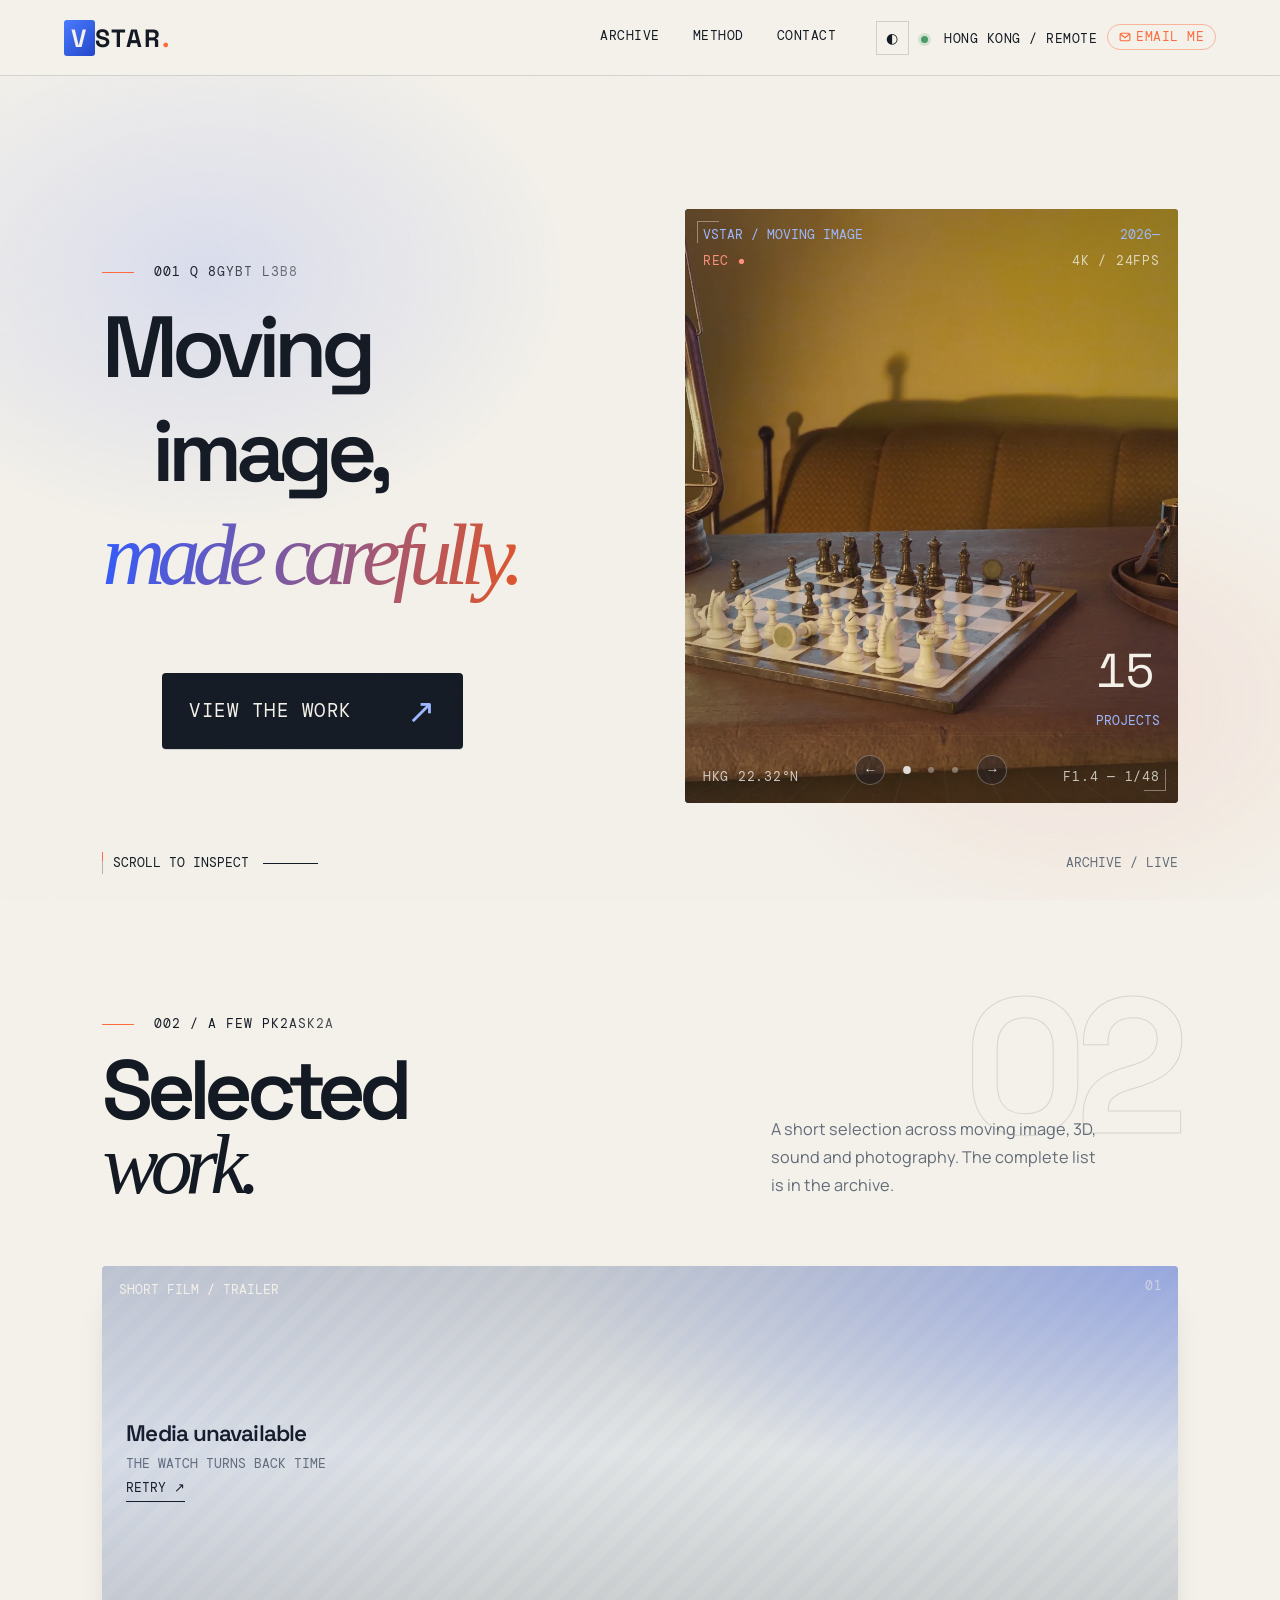
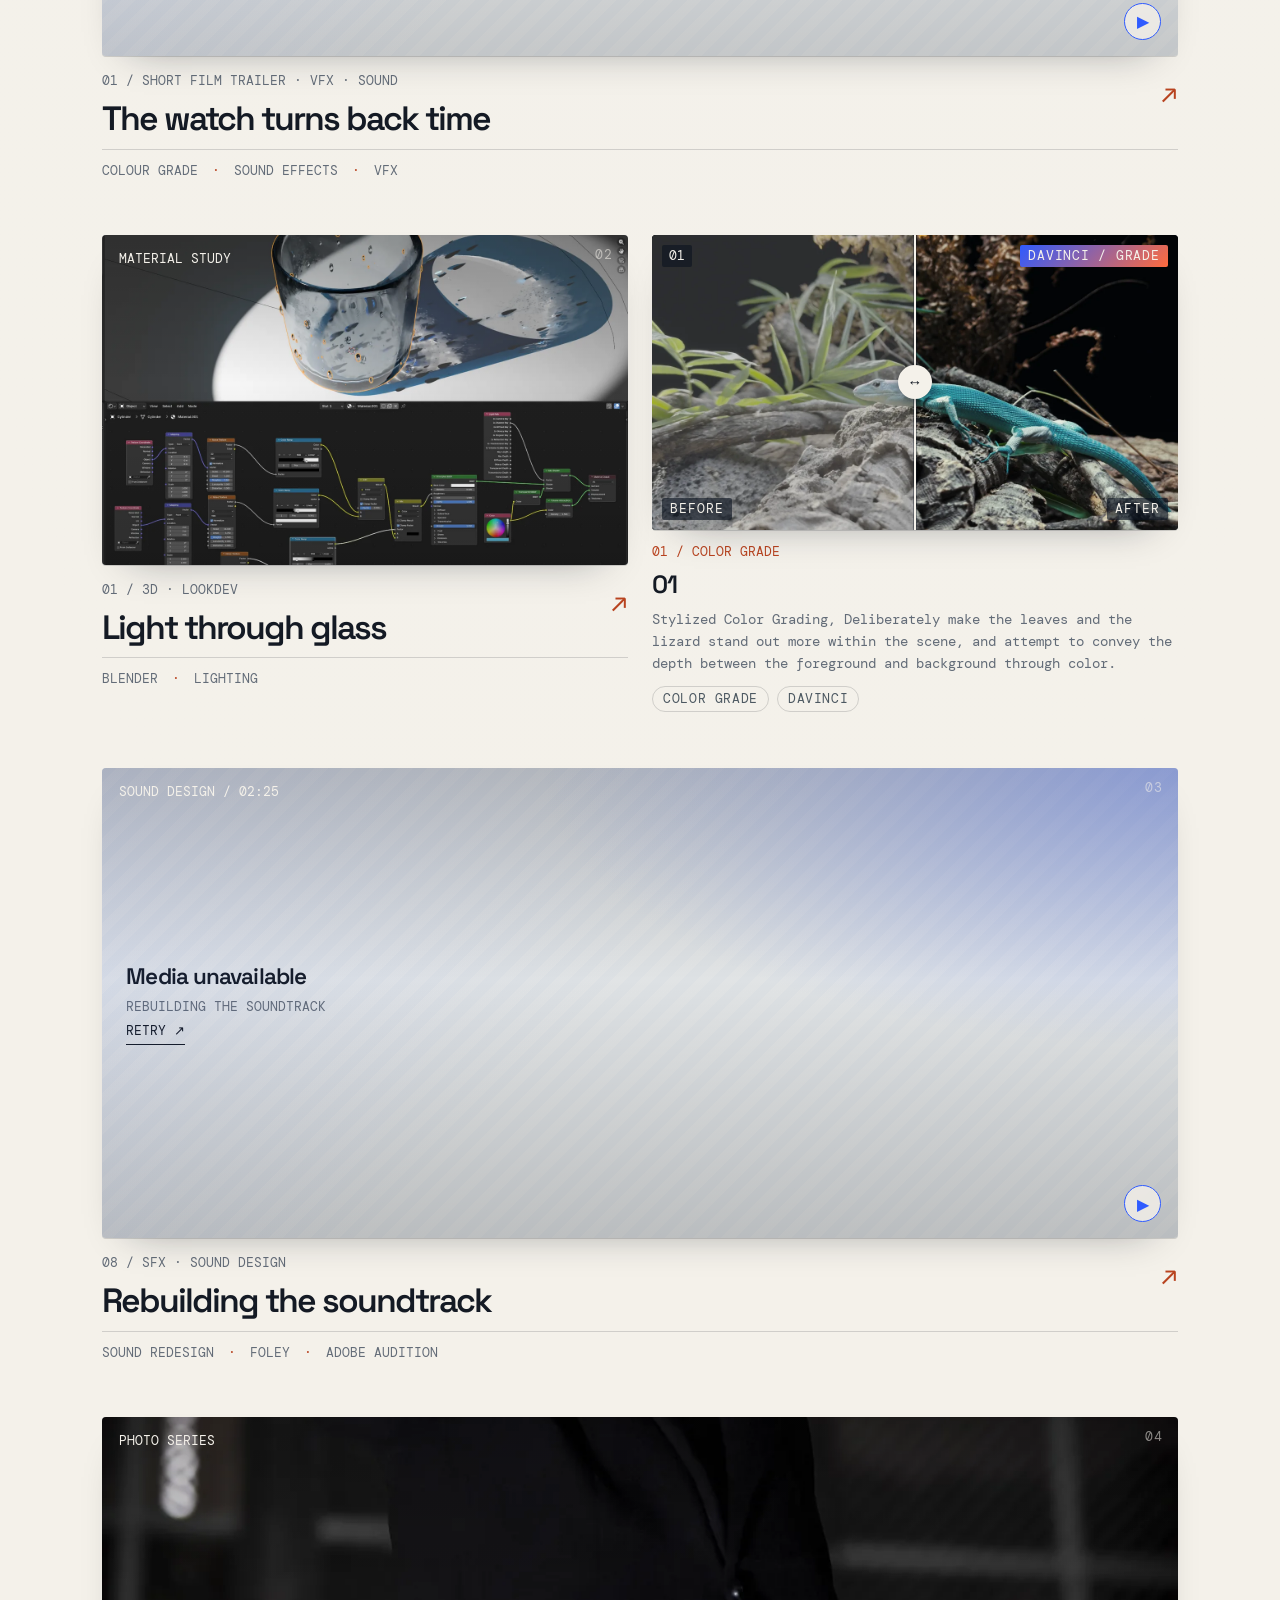
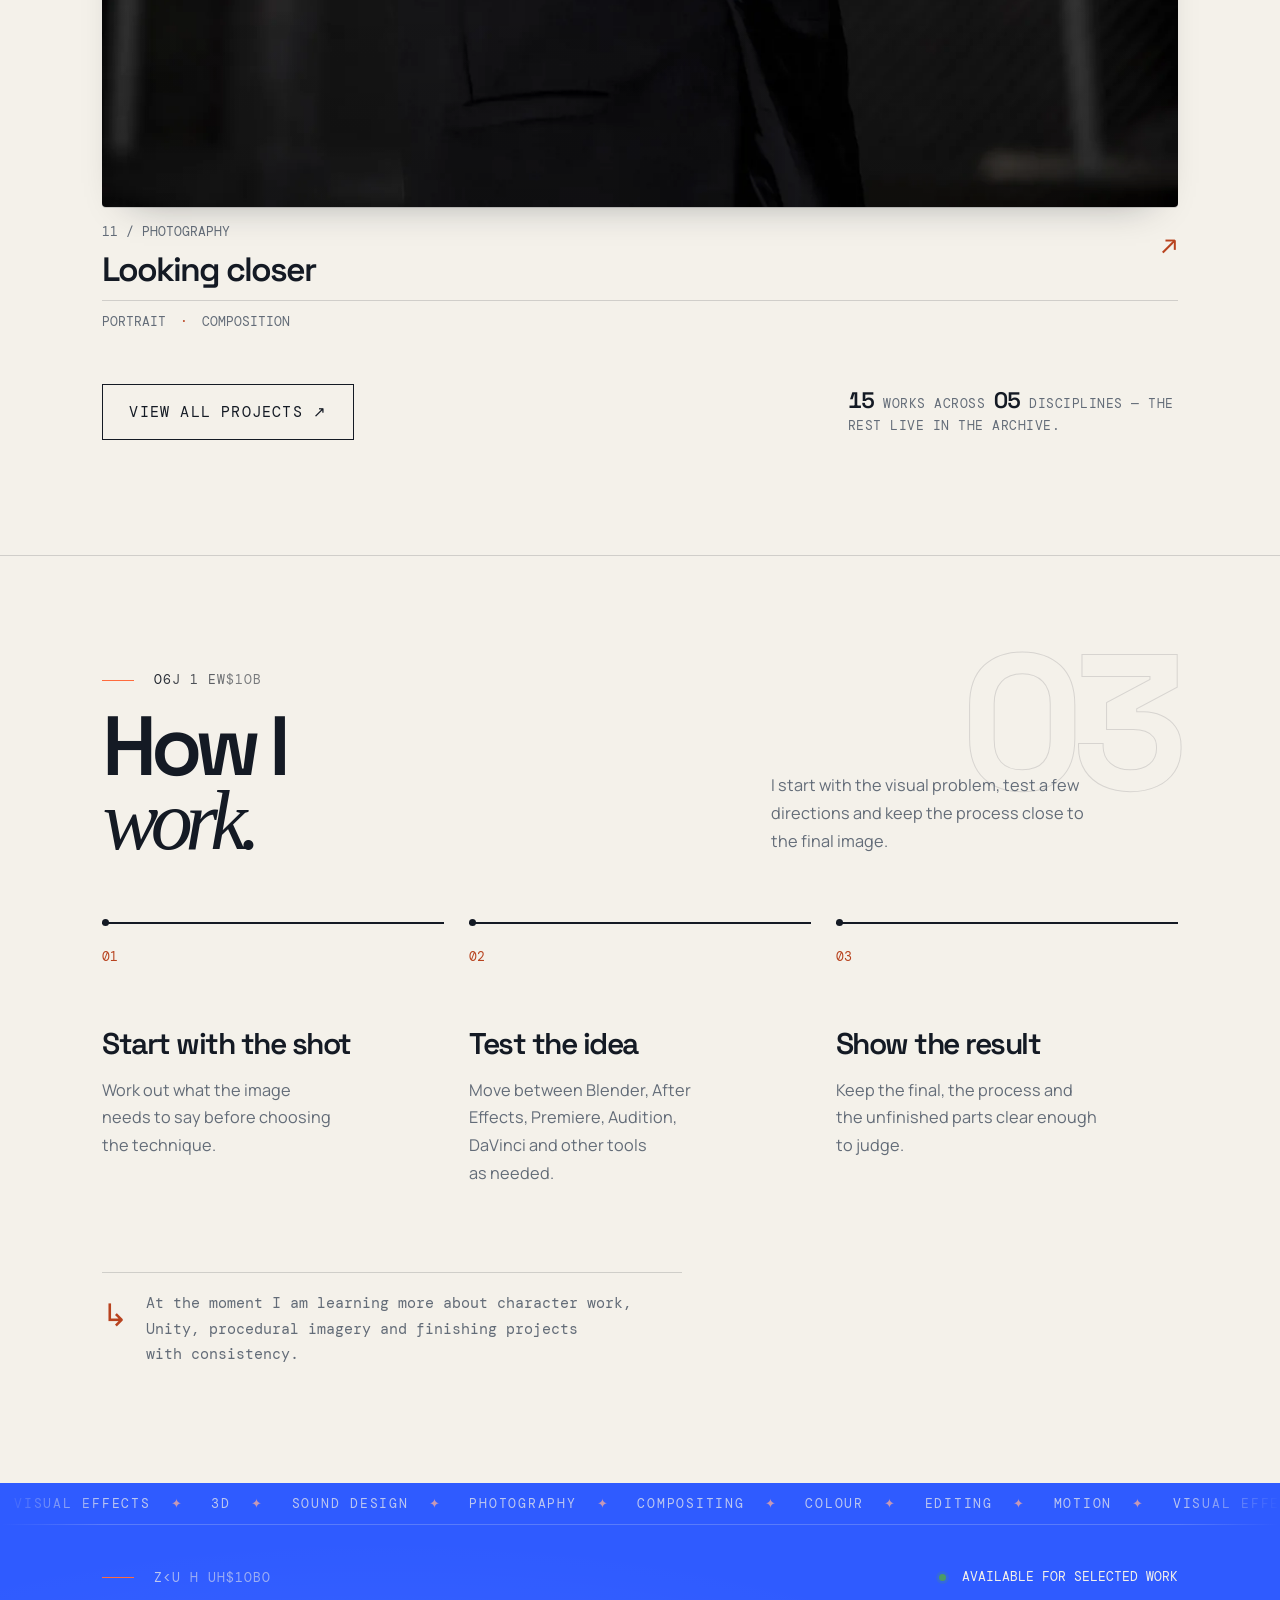
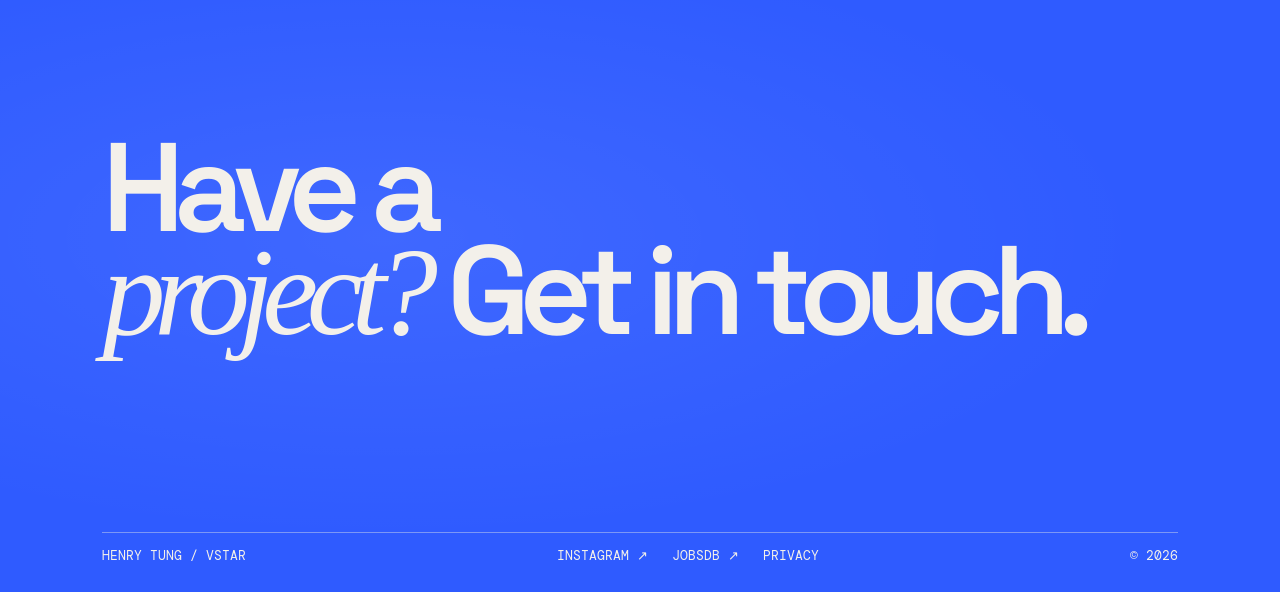
<file: index.html>
<!doctype html>
<html lang="en">
  <head>
    <meta charset="UTF-8" />
    <meta name="viewport" content="width=device-width, initial-scale=1.0" />
    <meta name="description" content="Henry Tung / Vstar — VFX, 3D, sound and photography portfolio." />
    <title>VSTAR / Visual Systems</title>
    <link rel="icon" type="image/svg+xml" href="./favicon.svg" />
    <meta property="og:title" content="VSTAR / Visual Systems" />
    <meta property="og:description" content="VFX, 3D, sound and photography portfolio by Henry Tung." />
    <meta property="og:type" content="website" />
    <meta property="og:image" content="https://rm-vstar.github.io/og-image.png" />
    <meta name="twitter:card" content="summary_large_image" />
    <link rel="preconnect" href="https://fonts.googleapis.com" />
    <link rel="preconnect" href="https://fonts.gstatic.com" crossorigin />
    <link rel="stylesheet" href="https://fonts.googleapis.com/css2?family=DM+Mono:wght@400;500&family=Manrope:wght@400;500;600;700;800&family=Space+Grotesk:wght@500;600;700&display=swap" />
    <script>
      // Apply the theme before first paint to avoid a flash of the wrong theme.
      // Stored modes: 'auto' (follow the system), 'light', 'dark'. Legacy 'dark'/'light' values are honored.
      try {
        var stored = localStorage.getItem('vstar-theme');
        var mode = stored || 'auto';
        var dark = mode === 'dark' || (mode === 'auto' && window.matchMedia('(prefers-color-scheme: dark)').matches);
        // Set explicitly for both themes: the token bridge keys off [data-theme].
        document.documentElement.dataset.theme = dark ? 'dark' : 'light';
      } catch (e) { /* storage unavailable */ }
    </script>
    <script type="module" crossorigin src="./assets/index-CgYi6fW6.js"></script>
    <link rel="stylesheet" crossorigin href="./assets/index-BZSnSCNw.css">
  </head>
  <body>
    <div id="root"></div>
  </body>
</html>
</file>
<file: assets/index-BZSnSCNw.css>
:root[data-theme]{--foreground:#141a24;--foreground-subtle:#636c78;--foreground-muted:#636c78;--foreground-strong:#141a24;--foreground-emphasis:#141a24;--foreground-intense:#000;--foreground-inverse:#f4f1ea;--background:#f4f1ea;--background-subtle:#f1eee6;--background-muted:#dde1e4;--background-strong:#d5d9dc;--background-inverse:#0a0f1a;--border:#141a2429;--border-muted:#141a2417;--border-strong:#141a2447;--border-emphasis:#141a246b;--border-intense:#141a24;--border-inverse:#f4f1ea;--border-overlay:#141a2417;--primary:#2f5bff;--primary-subtle:#2f5bff14;--primary-soft:#2f5bff29;--primary-muted:#2447c9;--primary-strong:#1b3598;--primary-foreground:#f4f1ea;--secondary:#ff6b3d;--secondary-subtle:#ff6b3d1a;--secondary-soft:#ff6b3d33;--secondary-muted:#e0552a;--secondary-strong:#b8431f;--secondary-foreground:#f4f1ea;--radius:4px}:root[data-theme=dark]{--foreground:#f4f1ea;--foreground-subtle:#a8b1b8;--foreground-muted:#a8b1b8;--foreground-strong:#f4f1ea;--foreground-emphasis:#f4f1ea;--foreground-intense:#fff;--foreground-inverse:#0a0f1a;--background:#0a0f1a;--background-subtle:#0e1626;--background-muted:#141d30;--background-strong:#1c2a44;--background-inverse:#f4f1ea;--border:#f4f1ea33;--border-muted:#f4f1ea1f;--border-strong:#f4f1ea52;--border-emphasis:#f4f1ea80;--border-intense:#f4f1ea;--border-inverse:#0a0f1a;--border-overlay:#f4f1ea1f;--primary:#7fa8ff;--primary-subtle:#7fa8ff1a;--primary-soft:#7fa8ff33;--primary-muted:#9db8ff;--primary-strong:#c0d0ff;--primary-foreground:#0a0f1a;--secondary:#ffa07a;--secondary-subtle:#ffa07a1a;--secondary-soft:#ffa07a33;--secondary-muted:#ffb09a;--secondary-strong:#ffc9b0;--secondary-foreground:#0a0f1a}@layer properties{@supports (((-webkit-hyphens:none)) and (not (margin-trim:inline))) or ((-moz-orient:inline) and (not (color:rgb(from red r g b)))){*,:before,:after,::backdrop{--tw-border-spacing-x:0;--tw-border-spacing-y:0;--tw-translate-x:0;--tw-translate-y:0;--tw-translate-z:0;--tw-rotate-x:initial;--tw-rotate-y:initial;--tw-rotate-z:initial;--tw-skew-x:initial;--tw-skew-y:initial;--tw-pan-x:initial;--tw-pan-y:initial;--tw-pinch-zoom:initial;--tw-space-y-reverse:0;--tw-space-x-reverse:0;--tw-border-style:solid;--tw-leading:initial;--tw-font-weight:initial;--tw-ordinal:initial;--tw-slashed-zero:initial;--tw-numeric-figure:initial;--tw-numeric-spacing:initial;--tw-numeric-fraction:initial;--tw-shadow:0 0 #0000;--tw-shadow-color:initial;--tw-shadow-alpha:100%;--tw-inset-shadow:0 0 #0000;--tw-inset-shadow-color:initial;--tw-inset-shadow-alpha:100%;--tw-ring-color:initial;--tw-ring-shadow:0 0 #0000;--tw-inset-ring-color:initial;--tw-inset-ring-shadow:0 0 #0000;--tw-ring-inset:initial;--tw-ring-offset-width:0px;--tw-ring-offset-color:#fff;--tw-ring-offset-shadow:0 0 #0000;--tw-outline-style:solid;--tw-blur:initial;--tw-brightness:initial;--tw-contrast:initial;--tw-grayscale:initial;--tw-hue-rotate:initial;--tw-invert:initial;--tw-opacity:initial;--tw-saturate:initial;--tw-sepia:initial;--tw-drop-shadow:initial;--tw-drop-shadow-color:initial;--tw-drop-shadow-alpha:100%;--tw-drop-shadow-size:initial;--tw-backdrop-blur:initial;--tw-backdrop-brightness:initial;--tw-backdrop-contrast:initial;--tw-backdrop-grayscale:initial;--tw-backdrop-hue-rotate:initial;--tw-backdrop-invert:initial;--tw-backdrop-opacity:initial;--tw-backdrop-saturate:initial;--tw-backdrop-sepia:initial;--tw-duration:initial;--tw-ease:initial;--tw-scale-x:1;--tw-scale-y:1;--tw-scale-z:1;--tw-content:"";--gradient-glow-rotation:0deg;--border-beam-angle:0deg}}}@layer theme{:root,:host{--font-sans:var(--font-sans);--font-mono:var(--font-mono);--color-black:#000;--color-white:#fff;--spacing:.25rem;--text-xs:.75rem;--text-3xl:1.75rem;--font-weight-normal:400;--font-weight-medium:500;--font-weight-semibold:600;--leading-tight:1.25;--leading-snug:1.375;--leading-normal:1.5;--leading-relaxed:1.625;--leading-loose:2;--radius-xs:var(--radius-xs);--radius-sm:var(--radius-sm);--radius-md:var(--radius-md);--radius-lg:var(--radius-lg);--radius-xl:var(--radius-xl);--radius-2xl:var(--radius-2xl);--radius-3xl:var(--radius-3xl);--radius-4xl:var(--radius-4xl);--shadow-md:0 4px 8px -2px var(--shadow-color);--ease-in:cubic-bezier(.4, 0, 1, 1);--ease-out:cubic-bezier(0, 0, .2, 1);--ease-in-out:cubic-bezier(.4, 0, .2, 1);--animate-pulse:pulse 2s cubic-bezier(.4, 0, .6, 1) infinite;--blur-sm:8px;--blur-md:12px;--blur-lg:16px;--blur-xl:24px;--blur-2xl:40px;--blur-3xl:64px;--default-transition-duration:.15s;--default-transition-timing-function:cubic-bezier(.4, 0, .2, 1);--default-font-family:var(--font-sans);--default-mono-font-family:var(--font-mono);--shadow:var(--shadow-md);--radius:var(--radius);--color-border-intense:var(--border-intense);--radius-4xs:var(--radius-4xs);--radius-3xs:var(--radius-3xs);--radius-2xs:var(--radius-2xs);--opacity-disabled:var(--opacity-disabled)}}@layer base{@supports (not ((-webkit-appearance:-apple-pay-button))) or (contain-intrinsic-size:1px){::placeholder{color:currentColor}@supports (color:color-mix(in lab, red, red)){::placeholder{color:color-mix(in oklab, currentcolor 50%, transparent)}}}*,:after,:before,::backdrop{box-sizing:border-box;border:0 solid;margin:0;padding:0}::file-selector-button{box-sizing:border-box;border:0 solid;margin:0;padding:0}html,:host{-webkit-text-size-adjust:100%;tab-size:4;line-height:1.5;font-family:var(--default-font-family,-apple-system, BlinkMacSystemFont, "Segoe UI", Roboto, "Helvetica Neue", "Noto Sans", Arial, sans-serif, "Apple Color Emoji", "Segoe UI Emoji", "Segoe UI Symbol", "Noto Color Emoji");font-feature-settings:var(--default-font-feature-settings,normal);font-variation-settings:var(--default-font-variation-settings,normal);-webkit-tap-highlight-color:transparent}hr{height:0;color:inherit;border-top-width:1px}abbr:where([title]){-webkit-text-decoration:underline dotted;text-decoration:underline dotted}h1,h2,h3,h4,h5,h6{font-size:inherit;font-weight:inherit}a{color:inherit;-webkit-text-decoration:inherit;-webkit-text-decoration:inherit;-webkit-text-decoration:inherit;-webkit-text-decoration:inherit;text-decoration:inherit}b,strong{font-weight:bolder}code,kbd,samp,pre{font-family:var(--default-mono-font-family,ui-monospace, SFMono-Regular, Menlo, Monaco, Consolas, "Liberation Mono", "Courier New", monospace);font-feature-settings:var(--default-mono-font-feature-settings,normal);font-variation-settings:var(--default-mono-font-variation-settings,normal);font-size:1em}small{font-size:80%}sub,sup{vertical-align:baseline;font-size:75%;line-height:0;position:relative}sub{bottom:-.25em}sup{top:-.5em}table{text-indent:0;border-color:inherit;border-collapse:collapse}:-moz-focusring:where(:not(iframe)){outline:auto}progress{vertical-align:baseline}summary{display:list-item}ol,ul,menu{list-style:none}img,svg,video,canvas,audio,iframe,embed,object{vertical-align:middle;display:block}img,video{max-width:100%;height:auto}button,input,select,optgroup,textarea{font:inherit;font-feature-settings:inherit;font-variation-settings:inherit;letter-spacing:inherit;color:inherit;opacity:1;background-color:#0000;border-radius:0}::file-selector-button{font:inherit;font-feature-settings:inherit;font-variation-settings:inherit;letter-spacing:inherit;color:inherit;opacity:1;background-color:#0000;border-radius:0}:where(select:is([multiple],[size])) optgroup{font-weight:bolder}:where(select:is([multiple],[size])) optgroup option{padding-inline-start:20px}::file-selector-button{margin-inline-end:4px}::placeholder{opacity:1}@supports (not ((-webkit-appearance:-apple-pay-button))) or (contain-intrinsic-size:1px){::placeholder{color:currentColor}@supports (color:color-mix(in lab, red, red)){::placeholder{color:color-mix(in oklab, currentcolor 50%, transparent)}}}textarea{resize:vertical}::-webkit-search-decoration{-webkit-appearance:none}::-webkit-date-and-time-value{min-height:1lh;text-align:inherit}::-webkit-datetime-edit{display:inline-flex}::-webkit-datetime-edit-fields-wrapper{padding:0}::-webkit-datetime-edit{padding-block:0}::-webkit-datetime-edit-year-field{padding-block:0}::-webkit-datetime-edit-month-field{padding-block:0}::-webkit-datetime-edit-day-field{padding-block:0}::-webkit-datetime-edit-hour-field{padding-block:0}::-webkit-datetime-edit-minute-field{padding-block:0}::-webkit-datetime-edit-second-field{padding-block:0}::-webkit-datetime-edit-millisecond-field{padding-block:0}::-webkit-datetime-edit-meridiem-field{padding-block:0}::-webkit-calendar-picker-indicator{line-height:1}:-moz-ui-invalid{box-shadow:none}button,input:where([type=button],[type=reset],[type=submit]){appearance:button}::file-selector-button{appearance:button}::-webkit-inner-spin-button{height:auto}::-webkit-outer-spin-button{height:auto}[hidden]:where(:not([hidden=until-found])){display:none!important}*{border-color:var(--border)}:focus-visible{outline-style:var(--tw-outline-style);outline-width:3px}::selection{background-color:var(--selection-color)}body{background-color:var(--background);min-height:100dvh;color:var(--foreground);-webkit-font-smoothing:antialiased;-moz-osx-font-smoothing:grayscale;position:relative}}@layer components;@layer utilities{.\@container{container-type:inline-size}.pointer-events-auto{pointer-events:auto}.pointer-events-none{pointer-events:none}.invisible{visibility:hidden}.visible{visibility:visible}.skeleton-shimmer{position:relative;overflow:hidden}.skeleton-shimmer:after{content:"";background:linear-gradient(90deg, transparent, var(--skeleton-highlight,currentColor), transparent);position:absolute;inset:0;transform:translate(-100%)}@supports (color:color-mix(in lab, red, red)){.skeleton-shimmer:after{background:linear-gradient(90deg, transparent, var(--skeleton-highlight,color-mix(in oklab, currentColor 12%, transparent)), transparent)}}.skeleton-shimmer:after{animation:1.6s ease-in-out infinite skeleton-shimmer}.sr-only{clip-path:inset(50%);white-space:nowrap;border-width:0;width:1px;height:1px;margin:-1px;padding:0;position:absolute;overflow:hidden}.absolute{position:absolute}.fixed{position:fixed}.relative{position:relative}.static{position:static}.sticky{position:sticky}.inset-0{inset:0}.inset-x-0{inset-inline:0}.inset-y-0{inset-block:0}.inset-s-0{inset-inline-start:0}.inset-e-0{inset-inline-end:0}.inset-e-3{inset-inline-end:calc(var(--spacing) * 3)}.top-0{top:0}.top-3{top:calc(var(--spacing) * 3)}.top-4{top:calc(var(--spacing) * 4)}.top-px{top:1px}.right-0{right:0}.right-4{right:calc(var(--spacing) * 4)}.bottom-0{bottom:0}.bottom-4{bottom:calc(var(--spacing) * 4)}.bottom-px{bottom:1px}.left-0{left:0}.left-1\/2{left:50%}.left-4{left:calc(var(--spacing) * 4)}.isolate{isolation:isolate}.-z-10{z-index:calc(10 * -1)}.z-0{z-index:0}.z-1{z-index:1}.z-10{z-index:10}.z-40{z-index:40}.z-50{z-index:50}.z-\[calc\(1000-var\(--toast-index\)\)\]{z-index:calc(1000 - var(--toast-index))}.container{width:100%}@media (width>=40rem){.container{max-width:40rem}}@media (width>=48rem){.container{max-width:48rem}}@media (width>=64rem){.container{max-width:64rem}}@media (width>=80rem){.container{max-width:80rem}}@media (width>=96rem){.container{max-width:96rem}}.-m-0\.5{margin:calc(var(--spacing) * -.5)}.m-0\.5{margin:calc(var(--spacing) * .5)}.-mx-2{margin-inline:calc(var(--spacing) * -2)}.-mx-5{margin-inline:calc(var(--spacing) * -5)}.my-1\.5{margin-block:calc(var(--spacing) * 1.5)}.-ms-0\.5{margin-inline-start:calc(var(--spacing) * -.5)}.-ms-1{margin-inline-start:calc(var(--spacing) * -1)}.-ms-2\.5{margin-inline-start:calc(var(--spacing) * -2.5)}.-ms-3{margin-inline-start:calc(var(--spacing) * -3)}.-ms-3\.5{margin-inline-start:calc(var(--spacing) * -3.5)}.-ms-4{margin-inline-start:calc(var(--spacing) * -4)}.ms-0{margin-inline-start:0}.ms-3{margin-inline-start:calc(var(--spacing) * 3)}.ms-auto{margin-inline-start:auto}.-me-0\.5{margin-inline-end:calc(var(--spacing) * -.5)}.-me-1{margin-inline-end:calc(var(--spacing) * -1)}.-me-1\.25{margin-inline-end:calc(var(--spacing) * -1.25)}.-me-1\.75{margin-inline-end:calc(var(--spacing) * -1.75)}.-me-2\.5{margin-inline-end:calc(var(--spacing) * -2.5)}.-me-2\.25{margin-inline-end:calc(var(--spacing) * -2.25)}.-me-3{margin-inline-end:calc(var(--spacing) * -3)}.-me-3\.5{margin-inline-end:calc(var(--spacing) * -3.5)}.me-0\.5{margin-inline-end:calc(var(--spacing) * .5)}.me-3{margin-inline-end:calc(var(--spacing) * 3)}.-mt-1{margin-top:calc(var(--spacing) * -1)}.-mt-4{margin-top:calc(var(--spacing) * -4)}.mt-0{margin-top:0}.mt-1{margin-top:var(--spacing)}.mt-1\.5{margin-top:calc(var(--spacing) * 1.5)}.mt-2{margin-top:calc(var(--spacing) * 2)}.-mb-3\.5{margin-bottom:calc(var(--spacing) * -3.5)}.-mb-5{margin-bottom:calc(var(--spacing) * -5)}.mb-1\.5{margin-bottom:calc(var(--spacing) * 1.5)}.block{display:block}.contents{display:contents}.flex{display:flex}.grid{display:grid}.hidden{display:none}.inline{display:inline}.inline-block{display:inline-block}.inline-flex{display:inline-flex}.table{display:table}.table-caption{display:table-caption}.table-cell{display:table-cell}.table-row{display:table-row}.aspect-square{aspect-ratio:1}.size-\(--cell-size\){width:var(--cell-size);height:var(--cell-size)}.size-\(--rating-size\){width:var(--rating-size);height:var(--rating-size)}.size-2\.5{width:calc(var(--spacing) * 2.5);height:calc(var(--spacing) * 2.5)}.size-3{width:calc(var(--spacing) * 3);height:calc(var(--spacing) * 3)}.size-3\.5{width:calc(var(--spacing) * 3.5);height:calc(var(--spacing) * 3.5)}.size-4{width:calc(var(--spacing) * 4);height:calc(var(--spacing) * 4)}.size-4\.5{width:calc(var(--spacing) * 4.5);height:calc(var(--spacing) * 4.5)}.size-5{width:calc(var(--spacing) * 5);height:calc(var(--spacing) * 5)}.size-6{width:calc(var(--spacing) * 6);height:calc(var(--spacing) * 6)}.size-7{width:calc(var(--spacing) * 7);height:calc(var(--spacing) * 7)}.size-8{width:calc(var(--spacing) * 8);height:calc(var(--spacing) * 8)}.size-9{width:calc(var(--spacing) * 9);height:calc(var(--spacing) * 9)}.size-10{width:calc(var(--spacing) * 10);height:calc(var(--spacing) * 10)}.size-11{width:calc(var(--spacing) * 11);height:calc(var(--spacing) * 11)}.size-12{width:calc(var(--spacing) * 12);height:calc(var(--spacing) * 12)}.size-56{width:calc(var(--spacing) * 56);height:calc(var(--spacing) * 56)}.size-\[0\.5em\]{width:.5em;height:.5em}.size-\[1\.12em\]{width:1.12em;height:1.12em}.size-\[1\.125em\]{width:1.125em;height:1.125em}.size-\[1\.778em\]{width:1.778em;height:1.778em}.size-\[1em\]{width:1em;height:1em}.size-\[30\%\]{width:30%;height:30%}.size-\[50\%\]{width:50%;height:50%}.size-\[56\%\]{width:56%;height:56%}.size-\[66\%\]{width:66%;height:66%}.size-auto{width:auto;height:auto}.size-full{width:100%;height:100%}.\[height\:var\(--drawer-height\,auto\)\]{height:var(--drawer-height,auto)}.h-\(--accordion-panel-height\){height:var(--accordion-panel-height)}.h-\(--cell-size\){height:var(--cell-size)}.h-\(--collapsible-panel-height\){height:var(--collapsible-panel-height)}.h-\(--popup-height\){height:var(--popup-height)}.h-\(--positioner-height\){height:var(--positioner-height)}.h-\(--textarea-h\){height:var(--textarea-h)}.h-1{height:var(--spacing)}.h-1\.5{height:calc(var(--spacing) * 1.5)}.h-4{height:calc(var(--spacing) * 4)}.h-5{height:calc(var(--spacing) * 5)}.h-6{height:calc(var(--spacing) * 6)}.h-7{height:calc(var(--spacing) * 7)}.h-8{height:calc(var(--spacing) * 8)}.h-10{height:calc(var(--spacing) * 10)}.h-12{height:calc(var(--spacing) * 12)}.h-\[0\.2em\]\!{height:.2em!important}.h-\[0\.35em\]\!{height:.35em!important}.h-\[1em\]{height:1em}.h-\[calc\(100\%\+\(--spacing\(1\)\)\)\]{height:calc(100% + (var(--spacing)))}.h-\[calc\(100dvh-1\.5rem-var\(--snap-offset\,0\)\)\]{height:calc(100dvh - 1.5rem - var(--snap-offset,0))}.h-\[calc\(100dvh-1rem\)\]{height:calc(100dvh - 1rem)}.h-\[var\(--height\)\]{height:var(--height)}.h-auto{height:auto}.h-full{height:100%}.h-lh{height:1lh}.h-px{height:1px}.max-h-\(--available-height\){max-height:var(--available-height)}.max-h-full{max-height:100%}.min-h-0{min-height:0}.min-h-2{min-height:calc(var(--spacing) * 2)}.min-h-4{min-height:calc(var(--spacing) * 4)}.min-h-16{min-height:calc(var(--spacing) * 16)}.min-h-20{min-height:calc(var(--spacing) * 20)}.min-h-24{min-height:calc(var(--spacing) * 24)}.w-\(--active-tab-width\){width:var(--active-tab-width)}.w-\(--anchor-width\){width:var(--anchor-width)}.w-\(--popup-width\){width:var(--popup-width)}.w-\(--positioner-width\){width:var(--positioner-width)}.w-1\.5{width:calc(var(--spacing) * 1.5)}.w-3{width:calc(var(--spacing) * 3)}.w-4{width:calc(var(--spacing) * 4)}.w-5{width:calc(var(--spacing) * 5)}.w-6{width:calc(var(--spacing) * 6)}.w-7{width:calc(var(--spacing) * 7)}.w-7\.5{width:calc(var(--spacing) * 7.5)}.w-8{width:calc(var(--spacing) * 8)}.w-9\.5{width:calc(var(--spacing) * 9.5)}.w-10{width:calc(var(--spacing) * 10)}.w-11\.5{width:calc(var(--spacing) * 11.5)}.w-12{width:calc(var(--spacing) * 12)}.w-18{width:calc(var(--spacing) * 18)}.w-24{width:calc(var(--spacing) * 24)}.w-30{width:calc(var(--spacing) * 30)}.w-35{width:calc(var(--spacing) * 35)}.w-90{width:calc(var(--spacing) * 90)}.w-96{width:calc(var(--spacing) * 96)}.w-100{width:calc(var(--spacing) * 100)}.w-150{width:calc(var(--spacing) * 150)}.w-\[0\.8em\]\!{width:.8em!important}.w-\[1\.4em\]\!{width:1.4em!important}.w-\[calc\(100\%-var\(--border-width\)\*2\)\]{width:calc(100% - var(--border-width) * 2)}.w-\[calc\(var\(--anchor-width\)\+1rem\)\]{width:calc(var(--anchor-width) + 1rem)}.w-auto{width:auto}.w-fit{width:fit-content}.w-full{width:100%}.w-max{width:max-content}.w-px{width:1px}.max-w-\(--available-width\){max-width:var(--available-width)}.max-w-60{max-width:calc(var(--spacing) * 60)}.max-w-80{max-width:calc(var(--spacing) * 80)}.max-w-\[calc\(100vw-2rem\)\]{max-width:calc(100vw - 2rem)}.max-w-full{max-width:100%}.max-w-none{max-width:none}.min-w-0{min-width:0}.min-w-2{min-width:calc(var(--spacing) * 2)}.min-w-3\.5{min-width:calc(var(--spacing) * 3.5)}.min-w-4{min-width:calc(var(--spacing) * 4)}.min-w-5{min-width:calc(var(--spacing) * 5)}.min-w-6{min-width:calc(var(--spacing) * 6)}.min-w-6\.5{min-width:calc(var(--spacing) * 6.5)}.min-w-7{min-width:calc(var(--spacing) * 7)}.min-w-8{min-width:calc(var(--spacing) * 8)}.min-w-8\.5{min-width:calc(var(--spacing) * 8.5)}.min-w-10{min-width:calc(var(--spacing) * 10)}.min-w-10\.5{min-width:calc(var(--spacing) * 10.5)}.min-w-12{min-width:calc(var(--spacing) * 12)}.min-w-15{min-width:calc(var(--spacing) * 15)}.min-w-36{min-width:calc(var(--spacing) * 36)}.min-w-40{min-width:calc(var(--spacing) * 40)}.min-w-48{min-width:calc(var(--spacing) * 48)}.min-w-50{min-width:calc(var(--spacing) * 50)}.min-w-56{min-width:calc(var(--spacing) * 56)}.flex-1{flex:1}.shrink{flex-shrink:1}.shrink-0{flex-shrink:0}.grow{flex-grow:1}.grow-0{flex-grow:0}.basis-full{flex-basis:100%}.caption-bottom{caption-side:bottom}.caption-top{caption-side:top}.border-collapse{border-collapse:collapse}.border-separate{border-collapse:separate}.border-spacing-0{--tw-border-spacing-x:0px;--tw-border-spacing-y:0px;border-spacing:var(--tw-border-spacing-x) var(--tw-border-spacing-y)}.origin-\(--transform-origin\){transform-origin:var(--transform-origin)}.origin-bottom{transform-origin:bottom}.origin-center{transform-origin:50%}.origin-left{transform-origin:0}.origin-right{transform-origin:100%}.origin-top{transform-origin:top}.-translate-x-1\/2{--tw-translate-x:calc(calc(1 / 2 * 100%) * -1);translate:var(--tw-translate-x) var(--tw-translate-y)}.-translate-y-1\/2{--tw-translate-y:calc(calc(1 / 2 * 100%) * -1);translate:var(--tw-translate-x) var(--tw-translate-y)}.-translate-y-full{--tw-translate-y:-100%;translate:var(--tw-translate-x) var(--tw-translate-y)}.translate-y-\[calc\(-50\%-2px\)\]{--tw-translate-y:calc(-50% - 2px);translate:var(--tw-translate-x) var(--tw-translate-y)}.-rotate-90{rotate:-90deg}.rotate-45{rotate:45deg}.rotate-90{rotate:90deg}.rotate-180{rotate:180deg}.\[transform\:translateX\(calc\(var\(--drawer-swipe-movement-x\)\+var\(--stack-offset\)\)\)_scale\(var\(--stack-scale\)\)\]{transform:translateX(calc(var(--drawer-swipe-movement-x) + var(--stack-offset))) scale(var(--stack-scale))}.\[transform\:translateX\(calc\(var\(--drawer-swipe-movement-x\)-var\(--stack-offset\)\)\)_scale\(var\(--stack-scale\)\)\]{transform:translateX(calc(var(--drawer-swipe-movement-x) - var(--stack-offset))) scale(var(--stack-scale))}.\[transform\:translateX\(var\(--toast-swipe-movement-x\)\)_translateY\(calc\(var\(--toast-swipe-movement-y\)\+\(var\(--toast-index\)\*var\(--peek\)\)\+\(var\(--shrink\)\*var\(--height\)\)\)\)_scale\(var\(--scale\)\)\]{transform:translateX(var(--toast-swipe-movement-x)) translateY(calc(var(--toast-swipe-movement-y) + (var(--toast-index) * var(--peek)) + (var(--shrink) * var(--height)))) scale(var(--scale))}.\[transform\:translateX\(var\(--toast-swipe-movement-x\)\)_translateY\(calc\(var\(--toast-swipe-movement-y\)-\(var\(--toast-index\)\*var\(--peek\)\)-\(var\(--shrink\)\*var\(--height\)\)\)\)_scale\(var\(--scale\)\)\]{transform:translateX(var(--toast-swipe-movement-x)) translateY(calc(var(--toast-swipe-movement-y) - (var(--toast-index) * var(--peek)) - (var(--shrink) * var(--height)))) scale(var(--scale))}.\[transform\:translateY\(calc\(var\(--drawer-snap-point-offset\,0px\)\+var\(--drawer-swipe-movement-y\)\)\)\]{transform:translateY(calc(var(--drawer-snap-point-offset,0px) + var(--drawer-swipe-movement-y)))}.\[transform\:translateY\(calc\(var\(--drawer-swipe-movement-y\)\+var\(--stack-offset\)\)\)_scale\(var\(--stack-scale\)\)\]{transform:translateY(calc(var(--drawer-swipe-movement-y) + var(--stack-offset))) scale(var(--stack-scale))}.\[transform\:translateY\(calc\(var\(--drawer-swipe-movement-y\)-var\(--stack-offset\)\)\)_scale\(var\(--stack-scale\)\)\]{transform:translateY(calc(var(--drawer-swipe-movement-y) - var(--stack-offset))) scale(var(--stack-scale))}.transform{transform:var(--tw-rotate-x,) var(--tw-rotate-y,) var(--tw-rotate-z,) var(--tw-skew-x,) var(--tw-skew-y,)}.transform-gpu{transform:translateZ(0) var(--tw-rotate-x,) var(--tw-rotate-y,) var(--tw-rotate-z,) var(--tw-skew-x,) var(--tw-skew-y,)}.animate-\[toast-progress_linear_forwards\]{animation:linear forwards toast-progress}.animate-ping-paced{animation:2.5s cubic-bezier(0,0,.2,1) infinite ping-paced}.cursor-default{cursor:default}.cursor-not-allowed{cursor:not-allowed}.cursor-pointer{cursor:pointer}.touch-pan-x{--tw-pan-x:pan-x;touch-action:var(--tw-pan-x,) var(--tw-pan-y,) var(--tw-pinch-zoom,)}.touch-pan-y{--tw-pan-y:pan-y;touch-action:var(--tw-pan-x,) var(--tw-pan-y,) var(--tw-pinch-zoom,)}.touch-pinch-zoom{--tw-pinch-zoom:pinch-zoom;touch-action:var(--tw-pan-x,) var(--tw-pan-y,) var(--tw-pinch-zoom,)}.touch-none{touch-action:none}.resize{resize:both}.resize-none{resize:none}.resize-y{resize:vertical}.scrollbar-none{scrollbar-width:none}.\[grid-template-columns\:auto_1fr_auto\]{grid-template-columns:auto 1fr auto}.grid-cols-\[1fr_auto\]{grid-template-columns:1fr auto}.grid-cols-\[auto_1fr_auto\]{grid-template-columns:auto 1fr auto}.grid-rows-\[0fr\]{grid-template-rows:0fr}.flex-col{flex-direction:column}.flex-col-reverse{flex-direction:column-reverse}.flex-row{flex-direction:row}.flex-row-reverse{flex-direction:row-reverse}.flex-wrap{flex-wrap:wrap}.place-items-center{place-items:center}.items-center{align-items:center}.items-end{align-items:flex-end}.items-start{align-items:flex-start}.items-stretch{align-items:stretch}.justify-between{justify-content:space-between}.justify-center{justify-content:center}.justify-end{justify-content:flex-end}.justify-start{justify-content:flex-start}.gap-0\.5{gap:calc(var(--spacing) * .5)}.gap-0\.75{gap:calc(var(--spacing) * .75)}.gap-1{gap:var(--spacing)}.gap-1\.5{gap:calc(var(--spacing) * 1.5)}.gap-1\.25{gap:calc(var(--spacing) * 1.25)}.gap-2{gap:calc(var(--spacing) * 2)}.gap-2\.5{gap:calc(var(--spacing) * 2.5)}.gap-3{gap:calc(var(--spacing) * 3)}.gap-3\.5{gap:calc(var(--spacing) * 3.5)}.gap-4{gap:calc(var(--spacing) * 4)}.gap-4\.5{gap:calc(var(--spacing) * 4.5)}.gap-6{gap:calc(var(--spacing) * 6)}.gap-7{gap:calc(var(--spacing) * 7)}.gap-\[3\%\]{gap:3%}:where(.-space-y-\(--border-width\)>:not(:last-child)){--tw-space-y-reverse:0;margin-block-start:calc(calc(var(--border-width) * -1) * var(--tw-space-y-reverse));margin-block-end:calc(calc(var(--border-width) * -1) * calc(1 - var(--tw-space-y-reverse)))}:where(.space-y-\(--border-width\)>:not(:last-child)){--tw-space-y-reverse:0;margin-block-start:calc(var(--border-width) * var(--tw-space-y-reverse));margin-block-end:calc(var(--border-width) * calc(1 - var(--tw-space-y-reverse)))}:where(.space-y-\[-0\.2em\]>:not(:last-child)){--tw-space-y-reverse:0;margin-block-start:calc(-.2em * var(--tw-space-y-reverse));margin-block-end:calc(-.2em * calc(1 - var(--tw-space-y-reverse)))}.gap-x-0{column-gap:0}.gap-x-2{column-gap:calc(var(--spacing) * 2)}:where(.-space-x-\(--border-width\)>:not(:last-child)){--tw-space-x-reverse:0;margin-inline-start:calc(calc(var(--border-width) * -1) * var(--tw-space-x-reverse));margin-inline-end:calc(calc(var(--border-width) * -1) * calc(1 - var(--tw-space-x-reverse)))}:where(.space-x-\(--border-width\)>:not(:last-child)){--tw-space-x-reverse:0;margin-inline-start:calc(var(--border-width) * var(--tw-space-x-reverse));margin-inline-end:calc(var(--border-width) * calc(1 - var(--tw-space-x-reverse)))}:where(.space-x-\[-0\.2em\]>:not(:last-child)){--tw-space-x-reverse:0;margin-inline-start:calc(-.2em * var(--tw-space-x-reverse));margin-inline-end:calc(-.2em * calc(1 - var(--tw-space-x-reverse)))}.gap-y-1\.5{row-gap:calc(var(--spacing) * 1.5)}.gap-y-2{row-gap:calc(var(--spacing) * 2)}.self-center{align-self:center}.self-start{align-self:flex-start}.self-stretch{align-self:stretch}.truncate{text-overflow:ellipsis;white-space:nowrap;overflow:hidden}.overflow-auto{overflow:auto}.overflow-hidden{overflow:hidden}.overflow-visible{overflow:visible}.overflow-x-hidden{overflow-x:hidden}.overflow-y-auto{overflow-y:auto}.overscroll-contain{overscroll-behavior:contain}.rounded{border-radius:var(--radius)}.rounded-\(--card-radius\){border-radius:var(--card-radius)}.rounded-2xl{border-radius:var(--radius-2xl)}.rounded-2xs{border-radius:var(--radius-2xs)}.rounded-3xs{border-radius:var(--radius-3xs)}.rounded-4xs{border-radius:var(--radius-4xs)}.rounded-\[2px\]{border-radius:2px}.rounded-\[3px\]{border-radius:3px}.rounded-\[calc\(tan\(atan2\(var\(--radius-3xs\)\,1rem\)\)\*100\%\)\]{border-radius:calc(tan(atan2(var(--radius-3xs), 1rem)) * 100%)}.rounded-\[calc\(tan\(atan2\(var\(--radius-md\)\,2\.5rem\)\)\*100\%\)\]{border-radius:calc(tan(atan2(var(--radius-md), 2.5rem)) * 100%)}.rounded-\[calc\(tan\(atan2\(var\(--radius-sm\)\,2rem\)\)\*100\%\)\]{border-radius:calc(tan(atan2(var(--radius-sm), 2rem)) * 100%)}.rounded-\[calc\(var\(--card-radius\)\*4\/3\)\]{border-radius:calc(var(--card-radius) * 4 / 3)}.rounded-\[calc\(var\(--radius-2xl\)\*5\/6\)\]{border-radius:calc(var(--radius-2xl) * 5 / 6)}.rounded-\[calc\(var\(--radius-xs\)-0\.0625rem\)\]{border-radius:calc(var(--radius-xs) - .0625rem)}.rounded-\[inherit\]{border-radius:inherit}.rounded-full{border-radius:2147483647px}.rounded-lg{border-radius:var(--radius-lg)}.rounded-md{border-radius:var(--radius-md)}.rounded-none{border-radius:0}.rounded-sm{border-radius:var(--radius-sm)}.rounded-xl{border-radius:var(--radius-xl)}.rounded-xs{border-radius:var(--radius-xs)}.rounded-s-md{border-start-start-radius:var(--radius-md);border-end-start-radius:var(--radius-md)}.rounded-s-sm{border-start-start-radius:var(--radius-sm);border-end-start-radius:var(--radius-sm)}.rounded-s-xs{border-start-start-radius:var(--radius-xs);border-end-start-radius:var(--radius-xs)}.rounded-e-md{border-start-end-radius:var(--radius-md);border-end-end-radius:var(--radius-md)}.rounded-e-sm{border-start-end-radius:var(--radius-sm);border-end-end-radius:var(--radius-sm)}.rounded-e-xs{border-start-end-radius:var(--radius-xs);border-end-end-radius:var(--radius-xs)}.rounded-t-\[min\(var\(--radius-3xs\)\,35\%\)\]{border-top-left-radius:min(var(--radius-3xs), 35%);border-top-right-radius:min(var(--radius-3xs), 35%)}.rounded-t-none{border-top-left-radius:0;border-top-right-radius:0}.rounded-b-\[inherit\]{border-bottom-right-radius:inherit;border-bottom-left-radius:inherit}.rounded-b-\[min\(var\(--radius-3xs\)\,35\%\)\]{border-bottom-right-radius:min(var(--radius-3xs), 35%);border-bottom-left-radius:min(var(--radius-3xs), 35%)}.rounded-b-none{border-bottom-right-radius:0;border-bottom-left-radius:0}.border{border-style:var(--tw-border-style);border-width:var(--border-width)}.border-2{border-style:var(--tw-border-style);border-width:2px}.border-3{border-style:var(--tw-border-style);border-width:3px}.border-s{border-inline-start-style:var(--tw-border-style);border-inline-start-width:var(--border-width)}.border-dashed{--tw-border-style:dashed;border-style:dashed}.border-double{--tw-border-style:double;border-style:double}.border-solid{--tw-border-style:solid;border-style:solid}.border-border{border-color:var(--border)}.border-border-inverse{border-color:var(--border-inverse)}.border-border-muted{border-color:var(--border-muted)}.border-border-overlay{border-color:var(--border-overlay)}.border-border-strong{border-color:var(--border-strong)}.border-current{border-color:currentColor}.border-error-soft{border-color:var(--error-soft)}.border-info-soft{border-color:var(--info-soft)}.border-primary{border-color:var(--primary)}.border-primary-soft{border-color:var(--primary-soft)}.border-secondary-soft{border-color:var(--secondary-soft)}.border-success-soft{border-color:var(--success-soft)}.border-transparent{border-color:#0000}.border-warning-soft{border-color:var(--warning-soft)}.border-white{border-color:var(--color-white)}.border-white\/15{border-color:#ffffff26}@supports (color:color-mix(in lab, red, red)){.border-white\/15{border-color:color-mix(in oklab, var(--color-white) 15%, transparent)}}.border-white\/25{border-color:#ffffff40}@supports (color:color-mix(in lab, red, red)){.border-white\/25{border-color:color-mix(in oklab, var(--color-white) 25%, transparent)}}.bg-\(--progress-color\){background-color:var(--progress-color)}.bg-\(--sparkline-color\){background-color:var(--sparkline-color)}.bg-background{background-color:var(--background)}.bg-background-inverse{background-color:var(--background-inverse)}.bg-background-muted{background-color:var(--background-muted)}.bg-background-strong{background-color:var(--background-strong)}.bg-background-subtle{background-color:var(--background-subtle)}.bg-black\/30{background-color:#0000004d}@supports (color:color-mix(in lab, red, red)){.bg-black\/30{background-color:color-mix(in oklab, var(--color-black) 30%, transparent)}}.bg-border{background-color:var(--border)}.bg-border-strong{background-color:var(--border-strong)}.bg-current,.bg-current\/7{background-color:currentColor}@supports (color:color-mix(in lab, red, red)){.bg-current\/7{background-color:color-mix(in oklab, currentcolor 7%, transparent)}}.bg-current\/10{background-color:currentColor}@supports (color:color-mix(in lab, red, red)){.bg-current\/10{background-color:color-mix(in oklab, currentcolor 10%, transparent)}}.bg-current\/11{background-color:currentColor}@supports (color:color-mix(in lab, red, red)){.bg-current\/11{background-color:color-mix(in oklab, currentcolor 11%, transparent)}}.bg-current\/12{background-color:currentColor}@supports (color:color-mix(in lab, red, red)){.bg-current\/12{background-color:color-mix(in oklab, currentcolor 12%, transparent)}}.bg-current\/28{background-color:currentColor}@supports (color:color-mix(in lab, red, red)){.bg-current\/28{background-color:color-mix(in oklab, currentcolor 28%, transparent)}}.bg-current\/40{background-color:currentColor}@supports (color:color-mix(in lab, red, red)){.bg-current\/40{background-color:color-mix(in oklab, currentcolor 40%, transparent)}}.bg-current\/58{background-color:currentColor}@supports (color:color-mix(in lab, red, red)){.bg-current\/58{background-color:color-mix(in oklab, currentcolor 58%, transparent)}}.bg-error{background-color:var(--error)}.bg-error-emphasis{background-color:var(--error-emphasis)}.bg-error-muted{background-color:var(--error-muted)}.bg-error-subtle{background-color:var(--error-subtle)}.bg-foreground-intense{background-color:var(--foreground-intense)}.bg-info-muted{background-color:var(--info-muted)}.bg-info-subtle{background-color:var(--info-subtle)}.bg-primary{background-color:var(--primary)}.bg-primary-foreground{background-color:var(--primary-foreground)}.bg-primary-subtle{background-color:var(--primary-subtle)}.bg-secondary{background-color:var(--secondary)}.bg-secondary-muted{background-color:var(--secondary-muted)}.bg-secondary-subtle{background-color:var(--secondary-subtle)}.bg-success-emphasis{background-color:var(--success-emphasis)}.bg-success-muted{background-color:var(--success-muted)}.bg-success-subtle{background-color:var(--success-subtle)}.bg-transparent{background-color:#0000}.bg-warning-emphasis{background-color:var(--warning-emphasis)}.bg-warning-muted{background-color:var(--warning-muted)}.bg-warning-subtle{background-color:var(--warning-subtle)}.bg-white{background-color:var(--color-white)}.bg-white\/10{background-color:#ffffff1a}@supports (color:color-mix(in lab, red, red)){.bg-white\/10{background-color:color-mix(in oklab, var(--color-white) 10%, transparent)}}.bg-white\/25{background-color:#ffffff40}@supports (color:color-mix(in lab, red, red)){.bg-white\/25{background-color:color-mix(in oklab, var(--color-white) 25%, transparent)}}.mask-intersect{-webkit-mask-composite:source-in;-webkit-mask-composite:source-in;-webkit-mask-composite:source-in;mask-composite:intersect}.mask-no-repeat{-webkit-mask-repeat:no-repeat;mask-repeat:no-repeat}.fill-background-inverse{fill:var(--background-inverse)}.stroke-background-strong{stroke:var(--background-strong)}.stroke-border{stroke:var(--border)}.stroke-border-strong{stroke:var(--border-strong)}.stroke-primary{stroke:var(--primary)}.stroke-white{stroke:var(--color-white)}.stroke-white\/25{stroke:#ffffff40}@supports (color:color-mix(in lab, red, red)){.stroke-white\/25{stroke:color-mix(in oklab, var(--color-white) 25%, transparent)}}.stroke-2{stroke-width:2px}.stroke-4\!{stroke-width:4px!important}.object-cover{object-fit:cover}.p-0{padding:0}.p-0\.5{padding:calc(var(--spacing) * .5)}.p-1{padding:var(--spacing)}.p-1\.5{padding:calc(var(--spacing) * 1.5)}.p-1\.25{padding:calc(var(--spacing) * 1.25)}.p-2{padding:calc(var(--spacing) * 2)}.p-2\.5{padding:calc(var(--spacing) * 2.5)}.p-3{padding:calc(var(--spacing) * 3)}.p-4{padding:calc(var(--spacing) * 4)}.p-5{padding:calc(var(--spacing) * 5)}.p-6{padding:calc(var(--spacing) * 6)}.p-\[calc\(var\(--rating-size\)\/6\)\]{padding:calc(var(--rating-size) / 6)}.p-px{padding:1px}.px-0{padding-inline:0}.px-0\.5{padding-inline:calc(var(--spacing) * .5)}.px-1{padding-inline:var(--spacing)}.px-1\.5{padding-inline:calc(var(--spacing) * 1.5)}.px-1\.25{padding-inline:calc(var(--spacing) * 1.25)}.px-1\.75{padding-inline:calc(var(--spacing) * 1.75)}.px-2{padding-inline:calc(var(--spacing) * 2)}.px-2\.5{padding-inline:calc(var(--spacing) * 2.5)}.px-3{padding-inline:calc(var(--spacing) * 3)}.px-3\.5{padding-inline:calc(var(--spacing) * 3.5)}.px-4{padding-inline:calc(var(--spacing) * 4)}.px-4\.5{padding-inline:calc(var(--spacing) * 4.5)}.px-5{padding-inline:calc(var(--spacing) * 5)}.px-5\.5{padding-inline:calc(var(--spacing) * 5.5)}.px-6{padding-inline:calc(var(--spacing) * 6)}.px-\[calc\(var\(--cell-size\)\+0\.5rem\)\]{padding-inline:calc(var(--cell-size) + .5rem)}.py-0\.5{padding-block:calc(var(--spacing) * .5)}.py-1{padding-block:var(--spacing)}.py-1\.5{padding-block:calc(var(--spacing) * 1.5)}.py-2{padding-block:calc(var(--spacing) * 2)}.py-2\.5{padding-block:calc(var(--spacing) * 2.5)}.py-3{padding-block:calc(var(--spacing) * 3)}.py-3\.5{padding-block:calc(var(--spacing) * 3.5)}.ps-4{padding-inline-start:calc(var(--spacing) * 4)}.ps-4\!{padding-inline-start:calc(var(--spacing) * 4)!important}.ps-7{padding-inline-start:calc(var(--spacing) * 7)}.ps-10{padding-inline-start:calc(var(--spacing) * 10)}.ps-13{padding-inline-start:calc(var(--spacing) * 13)}.ps-16{padding-inline-start:calc(var(--spacing) * 16)}.pe-4\!{padding-inline-end:calc(var(--spacing) * 4)!important}.pt-1{padding-top:var(--spacing)}.pt-1\.5{padding-top:calc(var(--spacing) * 1.5)}.pt-2{padding-top:calc(var(--spacing) * 2)}.pt-2\.5{padding-top:calc(var(--spacing) * 2.5)}.pt-3{padding-top:calc(var(--spacing) * 3)}.pt-4{padding-top:calc(var(--spacing) * 4)}.pt-4\!{padding-top:calc(var(--spacing) * 4)!important}.pb-1{padding-bottom:var(--spacing)}.pb-1\.5{padding-bottom:calc(var(--spacing) * 1.5)}.pb-1\.25{padding-bottom:calc(var(--spacing) * 1.25)}.pb-2{padding-bottom:calc(var(--spacing) * 2)}.pb-3\.5{padding-bottom:calc(var(--spacing) * 3.5)}.pb-4{padding-bottom:calc(var(--spacing) * 4)}.pb-4\!{padding-bottom:calc(var(--spacing) * 4)!important}.pb-5{padding-bottom:calc(var(--spacing) * 5)}.pb-6{padding-bottom:calc(var(--spacing) * 6)}.text-center{text-align:center}.text-start{text-align:start}.align-middle{vertical-align:middle}.font-mono{font-family:var(--font-mono)}.font-sans{font-family:var(--font-sans)}.text-2xl{font-size:1.5rem;line-height:var(--tw-leading,1.875rem)}.text-base{font-size:1rem;line-height:var(--tw-leading,1.5rem)}.text-lg{font-size:1.125rem;line-height:var(--tw-leading,1.625rem)}.text-sm{font-size:.875rem;line-height:var(--tw-leading,1.25rem)}.text-xl{font-size:1.25rem;line-height:var(--tw-leading,1.75rem)}.text-xs{font-size:.75rem;line-height:var(--tw-leading,1rem)}.text-\[\.625rem\]{font-size:.625rem}.text-\[0\.4em\]{font-size:.4em}.text-\[0\.8em\]{font-size:.8em}.text-\[1\.5rem\]{font-size:1.5rem}.text-\[1\.25rem\]{font-size:1.25rem}.text-\[1rem\]{font-size:1rem}.text-\[2\.5rem\]{font-size:2.5rem}.text-\[2rem\]{font-size:2rem}.text-\[3rem\]{font-size:3rem}.text-\[4rem\]{font-size:4rem}.text-\[5rem\]{font-size:5rem}.leading-none{--tw-leading:1;line-height:1}.font-medium{--tw-font-weight:var(--font-weight-medium);font-weight:var(--font-weight-medium)}.font-normal{--tw-font-weight:var(--font-weight-normal);font-weight:var(--font-weight-normal)}.font-semibold{--tw-font-weight:var(--font-weight-semibold);font-weight:var(--font-weight-semibold)}.text-wrap{text-wrap:wrap}.wrap-break-word{overflow-wrap:break-word}.whitespace-nowrap{white-space:nowrap}.whitespace-pre{white-space:pre}.text-\(--pattern-color\){color:var(--pattern-color)}.text-background{color:var(--background)}.text-background-muted{color:var(--background-muted)}.text-border{color:var(--border)}.text-border-overlay{color:var(--border-overlay)}.text-border-strong{color:var(--border-strong)}.text-current,.text-current\/20{color:currentColor}@supports (color:color-mix(in lab, red, red)){.text-current\/20{color:color-mix(in oklab, currentcolor 20%, transparent)}}.text-error-emphasis{color:var(--error-emphasis)}.text-error-foreground{color:var(--error-foreground)}.text-foreground{color:var(--foreground)}.text-foreground-emphasis{color:var(--foreground-emphasis)}.text-foreground-intense{color:var(--foreground-intense)}.text-foreground-inverse{color:var(--foreground-inverse)}.text-foreground-muted{color:var(--foreground-muted)}.text-foreground-strong{color:var(--foreground-strong)}.text-foreground-subtle{color:var(--foreground-subtle)}.text-info-emphasis{color:var(--info-emphasis)}.text-info-foreground{color:var(--info-foreground)}.text-primary{color:var(--primary)}.text-primary-foreground{color:var(--primary-foreground)}.text-primary-soft{color:var(--primary-soft)}.text-secondary-emphasis{color:var(--secondary-emphasis)}.text-secondary-foreground{color:var(--secondary-foreground)}.text-success-emphasis{color:var(--success-emphasis)}.text-success-foreground{color:var(--success-foreground)}.text-warning-emphasis{color:var(--warning-emphasis)}.text-warning-foreground{color:var(--warning-foreground)}.text-white{color:var(--color-white)}.uppercase{text-transform:uppercase}.italic{font-style:italic}.tabular-nums{--tw-numeric-spacing:tabular-nums;font-variant-numeric:var(--tw-ordinal,) var(--tw-slashed-zero,) var(--tw-numeric-figure,) var(--tw-numeric-spacing,) var(--tw-numeric-fraction,)}.line-through{text-decoration-line:line-through}.caret-transparent{caret-color:#0000}.opacity-\(--gradient-glow-opacity\){opacity:var(--gradient-glow-opacity)}.opacity-0{opacity:0}.opacity-25{opacity:.25}.opacity-50{opacity:.5}.opacity-60{opacity:.6}.opacity-65{opacity:.65}.opacity-100{opacity:1}.opacity-\[calc\(1-var\(--drawer-swipe-progress\)\)\]{opacity:calc(1 - var(--drawer-swipe-progress))}.opacity-disabled{opacity:var(--opacity-disabled)}.shadow-2xl{--tw-shadow:0 24px 32px -12px var(--tw-shadow-color,var(--shadow-color));box-shadow:var(--tw-inset-shadow), var(--tw-inset-ring-shadow), var(--tw-ring-offset-shadow), var(--tw-ring-shadow), var(--tw-shadow)}.shadow-2xs{--tw-shadow:0 1px var(--tw-shadow-color,var(--shadow-color));box-shadow:var(--tw-inset-shadow), var(--tw-inset-ring-shadow), var(--tw-ring-offset-shadow), var(--tw-ring-shadow), var(--tw-shadow)}.shadow-\[-24px_0_32px_-12px_var\(--shadow-color\)\]{--tw-shadow:-24px 0 32px -12px var(--tw-shadow-color,var(--shadow-color));box-shadow:var(--tw-inset-shadow), var(--tw-inset-ring-shadow), var(--tw-ring-offset-shadow), var(--tw-ring-shadow), var(--tw-shadow)}.shadow-\[0_-8px_16px_-4px_var\(--shadow-color\)\]{--tw-shadow:0 -8px 16px -4px var(--tw-shadow-color,var(--shadow-color));box-shadow:var(--tw-inset-shadow), var(--tw-inset-ring-shadow), var(--tw-ring-offset-shadow), var(--tw-ring-shadow), var(--tw-shadow)}.shadow-\[0_-24px_32px_-12px_var\(--shadow-color\)\]{--tw-shadow:0 -24px 32px -12px var(--tw-shadow-color,var(--shadow-color));box-shadow:var(--tw-inset-shadow), var(--tw-inset-ring-shadow), var(--tw-ring-offset-shadow), var(--tw-ring-shadow), var(--tw-shadow)}.shadow-\[24px_0_32px_-12px_var\(--shadow-color\)\]{--tw-shadow:24px 0 32px -12px var(--tw-shadow-color,var(--shadow-color));box-shadow:var(--tw-inset-shadow), var(--tw-inset-ring-shadow), var(--tw-ring-offset-shadow), var(--tw-ring-shadow), var(--tw-shadow)}.shadow-lg{--tw-shadow:0 8px 16px -4px var(--tw-shadow-color,var(--shadow-color));box-shadow:var(--tw-inset-shadow), var(--tw-inset-ring-shadow), var(--tw-ring-offset-shadow), var(--tw-ring-shadow), var(--tw-shadow)}.shadow-md{--tw-shadow:0 4px 8px -2px var(--tw-shadow-color,var(--shadow-color));box-shadow:var(--tw-inset-shadow), var(--tw-inset-ring-shadow), var(--tw-ring-offset-shadow), var(--tw-ring-shadow), var(--tw-shadow)}.shadow-xs{--tw-shadow:0 1px 4px 0 var(--tw-shadow-color,var(--shadow-color));box-shadow:var(--tw-inset-shadow), var(--tw-inset-ring-shadow), var(--tw-ring-offset-shadow), var(--tw-ring-shadow), var(--tw-shadow)}.ring,.ring-1{--tw-ring-shadow:var(--tw-ring-inset,) 0 0 0 calc(1px + var(--tw-ring-offset-width)) var(--tw-ring-color,currentcolor);box-shadow:var(--tw-inset-shadow), var(--tw-inset-ring-shadow), var(--tw-ring-offset-shadow), var(--tw-ring-shadow), var(--tw-shadow)}.ring-2{--tw-ring-shadow:var(--tw-ring-inset,) 0 0 0 calc(2px + var(--tw-ring-offset-width)) var(--tw-ring-color,currentcolor);box-shadow:var(--tw-inset-shadow), var(--tw-inset-ring-shadow), var(--tw-ring-offset-shadow), var(--tw-ring-shadow), var(--tw-shadow)}.inset-ring-1{--tw-inset-ring-shadow:inset 0 0 0 1px var(--tw-inset-ring-color,currentcolor);box-shadow:var(--tw-inset-shadow), var(--tw-inset-ring-shadow), var(--tw-ring-offset-shadow), var(--tw-ring-shadow), var(--tw-shadow)}.ring-background{--tw-ring-color:var(--background)}.ring-black\/20{--tw-ring-color:#0003}@supports (color:color-mix(in lab, red, red)){.ring-black\/20{--tw-ring-color:color-mix(in oklab, var(--color-black) 20%, transparent)}}.ring-border{--tw-ring-color:var(--border)}.inset-ring-black\/20{--tw-inset-ring-color:#0003}@supports (color:color-mix(in lab, red, red)){.inset-ring-black\/20{--tw-inset-ring-color:color-mix(in oklab, var(--color-black) 20%, transparent)}}.outline-hidden{--tw-outline-style:none;outline-style:none}@media (forced-colors:active){.outline-hidden{outline-offset:2px;outline:2px solid #0000}}.outline{outline-style:var(--tw-outline-style);outline-width:1px}.outline-offset-1{outline-offset:1px}.outline-offset-2{outline-offset:2px}.outline-ring{outline-color:var(--focus-ring)}.outline-ring-error{outline-color:var(--focus-ring-error)}.outline-ring-info{outline-color:var(--focus-ring-info)}.outline-ring-input{outline-color:var(--focus-ring-input)}.outline-ring-light{outline-color:var(--focus-ring-light)}.outline-ring-primary{outline-color:var(--focus-ring-primary)}.outline-ring-secondary{outline-color:var(--focus-ring-secondary)}.outline-ring-success{outline-color:var(--focus-ring-success)}.outline-ring-warning{outline-color:var(--focus-ring-warning)}.blur{--tw-blur:blur(8px);filter:var(--tw-blur,) var(--tw-brightness,) var(--tw-contrast,) var(--tw-grayscale,) var(--tw-hue-rotate,) var(--tw-invert,) var(--tw-saturate,) var(--tw-sepia,) var(--tw-drop-shadow,)}.blur-2xl{--tw-blur:blur(var(--blur-2xl));filter:var(--tw-blur,) var(--tw-brightness,) var(--tw-contrast,) var(--tw-grayscale,) var(--tw-hue-rotate,) var(--tw-invert,) var(--tw-saturate,) var(--tw-sepia,) var(--tw-drop-shadow,)}.blur-3xl{--tw-blur:blur(var(--blur-3xl));filter:var(--tw-blur,) var(--tw-brightness,) var(--tw-contrast,) var(--tw-grayscale,) var(--tw-hue-rotate,) var(--tw-invert,) var(--tw-saturate,) var(--tw-sepia,) var(--tw-drop-shadow,)}.blur-lg{--tw-blur:blur(var(--blur-lg));filter:var(--tw-blur,) var(--tw-brightness,) var(--tw-contrast,) var(--tw-grayscale,) var(--tw-hue-rotate,) var(--tw-invert,) var(--tw-saturate,) var(--tw-sepia,) var(--tw-drop-shadow,)}.blur-md{--tw-blur:blur(var(--blur-md));filter:var(--tw-blur,) var(--tw-brightness,) var(--tw-contrast,) var(--tw-grayscale,) var(--tw-hue-rotate,) var(--tw-invert,) var(--tw-saturate,) var(--tw-sepia,) var(--tw-drop-shadow,)}.blur-sm{--tw-blur:blur(var(--blur-sm));filter:var(--tw-blur,) var(--tw-brightness,) var(--tw-contrast,) var(--tw-grayscale,) var(--tw-hue-rotate,) var(--tw-invert,) var(--tw-saturate,) var(--tw-sepia,) var(--tw-drop-shadow,)}.blur-xl{--tw-blur:blur(var(--blur-xl));filter:var(--tw-blur,) var(--tw-brightness,) var(--tw-contrast,) var(--tw-grayscale,) var(--tw-hue-rotate,) var(--tw-invert,) var(--tw-saturate,) var(--tw-sepia,) var(--tw-drop-shadow,)}.filter{filter:var(--tw-blur,) var(--tw-brightness,) var(--tw-contrast,) var(--tw-grayscale,) var(--tw-hue-rotate,) var(--tw-invert,) var(--tw-saturate,) var(--tw-sepia,) var(--tw-drop-shadow,)}.backdrop-blur-lg{--tw-backdrop-blur:blur(var(--blur-lg));-webkit-backdrop-filter:var(--tw-backdrop-blur,) var(--tw-backdrop-brightness,) var(--tw-backdrop-contrast,) var(--tw-backdrop-grayscale,) var(--tw-backdrop-hue-rotate,) var(--tw-backdrop-invert,) var(--tw-backdrop-opacity,) var(--tw-backdrop-saturate,) var(--tw-backdrop-sepia,);backdrop-filter:var(--tw-backdrop-blur,) var(--tw-backdrop-brightness,) var(--tw-backdrop-contrast,) var(--tw-backdrop-grayscale,) var(--tw-backdrop-hue-rotate,) var(--tw-backdrop-invert,) var(--tw-backdrop-opacity,) var(--tw-backdrop-saturate,) var(--tw-backdrop-sepia,)}.backdrop-blur-md{--tw-backdrop-blur:blur(var(--blur-md));-webkit-backdrop-filter:var(--tw-backdrop-blur,) var(--tw-backdrop-brightness,) var(--tw-backdrop-contrast,) var(--tw-backdrop-grayscale,) var(--tw-backdrop-hue-rotate,) var(--tw-backdrop-invert,) var(--tw-backdrop-opacity,) var(--tw-backdrop-saturate,) var(--tw-backdrop-sepia,);backdrop-filter:var(--tw-backdrop-blur,) var(--tw-backdrop-brightness,) var(--tw-backdrop-contrast,) var(--tw-backdrop-grayscale,) var(--tw-backdrop-hue-rotate,) var(--tw-backdrop-invert,) var(--tw-backdrop-opacity,) var(--tw-backdrop-saturate,) var(--tw-backdrop-sepia,)}.backdrop-blur-sm{--tw-backdrop-blur:blur(var(--blur-sm));-webkit-backdrop-filter:var(--tw-backdrop-blur,) var(--tw-backdrop-brightness,) var(--tw-backdrop-contrast,) var(--tw-backdrop-grayscale,) var(--tw-backdrop-hue-rotate,) var(--tw-backdrop-invert,) var(--tw-backdrop-opacity,) var(--tw-backdrop-saturate,) var(--tw-backdrop-sepia,);backdrop-filter:var(--tw-backdrop-blur,) var(--tw-backdrop-brightness,) var(--tw-backdrop-contrast,) var(--tw-backdrop-grayscale,) var(--tw-backdrop-hue-rotate,) var(--tw-backdrop-invert,) var(--tw-backdrop-opacity,) var(--tw-backdrop-saturate,) var(--tw-backdrop-sepia,)}.backdrop-blur-xl{--tw-backdrop-blur:blur(var(--blur-xl));-webkit-backdrop-filter:var(--tw-backdrop-blur,) var(--tw-backdrop-brightness,) var(--tw-backdrop-contrast,) var(--tw-backdrop-grayscale,) var(--tw-backdrop-hue-rotate,) var(--tw-backdrop-invert,) var(--tw-backdrop-opacity,) var(--tw-backdrop-saturate,) var(--tw-backdrop-sepia,);backdrop-filter:var(--tw-backdrop-blur,) var(--tw-backdrop-brightness,) var(--tw-backdrop-contrast,) var(--tw-backdrop-grayscale,) var(--tw-backdrop-hue-rotate,) var(--tw-backdrop-invert,) var(--tw-backdrop-opacity,) var(--tw-backdrop-saturate,) var(--tw-backdrop-sepia,)}.backdrop-filter{-webkit-backdrop-filter:var(--tw-backdrop-blur,) var(--tw-backdrop-brightness,) var(--tw-backdrop-contrast,) var(--tw-backdrop-grayscale,) var(--tw-backdrop-hue-rotate,) var(--tw-backdrop-invert,) var(--tw-backdrop-opacity,) var(--tw-backdrop-saturate,) var(--tw-backdrop-sepia,);backdrop-filter:var(--tw-backdrop-blur,) var(--tw-backdrop-brightness,) var(--tw-backdrop-contrast,) var(--tw-backdrop-grayscale,) var(--tw-backdrop-hue-rotate,) var(--tw-backdrop-invert,) var(--tw-backdrop-opacity,) var(--tw-backdrop-saturate,) var(--tw-backdrop-sepia,)}.transition{transition-property:color,background-color,border-color,outline-color,text-decoration-color,fill,stroke,--tw-gradient-from,--tw-gradient-via,--tw-gradient-to,opacity,box-shadow,transform,translate,scale,rotate,filter,-webkit-backdrop-filter,backdrop-filter,display,content-visibility,overlay,pointer-events;transition-timing-function:var(--tw-ease,var(--default-transition-timing-function));transition-duration:var(--tw-duration,var(--default-transition-duration))}.transition-\[background-color\,border-color\,box-shadow\]{transition-property:background-color,border-color,box-shadow;transition-timing-function:var(--tw-ease,var(--default-transition-timing-function));transition-duration:var(--tw-duration,var(--default-transition-duration))}.transition-\[height\]{transition-property:height;transition-timing-function:var(--tw-ease,var(--default-transition-timing-function));transition-duration:var(--tw-duration,var(--default-transition-duration))}.transition-\[opacity\,color\]{transition-property:opacity,color;transition-timing-function:var(--tw-ease,var(--default-transition-timing-function));transition-duration:var(--tw-duration,var(--default-transition-duration))}.transition-\[opacity\,filter\]{transition-property:opacity,filter;transition-timing-function:var(--tw-ease,var(--default-transition-timing-function));transition-duration:var(--tw-duration,var(--default-transition-duration))}.transition-\[opacity\,scale\]{transition-property:opacity,scale;transition-timing-function:var(--tw-ease,var(--default-transition-timing-function));transition-duration:var(--tw-duration,var(--default-transition-duration))}.transition-\[opacity\,translate\,scale\]{transition-property:opacity,translate,scale;transition-timing-function:var(--tw-ease,var(--default-transition-timing-function));transition-duration:var(--tw-duration,var(--default-transition-duration))}.transition-\[stroke-dashoffset\]{transition-property:stroke-dashoffset;transition-timing-function:var(--tw-ease,var(--default-transition-timing-function));transition-duration:var(--tw-duration,var(--default-transition-duration))}.transition-\[transform\,border-radius\]{transition-property:transform,border-radius;transition-timing-function:var(--tw-ease,var(--default-transition-timing-function));transition-duration:var(--tw-duration,var(--default-transition-duration))}.transition-\[translate\,width\,height\]{transition-property:translate,width,height;transition-timing-function:var(--tw-ease,var(--default-transition-timing-function));transition-duration:var(--tw-duration,var(--default-transition-duration))}.transition-\[width\,background-color\]{transition-property:width,background-color;transition-timing-function:var(--tw-ease,var(--default-transition-timing-function));transition-duration:var(--tw-duration,var(--default-transition-duration))}.transition-\[width\,height\,opacity\]{transition-property:width,height,opacity;transition-timing-function:var(--tw-ease,var(--default-transition-timing-function));transition-duration:var(--tw-duration,var(--default-transition-duration))}.transition-\[width\]{transition-property:width;transition-timing-function:var(--tw-ease,var(--default-transition-timing-function));transition-duration:var(--tw-duration,var(--default-transition-duration))}.transition-colors{transition-property:color,background-color,border-color,outline-color,text-decoration-color,fill,stroke,--tw-gradient-from,--tw-gradient-via,--tw-gradient-to;transition-timing-function:var(--tw-ease,var(--default-transition-timing-function));transition-duration:var(--tw-duration,var(--default-transition-duration))}.transition-opacity{transition-property:opacity;transition-timing-function:var(--tw-ease,var(--default-transition-timing-function));transition-duration:var(--tw-duration,var(--default-transition-duration))}.transition-transform{transition-property:transform,translate,scale,rotate;transition-timing-function:var(--tw-ease,var(--default-transition-timing-function));transition-duration:var(--tw-duration,var(--default-transition-duration))}.delay-150{transition-delay:.15s}.duration-150{--tw-duration:.15s;transition-duration:.15s}.duration-200{--tw-duration:.2s;transition-duration:.2s}.duration-250{--tw-duration:.25s;transition-duration:.25s}.duration-300{--tw-duration:.3s;transition-duration:.3s}.duration-400{--tw-duration:.4s;transition-duration:.4s}.duration-500{--tw-duration:.5s;transition-duration:.5s}.duration-\[300ms\,250ms\,250ms\]{--tw-duration:.3s,.25s,.25s;transition-duration:.3s,.25s,.25s}.ease-\[cubic-bezier\(0\.32\,0\.72\,0\,1\)\]{--tw-ease:cubic-bezier(.32,.72,0,1);transition-timing-function:cubic-bezier(.32,.72,0,1)}.ease-\[cubic-bezier\(0\.65\,0\,0\.35\,1\)\]{--tw-ease:cubic-bezier(.65,0,.35,1);transition-timing-function:cubic-bezier(.65,0,.35,1)}.ease-\[cubic-bezier\(0\.175\,0\.885\,0\.32\,1\.5\)\]{--tw-ease:cubic-bezier(.175,.885,.32,1.5);transition-timing-function:cubic-bezier(.175,.885,.32,1.5)}.ease-\[ease-out\,cubic-bezier\(0\.175\,0\.885\,0\.32\,1\.5\)\,cubic-bezier\(0\.175\,0\.885\,0\.32\,1\.5\)\]{--tw-ease:ease-out,cubic-bezier(.175,.885,.32,1.5),cubic-bezier(.175,.885,.32,1.5);transition-timing-function:ease-out,cubic-bezier(.175,.885,.32,1.5),cubic-bezier(.175,.885,.32,1.5)}.ease-in{--tw-ease:var(--ease-in);transition-timing-function:var(--ease-in)}.ease-out{--tw-ease:var(--ease-out);transition-timing-function:var(--ease-out)}.forced-color-adjust-none{forced-color-adjust:none}.outline-none{--tw-outline-style:none;outline-style:none}.select-none{-webkit-user-select:none;user-select:none}.\[--card-radius\:var\(--radius-xl\)\]{--card-radius:var(--radius-xl)}.\[--cell-size\:--spacing\(6\)\]{--cell-size:calc(var(--spacing) * 6)}.\[--cell-size\:--spacing\(8\)\]{--cell-size:calc(var(--spacing) * 8)}.\[--cell-size\:--spacing\(10\)\]{--cell-size:calc(var(--spacing) * 10)}.\[--gap\:0\.75rem\]{--gap:.75rem}.\[--gradient-glow-opacity\:1\]{--gradient-glow-opacity:1}.\[--height\:var\(--toast-frontmost-height\,var\(--toast-height\)\)\]{--height:var(--toast-frontmost-height,var(--toast-height))}.\[--indent-transition\:calc\(1-clamp\(0\,calc\(var\(--drawer-swipe-progress\)\*100000\)\,1\)\)\]{--indent-transition:calc(1 - clamp(0, calc(var(--drawer-swipe-progress) * 100000), 1))}.\[--offset-y\:calc\(var\(--toast-offset-y\)\*-1\+calc\(var\(--toast-index\)\*var\(--gap\)\*-1\)\+var\(--toast-swipe-movement-y\)\)\]{--offset-y:calc(var(--toast-offset-y) * -1 + calc(var(--toast-index) * var(--gap) * -1) + var(--toast-swipe-movement-y))}.\[--offset-y\:calc\(var\(--toast-offset-y\)\+\(var\(--toast-index\)\*var\(--gap\)\)\+var\(--toast-swipe-movement-y\)\)\]{--offset-y:calc(var(--toast-offset-y) + (var(--toast-index) * var(--gap)) + var(--toast-swipe-movement-y))}.\[--pattern-color\:var\(--color-border-intense\)\]{--pattern-color:var(--color-border-intense)}.\[--pattern-highlight\:var\(--spotlight-size\)\]{--pattern-highlight:var(--spotlight-size)}.\[--peek\:0\.75rem\]{--peek:.75rem}.\[--scale\:calc\(max\(0\,1-\(var\(--toast-index\)\*0\.1\)\)\)\]{--scale:calc(max(0, 1 - (var(--toast-index) * .1)))}.\[--shrink\:calc\(1-var\(--scale\)\)\]{--shrink:calc(1 - var(--scale))}.\[--snap-offset\:var\(--drawer-snap-point-offset\,0px\)\]{--snap-offset:var(--drawer-snap-point-offset,0px)}.\[--spotlight-size\:200px\]{--spotlight-size:200px}.\[--stack-count\:max\(0\,calc\(var\(--nested-drawers\,0\)-var\(--stack-progress\)\)\)\]{--stack-count:max(0, calc(var(--nested-drawers,0) - var(--stack-progress)))}.\[--stack-extent\:25rem\]{--stack-extent:25rem}.\[--stack-extent\:var\(--drawer-frontmost-height\,var\(--drawer-height\,0px\)\)\]{--stack-extent:var(--drawer-frontmost-height,var(--drawer-height,0px))}.\[--stack-offset\:calc\(var\(--stack-peek\)\+var\(--stack-shrink\)\*var\(--stack-extent\)\)\]{--stack-offset:calc(var(--stack-peek) + var(--stack-shrink) * var(--stack-extent))}.\[--stack-peek\:calc\(var\(--stack-count\)\*1\.5rem\)\]{--stack-peek:calc(var(--stack-count) * 1.5rem)}.\[--stack-progress\:clamp\(0\,var\(--drawer-swipe-progress\,0\)\,1\)\]{--stack-progress:clamp(0, var(--drawer-swipe-progress,0), 1)}.\[--stack-scale\:clamp\(0\,calc\(1-var\(--stack-step\)\*var\(--stack-count\)\)\,1\)\]{--stack-scale:clamp(0, calc(1 - var(--stack-step) * var(--stack-count)), 1)}.\[--stack-shrink\:calc\(1-var\(--stack-scale\)\)\]{--stack-shrink:calc(1 - var(--stack-scale))}.\[--stack-step\:0\.05\]{--stack-step:.05}.\[animation-play-state\:paused\]{animation-play-state:paused}.\[animation-play-state\:running\]{animation-play-state:running}.\[grid-area\:actions\]{grid-area:actions}.\[grid-area\:close\]{grid-area:close}.\[grid-area\:description\]{grid-area:description}.\[grid-area\:icon\]{grid-area:icon}.\[grid-area\:title\]{grid-area:title}.\[grid-template-areas\:\'icon_title_close\'\]{grid-template-areas:"icon title close"}.\[grid-template-areas\:\'icon_title_close\'_\'\._description_\.\'_\'\._actions_actions\'\]{grid-template-areas:"icon title close"".description."".actions actions"}.\[stroke-dasharray\:2\.5_2\]{stroke-dasharray:2.5 2}.\[stroke-dashoffset\:1\.02\]{stroke-dashoffset:1.02px}.\[transition\:opacity_500ms_ease-out\,scale_150ms_ease-out\,translate_150ms_ease-out\]{transition:opacity .5s ease-out,scale .15s ease-out,translate .15s ease-out}.\[transition\:scale_150ms_ease-out\,translate_150ms_ease-out\]{transition:scale .15s ease-out,translate .15s ease-out}.\[transition\:transform_0\.5s_cubic-bezier\(0\.22\,1\,0\.36\,1\)\,opacity_0\.5s\,height_0\.15s\]{transition:transform .5s cubic-bezier(.22,1,.36,1),opacity .5s,height .15s}.ring-inset{--tw-ring-inset:inset}:is(.\*\:relative>*){position:relative}:is(.\*\:size-full>*){width:100%;height:100%}:is(.\*\:shrink-0>*){flex-shrink:0}:is(.\*\:\[grid-area\:1\/1\]>*){grid-area:1/1}.not-placeholder-shown\:text-transparent:not(:placeholder-shown){color:#0000}.not-placeholder-shown\:caret-transparent:not(:placeholder-shown){caret-color:#0000}.not-has-\[\>\[data-slot\=alert-dialog-footer\]\]\:pb-6:not(:has(>[data-slot=alert-dialog-footer])){padding-bottom:calc(var(--spacing) * 6)}.not-has-\[\>\[data-slot\=alert-dialog-header\]\]\:pt-6:not(:has(>[data-slot=alert-dialog-header])){padding-top:calc(var(--spacing) * 6)}.not-has-\[\>\[data-slot\=dialog-footer\]\]\:pb-6:not(:has(>[data-slot=dialog-footer])){padding-bottom:calc(var(--spacing) * 6)}.not-has-\[\>\[data-slot\=dialog-header\]\]\:pt-6:not(:has(>[data-slot=dialog-header])){padding-top:calc(var(--spacing) * 6)}.not-has-\[\>\[data-slot\=drawer-footer\]\]\:pb-6:not(:has(>[data-slot=drawer-footer])){padding-bottom:calc(var(--spacing) * 6)}.not-has-\[\>\[data-slot\=drawer-header\]\]\:pt-6:not(:has(>[data-slot=drawer-header])){padding-top:calc(var(--spacing) * 6)}.group-focus-within\:scale-110:is(:where(.group):focus-within *){--tw-scale-x:110%;--tw-scale-y:110%;--tw-scale-z:110%;scale:var(--tw-scale-x) var(--tw-scale-y)}.group-focus-within\:scale-125:is(:where(.group):focus-within *){--tw-scale-x:125%;--tw-scale-y:125%;--tw-scale-z:125%;scale:var(--tw-scale-x) var(--tw-scale-y)}@media (hover:hover){.group-hover\:scale-110:is(:where(.group):hover *){--tw-scale-x:110%;--tw-scale-y:110%;--tw-scale-z:110%;scale:var(--tw-scale-x) var(--tw-scale-y)}.group-hover\:scale-125:is(:where(.group):hover *){--tw-scale-x:125%;--tw-scale-y:125%;--tw-scale-z:125%;scale:var(--tw-scale-x) var(--tw-scale-y)}.group-hover\/beam\:opacity-100:is(:where(.group\/beam):hover *){opacity:1}.group-hover\/beam\:\[animation-play-state\:running\]:is(:where(.group\/beam):hover *){animation-play-state:running}.group-hover\/chip\:opacity-100:is(:where(.group\/chip):hover *){opacity:1}.group-hover\/glow\:opacity-\(--gradient-glow-opacity\):is(:where(.group\/glow):hover *){opacity:var(--gradient-glow-opacity)}.group-hover\/glow\:\[animation-play-state\:running\]:is(:where(.group\/glow):hover *){animation-play-state:running}}.group-active\/beam\:translate-y-px:is(:where(.group\/beam):active *){--tw-translate-y:1px;translate:var(--tw-translate-x) var(--tw-translate-y)}.group-active\/beam\:scale-\[0\.97\]:is(:where(.group\/beam):active *){scale:.97}.group-active\/beam\:opacity-100:is(:where(.group\/beam):active *){opacity:1}.group-active\/beam\:\[animation-play-state\:running\]:is(:where(.group\/beam):active *){animation-play-state:running}.group-active\/color-control\:scale-125:is(:where(.group\/color-control):active *){--tw-scale-x:125%;--tw-scale-y:125%;--tw-scale-z:125%;scale:var(--tw-scale-x) var(--tw-scale-y)}.group-active\/glow\:translate-y-px:is(:where(.group\/glow):active *){--tw-translate-y:1px;translate:var(--tw-translate-x) var(--tw-translate-y)}.group-active\/glow\:scale-\[0\.97\]:is(:where(.group\/glow):active *){scale:.97}.group-active\/glow\:opacity-\(--gradient-glow-opacity\):is(:where(.group\/glow):active *){opacity:var(--gradient-glow-opacity)}.group-active\/glow\:\[animation-play-state\:running\]:is(:where(.group\/glow):active *){animation-play-state:running}.group-active\/trigger\:translate-y-px:is(:where(.group\/trigger):active *){--tw-translate-y:1px;translate:var(--tw-translate-x) var(--tw-translate-y)}.group-active\/trigger\:scale-\[0\.97\]:is(:where(.group\/trigger):active *){scale:.97}.group-active\/trigger\:duration-100:is(:where(.group\/trigger):active *){--tw-duration:.1s;transition-duration:.1s}.group-active\/trigger\:ease-in-out:is(:where(.group\/trigger):active *){--tw-ease:var(--ease-in-out);transition-timing-function:var(--ease-in-out)}.group-has-data-\[slot\=combobox-chip\]\/combobox-chips\:pe-2:is(:where(.group\/combobox-chips):has([data-slot=combobox-chip]) *){padding-inline-end:calc(var(--spacing) * 2)}.group-has-data-\[slot\=combobox-chip\]\/combobox-chips\:pe-2\.5:is(:where(.group\/combobox-chips):has([data-slot=combobox-chip]) *){padding-inline-end:calc(var(--spacing) * 2.5)}.group-has-data-\[slot\=combobox-chip\]\/combobox-chips\:pe-3:is(:where(.group\/combobox-chips):has([data-slot=combobox-chip]) *){padding-inline-end:calc(var(--spacing) * 3)}.group-has-data-\[slot\=combobox-chip\]\/combobox-chips\:pt-1:is(:where(.group\/combobox-chips):has([data-slot=combobox-chip]) *){padding-top:var(--spacing)}.group-has-data-\[slot\=combobox-chip\]\/combobox-chips\:pt-1\.5:is(:where(.group\/combobox-chips):has([data-slot=combobox-chip]) *){padding-top:calc(var(--spacing) * 1.5)}.group-has-data-\[slot\=combobox-chip\]\/combobox-chips\:pt-2\.5:is(:where(.group\/combobox-chips):has([data-slot=combobox-chip]) *){padding-top:calc(var(--spacing) * 2.5)}.group-data-checked\/check\:opacity-100:is(:where(.group\/check)[data-checked] *){opacity:1}.group-data-checked\/check\:\[stroke-dashoffset\:0\]:is(:where(.group\/check)[data-checked] *){stroke-dashoffset:0}.group-data-copied\/copy\:scale-50:is(:where(.group\/copy)[data-copied] *){--tw-scale-x:50%;--tw-scale-y:50%;--tw-scale-z:50%;scale:var(--tw-scale-x) var(--tw-scale-y)}.group-data-copied\/copy\:opacity-0:is(:where(.group\/copy)[data-copied] *){opacity:0}.group-data-copied\/copy\:delay-0:is(:where(.group\/copy)[data-copied] *){transition-delay:0s}.group-data-copied\/copy\:delay-100:is(:where(.group\/copy)[data-copied] *){transition-delay:.1s}.group-data-copied\/copy\:duration-350:is(:where(.group\/copy)[data-copied] *){--tw-duration:.35s;transition-duration:.35s}.group-data-copied\/copy\:ease-out:is(:where(.group\/copy)[data-copied] *){--tw-ease:var(--ease-out);transition-timing-function:var(--ease-out)}.group-data-copied\/copy\:\[stroke-dashoffset\:0\]:is(:where(.group\/copy)[data-copied] *){stroke-dashoffset:0}.group-data-disabled\/color-control\:border:is(:where(.group\/color-control)[data-disabled] *){border-style:var(--tw-border-style);border-width:var(--border-width)}.group-data-disabled\/color-control\:border-dashed:is(:where(.group\/color-control)[data-disabled] *){--tw-border-style:dashed;border-style:dashed}.group-data-disabled\/color-control\:ring-0:is(:where(.group\/color-control)[data-disabled] *){--tw-ring-shadow:var(--tw-ring-inset,) 0 0 0 calc(0px + var(--tw-ring-offset-width)) var(--tw-ring-color,currentcolor);box-shadow:var(--tw-inset-shadow), var(--tw-inset-ring-shadow), var(--tw-ring-offset-shadow), var(--tw-ring-shadow), var(--tw-shadow)}.group-data-disabled\/submenu-trigger\:pointer-events-none:is(:where(.group\/submenu-trigger)[data-disabled] *){pointer-events:none}.group-data-disabled\/submenu-trigger\:opacity-disabled:is(:where(.group\/submenu-trigger)[data-disabled] *){opacity:var(--opacity-disabled)}.group-data-dragging\/color-control\:scale-125:is(:where(.group\/color-control)[data-dragging] *){--tw-scale-x:125%;--tw-scale-y:125%;--tw-scale-z:125%;scale:var(--tw-scale-x) var(--tw-scale-y)}.group-data-empty\/autocomplete-content\:block:is(:where(.group\/autocomplete-content)[data-empty] *),.group-data-empty\/combobox-content\:block:is(:where(.group\/combobox-content)[data-empty] *){display:block}.group-data-expanded\/toast\:\[animation-play-state\:paused\]:is(:where(.group\/toast)[data-expanded] *){animation-play-state:paused}.group-data-highlighted\/submenu-trigger\:not-data-disabled\:text-foreground-intense:is(:where(.group\/submenu-trigger)[data-highlighted] *):not([data-disabled]){color:var(--foreground-intense)}.group-data-inset\/card\:rounded-\[calc\(var\(--card-radius\)\*3\/4\)\]:is(:where(.group\/card)[data-inset] *){border-radius:calc(var(--card-radius) * 3 / 4)}.group-data-inset\/card\:px-4:is(:where(.group\/card)[data-inset] *){padding-inline:calc(var(--spacing) * 4)}.group-data-inset\/card\:pb-4:is(:where(.group\/card)[data-inset] *){padding-bottom:calc(var(--spacing) * 4)}.group-data-nested\/alert-dialog-popup\:rounded-none:is(:where(.group\/alert-dialog-popup)[data-nested] *){border-radius:0}.group-data-nested\/alert-dialog-popup\:bg-transparent:is(:where(.group\/alert-dialog-popup)[data-nested] *){background-color:#0000}.group-data-open\/accordion-item\:rotate-90:is(:where(.group\/accordion-item)[data-open] *){rotate:90deg}.group-data-open\/accordion-item\:rotate-180:is(:where(.group\/accordion-item)[data-open] *),.group-data-popup-open\/autocomplete-icon\:rotate-180:is(:where(.group\/autocomplete-icon)[data-popup-open] *),.group-data-popup-open\/combobox-toggle\:rotate-180:is(:where(.group\/combobox-toggle)[data-popup-open] *),.group-data-popup-open\/combobox-trigger\:rotate-180:is(:where(.group\/combobox-trigger)[data-popup-open] *){rotate:180deg}.group-data-popup-open\/navigation-menu-icon\:rotate-90:is(:where(.group\/navigation-menu-icon)[data-popup-open] *){rotate:90deg}.group-data-popup-open\/navigation-menu-icon\:rotate-180:is(:where(.group\/navigation-menu-icon)[data-popup-open] *){rotate:180deg}.group-data-popup-open\/submenu-trigger\:not-data-disabled\:text-foreground-intense:is(:where(.group\/submenu-trigger)[data-popup-open] *):not([data-disabled]){color:var(--foreground-intense)}.group-data-selected\/check\:opacity-100:is(:where(.group\/check)[data-selected] *){opacity:1}.group-data-selected\/check\:\[stroke-dashoffset\:0\]:is(:where(.group\/check)[data-selected] *){stroke-dashoffset:0}.group-data-\[side\=bottom\]\/popup\:border-t-2:is(:where(.group\/popup)[data-side=bottom] *){border-top-style:var(--tw-border-style);border-top-width:2px}.group-data-\[side\=inline-end\]\/popup\:border-s-2:is(:where(.group\/popup)[data-side=inline-end] *){border-inline-start-style:var(--tw-border-style);border-inline-start-width:2px}.group-data-\[side\=inline-start\]\/popup\:border-e-2:is(:where(.group\/popup)[data-side=inline-start] *){border-inline-end-style:var(--tw-border-style);border-inline-end-width:2px}.group-data-\[side\=left\]\/popup\:border-r-2:is(:where(.group\/popup)[data-side=left] *){border-right-style:var(--tw-border-style);border-right-width:2px}.group-data-\[side\=right\]\/popup\:border-l-2:is(:where(.group\/popup)[data-side=right] *){border-left-style:var(--tw-border-style);border-left-width:2px}.group-data-\[side\=top\]\/popup\:border-b-2:is(:where(.group\/popup)[data-side=top] *){border-bottom-style:var(--tw-border-style);border-bottom-width:2px}.peer-not-placeholder-shown\:pointer-events-auto:is(:where(.peer):not(:placeholder-shown)~*){pointer-events:auto}.peer-not-placeholder-shown\:opacity-100:is(:where(.peer):not(:placeholder-shown)~*){opacity:1}.peer-placeholder-shown\:invisible:is(:where(.peer):placeholder-shown~*){visibility:hidden}.placeholder\:text-foreground-subtle::placeholder{color:var(--foreground-subtle)}.before\:pointer-events-none:before{content:var(--tw-content);pointer-events:none}.before\:absolute:before{content:var(--tw-content);position:absolute}.before\:inset-0:before{content:var(--tw-content);inset:0}.before\:-inset-s-px:before{content:var(--tw-content);inset-inline-start:-1px}.before\:inset-s-1\.5:before{content:var(--tw-content);inset-inline-start:calc(var(--spacing) * 1.5)}.before\:inset-e-1\.5:before{content:var(--tw-content);inset-inline-end:calc(var(--spacing) * 1.5)}.before\:top-\(--toc-indicator-top\):before{content:var(--tw-content);top:var(--toc-indicator-top)}.before\:top-1\.5:before{content:var(--tw-content);top:calc(var(--spacing) * 1.5)}.before\:top-1\/2:before{content:var(--tw-content);top:50%}.before\:bottom-1\.5:before{content:var(--tw-content);bottom:calc(var(--spacing) * 1.5)}.before\:left-1\/2:before{content:var(--tw-content);left:50%}.before\:-z-1:before{content:var(--tw-content);z-index:calc(1 * -1)}.before\:-z-10:before{content:var(--tw-content);z-index:calc(10 * -1)}.before\:h-\(--toc-indicator-height\):before{content:var(--tw-content);height:var(--toc-indicator-height)}.before\:h-1:before{content:var(--tw-content);height:var(--spacing)}.before\:h-11\.5:before{content:var(--tw-content);height:calc(var(--spacing) * 11.5)}.before\:w-0\.5:before{content:var(--tw-content);width:calc(var(--spacing) * .5)}.before\:w-1:before{content:var(--tw-content);width:var(--spacing)}.before\:w-11\.5:before{content:var(--tw-content);width:calc(var(--spacing) * 11.5)}.before\:-translate-x-1\/2:before{content:var(--tw-content);--tw-translate-x:calc(calc(1 / 2 * 100%) * -1);translate:var(--tw-translate-x) var(--tw-translate-y)}.before\:-translate-y-1\/2:before{content:var(--tw-content);--tw-translate-y:calc(calc(1 / 2 * 100%) * -1);translate:var(--tw-translate-x) var(--tw-translate-y)}.before\:rounded-\[inherit\]:before{content:var(--tw-content);border-radius:inherit}.before\:rounded-full:before{content:var(--tw-content);border-radius:2147483647px}.before\:border:before{content:var(--tw-content);border-style:var(--tw-border-style);border-width:var(--border-width)}.before\:border-border:before{content:var(--tw-content);border-color:var(--border)}.before\:border-primary:before{content:var(--tw-content);border-color:var(--primary)}.before\:border-transparent:before{content:var(--tw-content);border-color:#0000}.before\:border-white\/10:before{content:var(--tw-content);border-color:#ffffff1a}@supports (color:color-mix(in lab, red, red)){.before\:border-white\/10:before{border-color:color-mix(in oklab, var(--color-white) 10%, transparent)}}.before\:bg-background:before{content:var(--tw-content);background-color:var(--background)}.before\:bg-background-muted:before{content:var(--tw-content);background-color:var(--background-muted)}.before\:bg-background-strong:before{content:var(--tw-content);background-color:var(--background-strong)}.before\:bg-foreground-intense:before{content:var(--tw-content);background-color:var(--foreground-intense)}.before\:bg-primary:before{content:var(--tw-content);background-color:var(--primary)}.before\:bg-white\/10:before{content:var(--tw-content);background-color:#ffffff1a}@supports (color:color-mix(in lab, red, red)){.before\:bg-white\/10:before{background-color:color-mix(in oklab, var(--color-white) 10%, transparent)}}.before\:bg-\[radial-gradient\(138\.15\%_78\.13\%_at_52\.05\%_50\%\,var\(--error\)_0\%\,var\(--error-muted\)_95\%\)\]:before{content:var(--tw-content);background-image:radial-gradient(138.15% 78.13% at 52.05% 50%,var(--error) 0%,var(--error-muted) 95%)}.before\:bg-\[radial-gradient\(138\.15\%_78\.13\%_at_52\.05\%_50\%\,var\(--primary\)_0\%\,var\(--primary-muted\)_80\%\)\]:before{content:var(--tw-content);background-image:radial-gradient(138.15% 78.13% at 52.05% 50%,var(--primary) 0%,var(--primary-muted) 80%)}.before\:bg-\[radial-gradient\(138\.15\%_78\.13\%_at_52\.05\%_50\%\,var\(--secondary\)_0\%\,var\(--secondary-muted\)_95\%\)\]:before{content:var(--tw-content);background-image:radial-gradient(138.15% 78.13% at 52.05% 50%,var(--secondary) 0%,var(--secondary-muted) 95%)}.before\:opacity-0:before{content:var(--tw-content);opacity:0}.before\:opacity-0\!:before{content:var(--tw-content);opacity:0!important}.before\:opacity-100:before{content:var(--tw-content);opacity:1}.before\:backdrop-blur-md:before{content:var(--tw-content);--tw-backdrop-blur:blur(var(--blur-md));-webkit-backdrop-filter:var(--tw-backdrop-blur,) var(--tw-backdrop-brightness,) var(--tw-backdrop-contrast,) var(--tw-backdrop-grayscale,) var(--tw-backdrop-hue-rotate,) var(--tw-backdrop-invert,) var(--tw-backdrop-opacity,) var(--tw-backdrop-saturate,) var(--tw-backdrop-sepia,);backdrop-filter:var(--tw-backdrop-blur,) var(--tw-backdrop-brightness,) var(--tw-backdrop-contrast,) var(--tw-backdrop-grayscale,) var(--tw-backdrop-hue-rotate,) var(--tw-backdrop-invert,) var(--tw-backdrop-opacity,) var(--tw-backdrop-saturate,) var(--tw-backdrop-sepia,)}.before\:transition-\[opacity\,background-color\,border-color\]:before{content:var(--tw-content);transition-property:opacity,background-color,border-color;transition-timing-function:var(--tw-ease,var(--default-transition-timing-function));transition-duration:var(--tw-duration,var(--default-transition-duration))}.before\:transition-\[top\,height\,opacity\]:before{content:var(--tw-content);transition-property:top,height,opacity;transition-timing-function:var(--tw-ease,var(--default-transition-timing-function));transition-duration:var(--tw-duration,var(--default-transition-duration))}.before\:transition-all:before{content:var(--tw-content);transition-property:all;transition-timing-function:var(--tw-ease,var(--default-transition-timing-function));transition-duration:var(--tw-duration,var(--default-transition-duration))}.before\:transition-colors:before{content:var(--tw-content);transition-property:color,background-color,border-color,outline-color,text-decoration-color,fill,stroke,--tw-gradient-from,--tw-gradient-via,--tw-gradient-to;transition-timing-function:var(--tw-ease,var(--default-transition-timing-function));transition-duration:var(--tw-duration,var(--default-transition-duration))}.before\:transition-opacity:before{content:var(--tw-content);transition-property:opacity;transition-timing-function:var(--tw-ease,var(--default-transition-timing-function));transition-duration:var(--tw-duration,var(--default-transition-duration))}.before\:duration-250:before{content:var(--tw-content);--tw-duration:.25s;transition-duration:.25s}.before\:duration-300:before{content:var(--tw-content);--tw-duration:.3s;transition-duration:.3s}.before\:ease-out:before{content:var(--tw-content);--tw-ease:var(--ease-out);transition-timing-function:var(--ease-out)}@media (hover:hover){.group-hover\/trigger\:before\:bg-background-subtle:is(:where(.group\/trigger):hover *):before{content:var(--tw-content);background-color:var(--background-subtle)}}.group-data-highlighted\/submenu-trigger\:not-data-disabled\:before\:bg-background-muted:is(:where(.group\/submenu-trigger)[data-highlighted] *):not([data-disabled]):before,.group-data-popup-open\/submenu-trigger\:not-data-disabled\:before\:bg-background-muted:is(:where(.group\/submenu-trigger)[data-popup-open] *):not([data-disabled]):before{content:var(--tw-content);background-color:var(--background-muted)}.after\:absolute:after{content:var(--tw-content);position:absolute}.after\:top-full:after{content:var(--tw-content);top:100%}.after\:bottom-full:after{content:var(--tw-content);bottom:100%}.after\:left-0:after{content:var(--tw-content);left:0}.after\:h-\[calc\(var\(--gap\)\+1px\)\]:after{content:var(--tw-content);height:calc(var(--gap) + 1px)}.after\:w-full:after{content:var(--tw-content);width:100%}.after\:rounded-full:after{content:var(--tw-content);border-radius:2147483647px}.after\:\[background-image\:linear-gradient\(0deg\,currentColor\,currentColor\)\]:after{content:var(--tw-content);background-image:linear-gradient(currentColor,currentColor)}.after\:bg-no-repeat:after{content:var(--tw-content);background-repeat:no-repeat}.after\:transition-\[background-size\]:after{content:var(--tw-content);transition-property:background-size;transition-timing-function:var(--tw-ease,var(--default-transition-timing-function));transition-duration:var(--tw-duration,var(--default-transition-duration))}.after\:duration-300:after{content:var(--tw-content);--tw-duration:.3s;transition-duration:.3s}.after\:content-\[\'\'\]:after{--tw-content:"";content:var(--tw-content)}@media (hover:hover){.hover\:border-border:hover{border-color:var(--border)}.hover\:border-transparent:hover{border-color:#0000}.hover\:bg-background-muted:hover{background-color:var(--background-muted)}.hover\:font-medium:hover{--tw-font-weight:var(--font-weight-medium);font-weight:var(--font-weight-medium)}.hover\:text-foreground:hover{color:var(--foreground)}.hover\:text-foreground-intense:hover{color:var(--foreground-intense)}.hover\:text-primary-foreground:hover{color:var(--primary-foreground)}.hover\:opacity-100:hover{opacity:1}:is(.\*\:hover\:z-2>*):hover{z-index:2}.hover\:not-data-checked\:not-data-disabled\:not-data-invalid\:border-border-emphasis:hover:not([data-checked]):not([data-disabled]):not([data-invalid]),.hover\:not-data-checked\:not-data-indeterminate\:not-data-disabled\:not-data-invalid\:border-border-emphasis:hover:not([data-checked]):not([data-indeterminate]):not([data-disabled]):not([data-invalid]){border-color:var(--border-emphasis)}.hover\:not-focus\:not-focus-visible\:not-has-focus\:not-has-focus-visible\:not-data-popup-open\:not-has-data-popup-open\:not-data-pressed\:not-has-data-pressed\:not-data-invalid\:not-has-data-invalid\:border-border-emphasis:hover:not(:focus):not(:focus-visible):not(:has(:focus)):not(:has(:focus-visible)):not([data-popup-open]):not(:has([data-popup-open])):not([data-pressed]):not(:has([data-pressed])):not([data-invalid]):not(:has([data-invalid])){border-color:var(--border-emphasis)}.hover\:not-focus\:not-focus-visible\:not-has-focus\:not-has-focus-visible\:not-data-popup-open\:not-has-data-popup-open\:not-data-pressed\:not-has-data-pressed\:not-data-invalid\:not-has-data-invalid\:border-border-strong:hover:not(:focus):not(:focus-visible):not(:has(:focus)):not(:has(:focus-visible)):not([data-popup-open]):not(:has([data-popup-open])):not([data-pressed]):not(:has([data-pressed])):not([data-invalid]):not(:has([data-invalid])){border-color:var(--border-strong)}.hover\:before\:border-border:hover:before{content:var(--tw-content);border-color:var(--border)}.hover\:before\:border-border-strong:hover:before{content:var(--tw-content);border-color:var(--border-strong)}.hover\:before\:border-white\/15:hover:before{content:var(--tw-content);border-color:#ffffff26}@supports (color:color-mix(in lab, red, red)){.hover\:before\:border-white\/15:hover:before{border-color:color-mix(in oklab, var(--color-white) 15%, transparent)}}.hover\:before\:bg-background-muted:hover:before{content:var(--tw-content);background-color:var(--background-muted)}.hover\:before\:bg-background-subtle:hover:before{content:var(--tw-content);background-color:var(--background-subtle)}.hover\:before\:bg-primary:hover:before{content:var(--tw-content);background-color:var(--primary)}.hover\:before\:bg-transparent:hover:before{content:var(--tw-content);background-color:#0000}.hover\:before\:bg-white\/15:hover:before{content:var(--tw-content);background-color:#ffffff26}@supports (color:color-mix(in lab, red, red)){.hover\:before\:bg-white\/15:hover:before{background-color:color-mix(in oklab, var(--color-white) 15%, transparent)}}.hover\:before\:opacity-100:hover:before{content:var(--tw-content);opacity:1}}.focus\:bg-\(--selection-color\):focus{background-color:var(--selection-color)}.focus\:placeholder\:text-transparent:focus::placeholder{color:#0000}.focus-visible\:border-transparent:focus-visible{border-color:#0000}.focus-visible\:border-transparent\!:focus-visible{border-color:#0000!important}.focus-visible\:bg-background:focus-visible{background-color:var(--background)}.focus-visible\:text-foreground-intense:focus-visible{color:var(--foreground-intense)}.focus-visible\:ring-2:focus-visible{--tw-ring-shadow:var(--tw-ring-inset,) 0 0 0 calc(2px + var(--tw-ring-offset-width)) var(--tw-ring-color,currentcolor);box-shadow:var(--tw-inset-shadow), var(--tw-inset-ring-shadow), var(--tw-ring-offset-shadow), var(--tw-ring-shadow), var(--tw-shadow)}.focus-visible\:ring-3:focus-visible{--tw-ring-shadow:var(--tw-ring-inset,) 0 0 0 calc(3px + var(--tw-ring-offset-width)) var(--tw-ring-color,currentcolor);box-shadow:var(--tw-inset-shadow), var(--tw-inset-ring-shadow), var(--tw-ring-offset-shadow), var(--tw-ring-shadow), var(--tw-shadow)}.focus-visible\:ring-ring:focus-visible{--tw-ring-color:var(--focus-ring)}.focus-visible\:ring-ring-input:focus-visible{--tw-ring-color:var(--focus-ring-input)}.focus-visible\:outline-2:focus-visible{outline-style:var(--tw-outline-style);outline-width:2px}.focus-visible\:outline-3:focus-visible{outline-style:var(--tw-outline-style);outline-width:3px}:is(.\*\:focus-visible\:z-2>*):focus-visible{z-index:2}.focus-visible\:before\:bg-background-muted:focus-visible:before{content:var(--tw-content);background-color:var(--background-muted)}.active\:translate-y-px:active{--tw-translate-y:1px;translate:var(--tw-translate-x) var(--tw-translate-y)}.active\:scale-\[0\.97\]:active{scale:.97}.active\:scale-\[0\.98\]:active{scale:.98}.active\:duration-100:active{--tw-duration:.1s;transition-duration:.1s}.active\:duration-\[300ms\,100ms\,100ms\]:active{--tw-duration:.3s,.1s,.1s;transition-duration:.3s,.1s,.1s}.active\:ease-\[ease-out\,ease-in-out\,ease-in-out\]:active{--tw-ease:ease-out,ease-in-out,ease-in-out;transition-timing-function:ease-out,ease-in-out,ease-in-out}.active\:ease-in-out:active{--tw-ease:var(--ease-in-out);transition-timing-function:var(--ease-in-out)}:is(.\*\:active\:z-2>*):active{z-index:2}.not-data-popup-open\:active\:translate-y-px:not([data-popup-open]):active{--tw-translate-y:1px;translate:var(--tw-translate-x) var(--tw-translate-y)}.not-data-popup-open\:active\:scale-\[0\.97\]:not([data-popup-open]):active{scale:.97}.not-data-popup-open\:active\:duration-100:not([data-popup-open]):active{--tw-duration:.1s;transition-duration:.1s}.not-data-popup-open\:active\:ease-in-out:not([data-popup-open]):active{--tw-ease:var(--ease-in-out);transition-timing-function:var(--ease-in-out)}.disabled\:pointer-events-none:disabled{pointer-events:none}.disabled\:cursor-not-allowed:disabled{cursor:not-allowed}.disabled\:opacity-disabled:disabled{opacity:var(--opacity-disabled)}:where([aria-orientation=vertical]) .in-aria-\[orientation\=vertical\]\:rounded-md{border-radius:var(--radius-md)}:where([aria-orientation=vertical]) .in-aria-\[orientation\=vertical\]\:rounded-sm{border-radius:var(--radius-sm)}:where([aria-orientation=vertical]) .in-aria-\[orientation\=vertical\]\:rounded-xs{border-radius:var(--radius-xs)}:where([aria-orientation=vertical]) .in-aria-\[orientation\=vertical\]\:px-2\.5{padding-inline:calc(var(--spacing) * 2.5)}:where([aria-orientation=vertical]) .in-aria-\[orientation\=vertical\]\:px-3{padding-inline:calc(var(--spacing) * 3)}:where([aria-orientation=vertical]) .in-aria-\[orientation\=vertical\]\:px-3\.5{padding-inline:calc(var(--spacing) * 3.5)}:where([aria-orientation=vertical]) .in-aria-\[orientation\=vertical\]\:py-1\.5{padding-block:calc(var(--spacing) * 1.5)}:where([aria-orientation=vertical]) .in-aria-\[orientation\=vertical\]\:py-2{padding-block:calc(var(--spacing) * 2)}:where([aria-orientation=vertical]) .in-aria-\[orientation\=vertical\]\:py-2\.5{padding-block:calc(var(--spacing) * 2.5)}:where([data-slot=tooltip-content]) .in-data-\[slot\=tooltip-content\]\:border-white\/25{border-color:#ffffff40}@supports (color:color-mix(in lab, red, red)){:where([data-slot=tooltip-content]) .in-data-\[slot\=tooltip-content\]\:border-white\/25{border-color:color-mix(in oklab, var(--color-white) 25%, transparent)}}:where([data-slot=tooltip-content]) .in-data-\[slot\=tooltip-content\]\:bg-background-inverse{background-color:var(--background-inverse)}:where([data-slot=tooltip-content]) .in-data-\[slot\=tooltip-content\]\:text-foreground-inverse\/75{color:var(--foreground-inverse)}@supports (color:color-mix(in lab, red, red)){:where([data-slot=tooltip-content]) .in-data-\[slot\=tooltip-content\]\:text-foreground-inverse\/75{color:color-mix(in oklab, var(--foreground-inverse) 75%, transparent)}}.has-focus\:border-transparent:has(:focus){border-color:#0000}.has-focus\:bg-background:has(:focus){background-color:var(--background)}.has-focus\:ring-\[3px\]:has(:focus){--tw-ring-shadow:var(--tw-ring-inset,) 0 0 0 calc(3px + var(--tw-ring-offset-width)) var(--tw-ring-color,currentcolor);box-shadow:var(--tw-inset-shadow), var(--tw-inset-ring-shadow), var(--tw-ring-offset-shadow), var(--tw-ring-shadow), var(--tw-shadow)}.has-focus\:ring-ring-input:has(:focus){--tw-ring-color:var(--focus-ring-input)}.has-focus-visible\:ring-3:has(:focus-visible){--tw-ring-shadow:var(--tw-ring-inset,) 0 0 0 calc(3px + var(--tw-ring-offset-width)) var(--tw-ring-color,currentcolor);box-shadow:var(--tw-inset-shadow), var(--tw-inset-ring-shadow), var(--tw-ring-offset-shadow), var(--tw-ring-shadow), var(--tw-shadow)}.has-focus-visible\:ring-ring:has(:focus-visible){--tw-ring-color:var(--focus-ring)}.has-focus-visible\:outline-3:has(:focus-visible){outline-style:var(--tw-outline-style);outline-width:3px}.has-data-empty\:py-0:has([data-empty]){padding-block:0}.has-data-invalid\:border-error:has([data-invalid]){border-color:var(--error)}.has-data-invalid\:bg-error-subtle:has([data-invalid]){background-color:var(--error-subtle)}.has-data-invalid\:has-focus\:border-transparent:has([data-invalid]):has(:focus){border-color:#0000}.has-data-invalid\:has-focus\:bg-background:has([data-invalid]):has(:focus){background-color:var(--background)}.has-data-invalid\:has-focus\:ring-ring-error:has([data-invalid]):has(:focus){--tw-ring-color:var(--focus-ring-error)}.has-data-popup-open\:border-transparent:has([data-popup-open]){border-color:#0000}.has-data-popup-open\:bg-background:has([data-popup-open]){background-color:var(--background)}.has-data-popup-open\:ring-3:has([data-popup-open]){--tw-ring-shadow:var(--tw-ring-inset,) 0 0 0 calc(3px + var(--tw-ring-offset-width)) var(--tw-ring-color,currentcolor);box-shadow:var(--tw-inset-shadow), var(--tw-inset-ring-shadow), var(--tw-ring-offset-shadow), var(--tw-ring-shadow), var(--tw-shadow)}.has-data-popup-open\:ring-ring-input:has([data-popup-open]){--tw-ring-color:var(--focus-ring-input)}.has-data-invalid\:has-data-popup-open\:border-transparent:has([data-invalid]):has([data-popup-open]){border-color:#0000}.has-data-invalid\:has-data-popup-open\:bg-background:has([data-invalid]):has([data-popup-open]){background-color:var(--background)}.has-data-invalid\:has-data-popup-open\:ring-ring-error:has([data-invalid]):has([data-popup-open]){--tw-ring-color:var(--focus-ring-error)}.has-data-pressed\:border-transparent:has([data-pressed]){border-color:#0000}.has-data-pressed\:bg-background:has([data-pressed]){background-color:var(--background)}.has-data-pressed\:ring-3:has([data-pressed]){--tw-ring-shadow:var(--tw-ring-inset,) 0 0 0 calc(3px + var(--tw-ring-offset-width)) var(--tw-ring-color,currentcolor);box-shadow:var(--tw-inset-shadow), var(--tw-inset-ring-shadow), var(--tw-ring-offset-shadow), var(--tw-ring-shadow), var(--tw-shadow)}.has-data-pressed\:ring-ring-input:has([data-pressed]){--tw-ring-color:var(--focus-ring-input)}.has-data-invalid\:has-data-pressed\:border-transparent:has([data-invalid]):has([data-pressed]){border-color:#0000}.has-data-invalid\:has-data-pressed\:bg-background:has([data-invalid]):has([data-pressed]){background-color:var(--background)}.has-data-invalid\:has-data-pressed\:ring-ring-error:has([data-invalid]):has([data-pressed]){--tw-ring-color:var(--focus-ring-error)}.has-data-\[icon\=end\]\:pe-1:has([data-icon=end]){padding-inline-end:var(--spacing)}.has-data-\[icon\=end\]\:pe-1\.5:has([data-icon=end]){padding-inline-end:calc(var(--spacing) * 1.5)}.has-data-\[icon\=end\]\:pe-1\.25:has([data-icon=end]){padding-inline-end:calc(var(--spacing) * 1.25)}.has-data-\[icon\=end\]\:pe-1\.75:has([data-icon=end]){padding-inline-end:calc(var(--spacing) * 1.75)}.has-data-\[icon\=end\]\:pe-2:has([data-icon=end]){padding-inline-end:calc(var(--spacing) * 2)}.has-data-\[icon\=end\]\:pe-2\.5:has([data-icon=end]){padding-inline-end:calc(var(--spacing) * 2.5)}.has-data-\[icon\=end\]\:pe-2\.25:has([data-icon=end]){padding-inline-end:calc(var(--spacing) * 2.25)}.has-data-\[icon\=end\]\:pe-3:has([data-icon=end]){padding-inline-end:calc(var(--spacing) * 3)}.has-data-\[icon\=end\]\:pe-3\.5:has([data-icon=end]){padding-inline-end:calc(var(--spacing) * 3.5)}.has-data-\[icon\=end\]\:pe-4:has([data-icon=end]){padding-inline-end:calc(var(--spacing) * 4)}.has-data-\[icon\=end\]\:pe-4\.5:has([data-icon=end]){padding-inline-end:calc(var(--spacing) * 4.5)}:where([aria-orientation=vertical]) .in-aria-\[orientation\=vertical\]\:has-data-\[icon\=end\]\:pe-1\.5:has([data-icon=end]){padding-inline-end:calc(var(--spacing) * 1.5)}:where([aria-orientation=vertical]) .in-aria-\[orientation\=vertical\]\:has-data-\[icon\=end\]\:pe-2:has([data-icon=end]){padding-inline-end:calc(var(--spacing) * 2)}:where([aria-orientation=vertical]) .in-aria-\[orientation\=vertical\]\:has-data-\[icon\=end\]\:pe-2\.5:has([data-icon=end]){padding-inline-end:calc(var(--spacing) * 2.5)}.has-data-\[icon\=start\]\:ps-1:has([data-icon=start]){padding-inline-start:var(--spacing)}.has-data-\[icon\=start\]\:ps-1\.5:has([data-icon=start]){padding-inline-start:calc(var(--spacing) * 1.5)}.has-data-\[icon\=start\]\:ps-1\.25:has([data-icon=start]){padding-inline-start:calc(var(--spacing) * 1.25)}.has-data-\[icon\=start\]\:ps-1\.75:has([data-icon=start]){padding-inline-start:calc(var(--spacing) * 1.75)}.has-data-\[icon\=start\]\:ps-2:has([data-icon=start]){padding-inline-start:calc(var(--spacing) * 2)}.has-data-\[icon\=start\]\:ps-2\.5:has([data-icon=start]){padding-inline-start:calc(var(--spacing) * 2.5)}.has-data-\[icon\=start\]\:ps-2\.25:has([data-icon=start]){padding-inline-start:calc(var(--spacing) * 2.25)}.has-data-\[icon\=start\]\:ps-3:has([data-icon=start]){padding-inline-start:calc(var(--spacing) * 3)}.has-data-\[icon\=start\]\:ps-3\.5:has([data-icon=start]){padding-inline-start:calc(var(--spacing) * 3.5)}.has-data-\[icon\=start\]\:ps-4:has([data-icon=start]){padding-inline-start:calc(var(--spacing) * 4)}.has-data-\[icon\=start\]\:ps-4\.5:has([data-icon=start]){padding-inline-start:calc(var(--spacing) * 4.5)}:where([aria-orientation=vertical]) .in-aria-\[orientation\=vertical\]\:has-data-\[icon\=start\]\:ps-1\.5:has([data-icon=start]){padding-inline-start:calc(var(--spacing) * 1.5)}:where([aria-orientation=vertical]) .in-aria-\[orientation\=vertical\]\:has-data-\[icon\=start\]\:ps-2:has([data-icon=start]){padding-inline-start:calc(var(--spacing) * 2)}:where([aria-orientation=vertical]) .in-aria-\[orientation\=vertical\]\:has-data-\[icon\=start\]\:ps-2\.5:has([data-icon=start]){padding-inline-start:calc(var(--spacing) * 2.5)}.has-data-\[slot\=combobox-chip\]\:h-auto:has([data-slot=combobox-chip]){height:auto}.has-data-\[slot\=combobox-chip\]\:min-h-8:has([data-slot=combobox-chip]){min-height:calc(var(--spacing) * 8)}.has-data-\[slot\=combobox-chip\]\:min-h-10:has([data-slot=combobox-chip]){min-height:calc(var(--spacing) * 10)}.has-data-\[slot\=combobox-chip\]\:min-h-12:has([data-slot=combobox-chip]){min-height:calc(var(--spacing) * 12)}.has-data-\[slot\=combobox-chip\]\:flex-wrap:has([data-slot=combobox-chip]){flex-wrap:wrap}.has-data-\[slot\=combobox-chip\]\:items-start:has([data-slot=combobox-chip]){align-items:flex-start}.has-data-\[slot\=combobox-chip\]\:p-1:has([data-slot=combobox-chip]){padding:var(--spacing)}.has-data-\[slot\=toast-actions\]\:not-has-data-\[slot\=toast-description\]\:\[grid-template-areas\:\'icon_title_close\'_\'icon_actions_actions\'\]:has([data-slot=toast-actions]):not(:has([data-slot=toast-description])){grid-template-areas:"icon title close""icon actions actions"}.has-data-\[slot\=toast-description\]\:\[grid-template-areas\:\'icon_title_close\'_\'icon_description_close\'\]:has([data-slot=toast-description]){grid-template-areas:"icon title close""icon description close"}.has-data-\[slot\=toast-actions\]\:has-data-\[slot\=toast-description\]\:\[grid-template-areas\:\'icon_title_close\'_\'icon_description_close\'_\'icon_actions_actions\'\]:has([data-slot=toast-actions]):has([data-slot=toast-description]){grid-template-areas:"icon title close""icon description close""icon actions actions"}.has-data-\[slot\=toast-icon\]\:gap-x-3:has([data-slot=toast-icon]){column-gap:calc(var(--spacing) * 3)}.has-\[\[data-slot\=field-error\]\:not\(\[data-starting-style\]\)\:not\(\[data-ending-style\]\)\]\:grid-rows-\[1fr\]:has([data-slot=field-error]:not([data-starting-style]):not([data-ending-style])){grid-template-rows:1fr}.has-\[input\:disabled\]\:cursor-not-allowed:has(:is(input:disabled)){cursor:not-allowed}.has-\[input\:disabled\]\:border-dashed:has(:is(input:disabled)){--tw-border-style:dashed;border-style:dashed}.has-\[input\:disabled\]\:border-border-strong\!:has(:is(input:disabled)){border-color:var(--border-strong)!important}.has-\[input\:disabled\]\:bg-background-subtle\!:has(:is(input:disabled)){background-color:var(--background-subtle)!important}.has-\[input\:disabled\]\:opacity-disabled:has(:is(input:disabled)){opacity:var(--opacity-disabled)}.has-\[svg\]\:text-\[1em\]:has(:is(svg)){font-size:1em}.has-\[textarea\:disabled\]\:cursor-not-allowed:has(:is(textarea:disabled)){cursor:not-allowed}.has-\[textarea\:disabled\]\:border-dashed:has(:is(textarea:disabled)){--tw-border-style:dashed;border-style:dashed}.has-\[textarea\:disabled\]\:border-border-strong\!:has(:is(textarea:disabled)){border-color:var(--border-strong)!important}.has-\[textarea\:disabled\]\:bg-background-subtle\!:has(:is(textarea:disabled)){background-color:var(--background-subtle)!important}.has-\[textarea\:disabled\]\:opacity-disabled:has(:is(textarea:disabled)){opacity:var(--opacity-disabled)}.has-\[\>svg\]\:h-lh:has(>svg){height:1lh}.data-active\:pointer-events-none[data-active]{pointer-events:none}.data-active\:transform-\[scale\(calc\(0\.95\+0\.03\*var\(--drawer-swipe-progress\)\)\)\][data-active]{transform:scale(calc(.95 + .03 * var(--drawer-swipe-progress)))}.data-active\:rounded-2xl[data-active]{border-radius:var(--radius-2xl)}.data-active\:border[data-active]{border-style:var(--tw-border-style);border-width:var(--border-width)}.data-active\:bg-background-strong[data-active]{background-color:var(--background-strong)}.data-active\:text-black[data-active]{color:var(--color-black)}.data-active\:text-foreground-intense[data-active]{color:var(--foreground-intense)}.data-active\:before\:border-border[data-active]:before{content:var(--tw-content);border-color:var(--border)}.data-active\:before\:border-border-strong[data-active]:before{content:var(--tw-content);border-color:var(--border-strong)}.data-active\:before\:border-white\/15[data-active]:before{content:var(--tw-content);border-color:#ffffff26}@supports (color:color-mix(in lab, red, red)){.data-active\:before\:border-white\/15[data-active]:before{border-color:color-mix(in oklab, var(--color-white) 15%, transparent)}}.data-active\:before\:bg-background-muted[data-active]:before{content:var(--tw-content);background-color:var(--background-muted)}.data-active\:before\:bg-background-subtle[data-active]:before{content:var(--tw-content);background-color:var(--background-subtle)}.data-active\:before\:bg-white\/15[data-active]:before{content:var(--tw-content);background-color:#ffffff26}@supports (color:color-mix(in lab, red, red)){.data-active\:before\:bg-white\/15[data-active]:before{background-color:color-mix(in oklab, var(--color-white) 15%, transparent)}}.data-checked\:border-transparent[data-checked]{border-color:#0000}.data-checked\:bg-primary[data-checked]{background-color:var(--primary)}.data-checked\:bg-primary-foreground[data-checked]{background-color:var(--primary-foreground)}.data-checked\:outline-ring-primary[data-checked]{outline-color:var(--focus-ring-primary)}.data-disabled\:pointer-events-none[data-disabled]{pointer-events:none}.data-disabled\:cursor-default[data-disabled]{cursor:default}.data-disabled\:cursor-not-allowed[data-disabled]{cursor:not-allowed}.data-disabled\:border-dashed[data-disabled]{--tw-border-style:dashed;border-style:dashed}.data-disabled\:border-border-strong\![data-disabled]{border-color:var(--border-strong)!important}.data-disabled\:bg-background-muted[data-disabled]{background-color:var(--background-muted)}.data-disabled\:bg-background-subtle\![data-disabled]{background-color:var(--background-subtle)!important}.data-disabled\:opacity-disabled[data-disabled]{opacity:var(--opacity-disabled)}.data-disabled\:not-data-checked\:border-dashed[data-disabled]:not([data-checked]){--tw-border-style:dashed;border-style:dashed}.data-disabled\:not-data-checked\:border-border-strong[data-disabled]:not([data-checked]){border-color:var(--border-strong)}.data-disabled\:not-data-checked\:bg-background-subtle[data-disabled]:not([data-checked]){background-color:var(--background-subtle)}.data-disabled\:not-data-checked\:not-data-indeterminate\:border-dashed[data-disabled]:not([data-checked]):not([data-indeterminate]){--tw-border-style:dashed;border-style:dashed}.data-disabled\:not-data-checked\:not-data-indeterminate\:bg-background-subtle[data-disabled]:not([data-checked]):not([data-indeterminate]){background-color:var(--background-subtle)}.data-disabled\:data-checked\:opacity-disabled[data-disabled][data-checked]{opacity:var(--opacity-disabled)}.data-ending-style\:h-0[data-ending-style]{height:0}.data-ending-style\:\[transform\:translateX\(calc\(-100\%-0\.5rem\)\)\][data-ending-style]{transform:translate(calc(-100% - .5rem))}.data-ending-style\:\[transform\:translateX\(calc\(100\%\+0\.5rem\)\)\][data-ending-style]{transform:translate(calc(100% + .5rem))}.data-ending-style\:\[transform\:translateY\(calc\(-100\%-0\.5rem\)\)\][data-ending-style]{transform:translateY(calc(-100% - .5rem))}.data-ending-style\:\[transform\:translateY\(calc\(100\%\+0\.5rem\)\)\][data-ending-style]{transform:translateY(calc(100% + .5rem))}.data-ending-style\:opacity-0[data-ending-style]{opacity:0}.data-expanded\:h-\[var\(--toast-height\)\][data-expanded]{height:var(--toast-height)}.data-expanded\:\[transform\:translateX\(var\(--toast-swipe-movement-x\)\)_translateY\(calc\(var\(--offset-y\)\)\)\][data-expanded]{transform:translateX(var(--toast-swipe-movement-x)) translateY(calc(var(--offset-y)))}.data-expanded\:border-white\/15[data-expanded]{border-color:#ffffff26}@supports (color:color-mix(in lab, red, red)){.data-expanded\:border-white\/15[data-expanded]{border-color:color-mix(in oklab, var(--color-white) 15%, transparent)}}.data-expanded\:bg-white\/10[data-expanded]{background-color:#ffffff1a}@supports (color:color-mix(in lab, red, red)){.data-expanded\:bg-white\/10[data-expanded]{background-color:color-mix(in oklab, var(--color-white) 10%, transparent)}}.data-expanded\:p-1\.5[data-expanded]{padding:calc(var(--spacing) * 1.5)}.data-expanded\:shadow-none[data-expanded]{--tw-shadow:0 0 #0000;box-shadow:var(--tw-inset-shadow), var(--tw-inset-ring-shadow), var(--tw-ring-offset-shadow), var(--tw-ring-shadow), var(--tw-shadow)}.data-expanded\:backdrop-blur-sm[data-expanded]{--tw-backdrop-blur:blur(var(--blur-sm));-webkit-backdrop-filter:var(--tw-backdrop-blur,) var(--tw-backdrop-brightness,) var(--tw-backdrop-contrast,) var(--tw-backdrop-grayscale,) var(--tw-backdrop-hue-rotate,) var(--tw-backdrop-invert,) var(--tw-backdrop-opacity,) var(--tw-backdrop-saturate,) var(--tw-backdrop-sepia,);backdrop-filter:var(--tw-backdrop-blur,) var(--tw-backdrop-brightness,) var(--tw-backdrop-contrast,) var(--tw-backdrop-grayscale,) var(--tw-backdrop-hue-rotate,) var(--tw-backdrop-invert,) var(--tw-backdrop-opacity,) var(--tw-backdrop-saturate,) var(--tw-backdrop-sepia,)}.data-expanded\:before\:bg-background[data-expanded]:before{content:var(--tw-content);background-color:var(--background)}.data-highlighted\:not-data-disabled\:text-foreground-intense[data-highlighted]:not([data-disabled]){color:var(--foreground-intense)}.data-highlighted\:not-data-disabled\:before\:bg-background-muted[data-highlighted]:not([data-disabled]):before{content:var(--tw-content);background-color:var(--background-muted)}.data-highlighted\:not-data-disabled\:before\:opacity-100[data-highlighted]:not([data-disabled]):before{content:var(--tw-content);opacity:1}.data-indeterminate\:border-transparent[data-indeterminate]{border-color:#0000}.data-indeterminate\:bg-primary[data-indeterminate]{background-color:var(--primary)}.data-indeterminate\:outline-ring-primary[data-indeterminate]{outline-color:var(--focus-ring-primary)}.data-disabled\:data-indeterminate\:opacity-disabled[data-disabled][data-indeterminate]{opacity:var(--opacity-disabled)}.data-invalid\:border-error[data-invalid]{border-color:var(--error)}.data-invalid\:bg-error-subtle[data-invalid]{background-color:var(--error-subtle)}.data-invalid\:outline-ring-error[data-invalid]{outline-color:var(--focus-ring-error)}.data-invalid\:not-data-checked\:bg-error-subtle[data-invalid]:not([data-checked]),.data-invalid\:not-data-checked\:not-data-indeterminate\:bg-error-subtle[data-invalid]:not([data-checked]):not([data-indeterminate]){background-color:var(--error-subtle)}.data-invalid\:focus-visible\:border-transparent[data-invalid]:focus-visible{border-color:#0000}.data-invalid\:focus-visible\:bg-background[data-invalid]:focus-visible{background-color:var(--background)}.data-invalid\:focus-visible\:ring-ring-error[data-invalid]:focus-visible{--tw-ring-color:var(--focus-ring-error)}.data-invalid\:has-focus\:border-transparent[data-invalid]:has(:focus){border-color:#0000}.data-invalid\:has-focus\:bg-background[data-invalid]:has(:focus){background-color:var(--background)}.data-invalid\:has-focus\:ring-ring-error[data-invalid]:has(:focus){--tw-ring-color:var(--focus-ring-error)}.data-invalid\:has-data-popup-open\:border-transparent[data-invalid]:has([data-popup-open]){border-color:#0000}.data-invalid\:has-data-popup-open\:bg-background[data-invalid]:has([data-popup-open]){background-color:var(--background)}.data-invalid\:has-data-popup-open\:ring-ring-error[data-invalid]:has([data-popup-open]){--tw-ring-color:var(--focus-ring-error)}.data-invalid\:has-data-pressed\:border-transparent[data-invalid]:has([data-pressed]){border-color:#0000}.data-invalid\:has-data-pressed\:bg-background[data-invalid]:has([data-pressed]){background-color:var(--background)}.data-invalid\:has-data-pressed\:ring-ring-error[data-invalid]:has([data-pressed]){--tw-ring-color:var(--focus-ring-error)}.data-limited\:opacity-0[data-limited]{opacity:0}.data-nested\:border-border-overlay[data-nested]{border-color:var(--border-overlay)}.data-nested\:bg-background[data-nested]{background-color:var(--background)}.data-nested\:p-0[data-nested]{padding:0}.data-nested\:shadow-2xl[data-nested]{--tw-shadow:0 24px 32px -12px var(--tw-shadow-color,var(--shadow-color));box-shadow:var(--tw-inset-shadow), var(--tw-inset-ring-shadow), var(--tw-ring-offset-shadow), var(--tw-ring-shadow), var(--tw-shadow)}.data-nested\:backdrop-blur-none[data-nested]{--tw-backdrop-blur: ;-webkit-backdrop-filter:var(--tw-backdrop-blur,) var(--tw-backdrop-brightness,) var(--tw-backdrop-contrast,) var(--tw-backdrop-grayscale,) var(--tw-backdrop-hue-rotate,) var(--tw-backdrop-invert,) var(--tw-backdrop-opacity,) var(--tw-backdrop-saturate,) var(--tw-backdrop-sepia,);backdrop-filter:var(--tw-backdrop-blur,) var(--tw-backdrop-brightness,) var(--tw-backdrop-contrast,) var(--tw-backdrop-grayscale,) var(--tw-backdrop-hue-rotate,) var(--tw-backdrop-invert,) var(--tw-backdrop-opacity,) var(--tw-backdrop-saturate,) var(--tw-backdrop-sepia,)}.data-nested-dialog-open\:pointer-events-none[data-nested-dialog-open]{pointer-events:none}.data-nested-dialog-open\:scale-95[data-nested-dialog-open]{--tw-scale-x:95%;--tw-scale-y:95%;--tw-scale-z:95%;scale:var(--tw-scale-x) var(--tw-scale-y)}.data-nested-dialog-open\:opacity-0[data-nested-dialog-open]{opacity:0}.data-nested-drawer-open\:\[height\:var\(--drawer-frontmost-height\,auto\)\][data-nested-drawer-open]{height:var(--drawer-frontmost-height,auto)}.data-nested-drawer-open\:overflow-hidden[data-nested-drawer-open]{overflow:hidden}.data-nested-drawer-swiping\:duration-0[data-nested-drawer-swiping]{--tw-duration:0s;transition-duration:0s}.data-open\:border-border[data-open]{border-color:var(--border)}.data-open\:border-transparent[data-open]{border-color:#0000}.data-open\:bg-background-muted[data-open]{background-color:var(--background-muted)}.data-placeholder\:text-foreground-subtle[data-placeholder]{color:var(--foreground-subtle)}.data-popup-open\:rotate-180[data-popup-open]{rotate:180deg}.data-popup-open\:border-transparent[data-popup-open]{border-color:#0000}.data-popup-open\:bg-background[data-popup-open]{background-color:var(--background)}.data-popup-open\:text-foreground-intense[data-popup-open]{color:var(--foreground-intense)}.data-popup-open\:text-primary-foreground[data-popup-open]{color:var(--primary-foreground)}.data-popup-open\:ring-3[data-popup-open]{--tw-ring-shadow:var(--tw-ring-inset,) 0 0 0 calc(3px + var(--tw-ring-offset-width)) var(--tw-ring-color,currentcolor);box-shadow:var(--tw-inset-shadow), var(--tw-inset-ring-shadow), var(--tw-ring-offset-shadow), var(--tw-ring-shadow), var(--tw-shadow)}.data-popup-open\:ring-ring-input[data-popup-open]{--tw-ring-color:var(--focus-ring-input)}.data-popup-open\:before\:border-border[data-popup-open]:before{content:var(--tw-content);border-color:var(--border)}.data-popup-open\:before\:border-border-strong[data-popup-open]:before{content:var(--tw-content);border-color:var(--border-strong)}.data-popup-open\:before\:border-white\/15[data-popup-open]:before{content:var(--tw-content);border-color:#ffffff26}@supports (color:color-mix(in lab, red, red)){.data-popup-open\:before\:border-white\/15[data-popup-open]:before{border-color:color-mix(in oklab, var(--color-white) 15%, transparent)}}.data-popup-open\:before\:bg-background-muted[data-popup-open]:before{content:var(--tw-content);background-color:var(--background-muted)}.data-popup-open\:before\:bg-background-subtle[data-popup-open]:before{content:var(--tw-content);background-color:var(--background-subtle)}.data-popup-open\:before\:bg-primary[data-popup-open]:before{content:var(--tw-content);background-color:var(--primary)}.data-popup-open\:before\:bg-transparent[data-popup-open]:before{content:var(--tw-content);background-color:#0000}.data-popup-open\:before\:bg-white\/15[data-popup-open]:before{content:var(--tw-content);background-color:#ffffff26}@supports (color:color-mix(in lab, red, red)){.data-popup-open\:before\:bg-white\/15[data-popup-open]:before{background-color:color-mix(in oklab, var(--color-white) 15%, transparent)}}.data-popup-open\:before\:opacity-100[data-popup-open]:before{content:var(--tw-content);opacity:1}.data-invalid\:data-popup-open\:border-transparent[data-invalid][data-popup-open]{border-color:#0000}.data-invalid\:data-popup-open\:bg-background[data-invalid][data-popup-open]{background-color:var(--background)}.data-invalid\:data-popup-open\:ring-ring-error[data-invalid][data-popup-open]{--tw-ring-color:var(--focus-ring-error)}.data-pressed\:border-transparent[data-pressed]{border-color:#0000}.data-pressed\:bg-background[data-pressed]{background-color:var(--background)}.data-pressed\:text-foreground-intense[data-pressed]{color:var(--foreground-intense)}.data-pressed\:text-primary-foreground[data-pressed]{color:var(--primary-foreground)}.data-pressed\:ring-3[data-pressed]{--tw-ring-shadow:var(--tw-ring-inset,) 0 0 0 calc(3px + var(--tw-ring-offset-width)) var(--tw-ring-color,currentcolor);box-shadow:var(--tw-inset-shadow), var(--tw-inset-ring-shadow), var(--tw-ring-offset-shadow), var(--tw-ring-shadow), var(--tw-shadow)}.data-pressed\:ring-ring-input[data-pressed]{--tw-ring-color:var(--focus-ring-input)}.data-pressed\:before\:border-border[data-pressed]:before{content:var(--tw-content);border-color:var(--border)}.data-pressed\:before\:border-border-strong[data-pressed]:before{content:var(--tw-content);border-color:var(--border-strong)}.data-pressed\:before\:border-white\/15[data-pressed]:before{content:var(--tw-content);border-color:#ffffff26}@supports (color:color-mix(in lab, red, red)){.data-pressed\:before\:border-white\/15[data-pressed]:before{border-color:color-mix(in oklab, var(--color-white) 15%, transparent)}}.data-pressed\:before\:bg-background-muted[data-pressed]:before{content:var(--tw-content);background-color:var(--background-muted)}.data-pressed\:before\:bg-background-subtle[data-pressed]:before{content:var(--tw-content);background-color:var(--background-subtle)}.data-pressed\:before\:bg-primary[data-pressed]:before{content:var(--tw-content);background-color:var(--primary)}.data-pressed\:before\:bg-transparent[data-pressed]:before{content:var(--tw-content);background-color:#0000}.data-pressed\:before\:bg-white\/15[data-pressed]:before{content:var(--tw-content);background-color:#ffffff26}@supports (color:color-mix(in lab, red, red)){.data-pressed\:before\:bg-white\/15[data-pressed]:before{background-color:color-mix(in oklab, var(--color-white) 15%, transparent)}}.data-pressed\:before\:opacity-100[data-pressed]:before{content:var(--tw-content);opacity:1}.data-invalid\:data-pressed\:border-transparent[data-invalid][data-pressed]{border-color:#0000}.data-invalid\:data-pressed\:bg-background[data-invalid][data-pressed]{background-color:var(--background)}.data-invalid\:data-pressed\:ring-ring-error[data-invalid][data-pressed]{--tw-ring-color:var(--focus-ring-error)}.data-starting-style\:h-0[data-starting-style]{height:0}.data-starting-style\:\[transform\:translateX\(calc\(-100\%-0\.5rem\)\)\][data-starting-style]{transform:translate(calc(-100% - .5rem))}.data-starting-style\:\[transform\:translateX\(calc\(100\%\+0\.5rem\)\)\][data-starting-style]{transform:translate(calc(100% + .5rem))}.data-starting-style\:\[transform\:translateY\(calc\(-100\%-0\.5rem\)\)\][data-starting-style]{transform:translateY(calc(-100% - .5rem))}.data-starting-style\:\[transform\:translateY\(calc\(100\%\+0\.5rem\)\)\][data-starting-style]{transform:translateY(calc(100% + .5rem))}.data-starting-style\:opacity-0[data-starting-style]{opacity:0}.data-swiping\:duration-0[data-swiping]{--tw-duration:0s;transition-duration:0s}.data-swiping\:select-none[data-swiping]{-webkit-user-select:none;user-select:none}.data-\[ending-style\]\:hidden[data-ending-style]{display:none}.data-\[hovering\]\:pointer-events-auto[data-hovering]{pointer-events:auto}.data-\[hovering\]\:opacity-100[data-hovering]{opacity:1}.data-\[orientation\=horizontal\]\:-inset-s-14[data-orientation=horizontal]{inset-inline-start:calc(var(--spacing) * -14)}.data-\[orientation\=horizontal\]\:inset-s-0[data-orientation=horizontal]{inset-inline-start:0}.data-\[orientation\=horizontal\]\:inset-s-4[data-orientation=horizontal]{inset-inline-start:calc(var(--spacing) * 4)}.data-\[orientation\=horizontal\]\:-inset-e-14[data-orientation=horizontal]{inset-inline-end:calc(var(--spacing) * -14)}.data-\[orientation\=horizontal\]\:inset-e-0[data-orientation=horizontal]{inset-inline-end:0}.data-\[orientation\=horizontal\]\:inset-e-4[data-orientation=horizontal]{inset-inline-end:calc(var(--spacing) * 4)}.data-\[orientation\=horizontal\]\:top-0\.5[data-orientation=horizontal]{top:calc(var(--spacing) * .5)}.data-\[orientation\=horizontal\]\:top-1\/2[data-orientation=horizontal]{top:50%}.data-\[orientation\=horizontal\]\:bottom-0[data-orientation=horizontal]{bottom:0}.data-\[orientation\=horizontal\]\:bottom-full[data-orientation=horizontal]{bottom:100%}.data-\[orientation\=horizontal\]\:left-1\/2[data-orientation=horizontal]{left:50%}.data-\[orientation\=horizontal\]\:mx-\[calc\(var\(--rating-size\)\/-6\)\][data-orientation=horizontal]{margin-inline:calc(var(--rating-size) / -6)}.data-\[orientation\=horizontal\]\:my-0\.5[data-orientation=horizontal]{margin-block:calc(var(--spacing) * .5)}.data-\[orientation\=horizontal\]\:mb-1[data-orientation=horizontal]{margin-bottom:var(--spacing)}.data-\[orientation\=horizontal\]\:h-\(--border-width\)[data-orientation=horizontal]{height:var(--border-width)}.data-\[orientation\=horizontal\]\:h-0\.5[data-orientation=horizontal]{height:calc(var(--spacing) * .5)}.data-\[orientation\=horizontal\]\:h-1\.5[data-orientation=horizontal]{height:calc(var(--spacing) * 1.5)}.data-\[orientation\=horizontal\]\:h-1\.25[data-orientation=horizontal]{height:calc(var(--spacing) * 1.25)}.data-\[orientation\=horizontal\]\:h-5[data-orientation=horizontal]{height:calc(var(--spacing) * 5)}.data-\[orientation\=horizontal\]\:h-\[calc\(100\%-0\.25rem\)\][data-orientation=horizontal]{height:calc(100% - .25rem)}.data-\[orientation\=horizontal\]\:h-full[data-orientation=horizontal]{height:100%}.data-\[orientation\=horizontal\]\:w-\(--active-tab-width\)[data-orientation=horizontal]{width:var(--active-tab-width)}.data-\[orientation\=horizontal\]\:w-full[data-orientation=horizontal]{width:100%}.data-\[orientation\=horizontal\]\:origin-bottom[data-orientation=horizontal]{transform-origin:bottom}.data-\[orientation\=horizontal\]\:-translate-x-1\/2[data-orientation=horizontal]{--tw-translate-x:calc(calc(1 / 2 * 100%) * -1);translate:var(--tw-translate-x) var(--tw-translate-y)}.data-\[orientation\=horizontal\]\:-translate-y-1\/2[data-orientation=horizontal]{--tw-translate-y:calc(calc(1 / 2 * 100%) * -1);translate:var(--tw-translate-x) var(--tw-translate-y)}.data-\[orientation\=horizontal\]\:flex-col[data-orientation=horizontal]{flex-direction:column}.data-\[orientation\=horizontal\]\:items-center[data-orientation=horizontal]{align-items:center}.data-\[orientation\=horizontal\]\:justify-center[data-orientation=horizontal]{justify-content:center}.data-\[orientation\=horizontal\]\:gap-5[data-orientation=horizontal]{gap:calc(var(--spacing) * 5)}.data-\[orientation\=horizontal\]\:gap-6[data-orientation=horizontal]{gap:calc(var(--spacing) * 6)}.data-\[orientation\=horizontal\]\:gap-7[data-orientation=horizontal]{gap:calc(var(--spacing) * 7)}.data-\[orientation\=horizontal\]\:rounded-lg[data-orientation=horizontal]{border-radius:var(--radius-lg)}.data-\[orientation\=horizontal\]\:rounded-md[data-orientation=horizontal]{border-radius:var(--radius-md)}.data-\[orientation\=horizontal\]\:rounded-sm[data-orientation=horizontal]{border-radius:var(--radius-sm)}.data-\[orientation\=horizontal\]\:border-t[data-orientation=horizontal]{border-top-style:var(--tw-border-style);border-top-width:var(--border-width)}.data-\[orientation\=horizontal\]\:border-t-\[calc\(var\(--border-width\)\*3\)\][data-orientation=horizontal]{border-top-style:var(--tw-border-style);border-top-width:calc(var(--border-width) * 3)}.data-\[orientation\=horizontal\]\:bg-\[linear-gradient\(to_right\,transparent\,currentColor_26\%\,currentColor_74\%\,transparent\)\][data-orientation=horizontal]{background-image:linear-gradient(90deg,#0000,currentColor 26% 74%,#0000)}.data-\[orientation\=horizontal\]\:px-3[data-orientation=horizontal]{padding-inline:calc(var(--spacing) * 3)}.data-\[orientation\=horizontal\]\:px-3\.5[data-orientation=horizontal]{padding-inline:calc(var(--spacing) * 3.5)}.data-\[orientation\=horizontal\]\:px-4[data-orientation=horizontal]{padding-inline:calc(var(--spacing) * 4)}.data-\[orientation\=horizontal\]\:py-2[data-orientation=horizontal]{padding-block:calc(var(--spacing) * 2)}.data-\[orientation\=horizontal\]\:py-2\.5[data-orientation=horizontal]{padding-block:calc(var(--spacing) * 2.5)}.data-\[orientation\=horizontal\]\:py-3[data-orientation=horizontal]{padding-block:calc(var(--spacing) * 3)}.data-\[orientation\=horizontal\]\:text-center[data-orientation=horizontal]{text-align:center}.data-\[orientation\=horizontal\]\:whitespace-nowrap[data-orientation=horizontal]{white-space:nowrap}.data-\[orientation\=horizontal\]\:after\:inset-x-0[data-orientation=horizontal]:after{content:var(--tw-content);inset-inline:0}.data-\[orientation\=horizontal\]\:after\:bottom-1[data-orientation=horizontal]:after{content:var(--tw-content);bottom:var(--spacing)}.data-\[orientation\=horizontal\]\:after\:bottom-1\.5[data-orientation=horizontal]:after{content:var(--tw-content);bottom:calc(var(--spacing) * 1.5)}.data-\[orientation\=horizontal\]\:after\:bottom-2[data-orientation=horizontal]:after{content:var(--tw-content);bottom:calc(var(--spacing) * 2)}.data-\[orientation\=horizontal\]\:after\:h-0\.5[data-orientation=horizontal]:after{content:var(--tw-content);height:calc(var(--spacing) * .5)}.data-\[orientation\=horizontal\]\:after\:bg-size-\[0_2px\][data-orientation=horizontal]:after{content:var(--tw-content);background-size:0 2px}@media (hover:hover){.data-\[orientation\=horizontal\]\:hover\:h-2[data-orientation=horizontal]:hover{height:calc(var(--spacing) * 2)}.hover\:data-\[orientation\=horizontal\]\:after\:bg-size-\[100\%_2px\]:hover[data-orientation=horizontal]:after{content:var(--tw-content);background-size:100% 2px}}.focus-visible\:data-\[orientation\=horizontal\]\:after\:bg-size-\[100\%_2px\]:focus-visible[data-orientation=horizontal]:after{content:var(--tw-content);background-size:100% 2px}.data-\[orientation\=horizontal\]\:has-data-\[icon\=end\]\:pe-2[data-orientation=horizontal]:has([data-icon=end]){padding-inline-end:calc(var(--spacing) * 2)}.data-\[orientation\=horizontal\]\:has-data-\[icon\=end\]\:pe-2\.5[data-orientation=horizontal]:has([data-icon=end]){padding-inline-end:calc(var(--spacing) * 2.5)}.data-\[orientation\=horizontal\]\:has-data-\[icon\=end\]\:pe-3[data-orientation=horizontal]:has([data-icon=end]){padding-inline-end:calc(var(--spacing) * 3)}.data-\[orientation\=horizontal\]\:has-data-\[icon\=start\]\:ps-2[data-orientation=horizontal]:has([data-icon=start]){padding-inline-start:calc(var(--spacing) * 2)}.data-\[orientation\=horizontal\]\:has-data-\[icon\=start\]\:ps-2\.5[data-orientation=horizontal]:has([data-icon=start]){padding-inline-start:calc(var(--spacing) * 2.5)}.data-\[orientation\=horizontal\]\:has-data-\[icon\=start\]\:ps-3[data-orientation=horizontal]:has([data-icon=start]){padding-inline-start:calc(var(--spacing) * 3)}.data-active\:data-\[orientation\=horizontal\]\:after\:bg-size-\[100\%_2px\][data-active][data-orientation=horizontal]:after,.data-popup-open\:data-\[orientation\=horizontal\]\:after\:bg-size-\[100\%_2px\][data-popup-open][data-orientation=horizontal]:after,.data-pressed\:data-\[orientation\=horizontal\]\:after\:bg-size-\[100\%_2px\][data-pressed][data-orientation=horizontal]:after{content:var(--tw-content);background-size:100% 2px}.data-\[orientation\=vertical\]\:inset-s-0\.5[data-orientation=vertical]{inset-inline-start:calc(var(--spacing) * .5)}.data-\[orientation\=vertical\]\:inset-s-1\/2[data-orientation=vertical]{inset-inline-start:50%}.data-\[orientation\=vertical\]\:inset-s-full[data-orientation=vertical]{inset-inline-start:100%}.data-\[orientation\=vertical\]\:-top-14[data-orientation=vertical]{top:calc(var(--spacing) * -14)}.data-\[orientation\=vertical\]\:top-0[data-orientation=vertical]{top:0}.data-\[orientation\=vertical\]\:top-1\/2[data-orientation=vertical]{top:50%}.data-\[orientation\=vertical\]\:top-4[data-orientation=vertical]{top:calc(var(--spacing) * 4)}.data-\[orientation\=vertical\]\:top-\[calc\(var\(--active-tab-height\)\/4\)\][data-orientation=vertical]{top:calc(var(--active-tab-height) / 4)}.data-\[orientation\=vertical\]\:-bottom-14[data-orientation=vertical]{bottom:calc(var(--spacing) * -14)}.data-\[orientation\=vertical\]\:bottom-\(--active-tab-bottom\)[data-orientation=vertical]{bottom:var(--active-tab-bottom)}.data-\[orientation\=vertical\]\:bottom-0[data-orientation=vertical]{bottom:0}.data-\[orientation\=vertical\]\:bottom-4[data-orientation=vertical]{bottom:calc(var(--spacing) * 4)}.data-\[orientation\=vertical\]\:mx-0\.5[data-orientation=vertical]{margin-inline:calc(var(--spacing) * .5)}.data-\[orientation\=vertical\]\:my-\[calc\(var\(--rating-size\)\/-6\)\][data-orientation=vertical]{margin-block:calc(var(--rating-size) / -6)}.data-\[orientation\=vertical\]\:ms-1[data-orientation=vertical]{margin-inline-start:var(--spacing)}.data-\[orientation\=vertical\]\:h-\(--active-tab-height\)[data-orientation=vertical]{height:var(--active-tab-height)}.data-\[orientation\=vertical\]\:h-5[data-orientation=vertical]{height:calc(var(--spacing) * 5)}.data-\[orientation\=vertical\]\:h-40[data-orientation=vertical]{height:calc(var(--spacing) * 40)}.data-\[orientation\=vertical\]\:h-\[calc\(var\(--active-tab-height\)\/2\)\][data-orientation=vertical]{height:calc(var(--active-tab-height) / 2)}.data-\[orientation\=vertical\]\:h-fit[data-orientation=vertical]{height:fit-content}.data-\[orientation\=vertical\]\:h-full[data-orientation=vertical]{height:100%}.data-\[orientation\=vertical\]\:min-h-40[data-orientation=vertical]{min-height:calc(var(--spacing) * 40)}.data-\[orientation\=vertical\]\:w-\(--border-width\)[data-orientation=vertical]{width:var(--border-width)}.data-\[orientation\=vertical\]\:w-0\.5[data-orientation=vertical]{width:calc(var(--spacing) * .5)}.data-\[orientation\=vertical\]\:w-1\.5[data-orientation=vertical]{width:calc(var(--spacing) * 1.5)}.data-\[orientation\=vertical\]\:w-1\.25[data-orientation=vertical]{width:calc(var(--spacing) * 1.25)}.data-\[orientation\=vertical\]\:w-5[data-orientation=vertical]{width:calc(var(--spacing) * 5)}.data-\[orientation\=vertical\]\:w-auto[data-orientation=vertical]{width:auto}.data-\[orientation\=vertical\]\:w-fit[data-orientation=vertical]{width:fit-content}.data-\[orientation\=vertical\]\:w-full[data-orientation=vertical]{width:100%}.data-\[orientation\=vertical\]\:min-w-32[data-orientation=vertical]{min-width:calc(var(--spacing) * 32)}.data-\[orientation\=vertical\]\:min-w-36[data-orientation=vertical]{min-width:calc(var(--spacing) * 36)}.data-\[orientation\=vertical\]\:min-w-40[data-orientation=vertical]{min-width:calc(var(--spacing) * 40)}.data-\[orientation\=vertical\]\:-translate-x-1\/2[data-orientation=vertical]{--tw-translate-x:calc(calc(1 / 2 * 100%) * -1);translate:var(--tw-translate-x) var(--tw-translate-y)}.data-\[orientation\=vertical\]\:-translate-y-1\/2[data-orientation=vertical]{--tw-translate-y:calc(calc(1 / 2 * 100%) * -1);translate:var(--tw-translate-x) var(--tw-translate-y)}.data-\[orientation\=vertical\]\:translate-y-\(--active-tab-top\)[data-orientation=vertical]{--tw-translate-y:var(--active-tab-top);translate:var(--tw-translate-x) var(--tw-translate-y)}.data-\[orientation\=vertical\]\:translate-y-1\/2[data-orientation=vertical]{--tw-translate-y:calc(1 / 2 * 100%);translate:var(--tw-translate-x) var(--tw-translate-y)}.data-\[orientation\=vertical\]\:flex-col[data-orientation=vertical]{flex-direction:column}.data-\[orientation\=vertical\]\:items-stretch[data-orientation=vertical]{align-items:stretch}.data-\[orientation\=vertical\]\:justify-center[data-orientation=vertical]{justify-content:center}.data-\[orientation\=vertical\]\:self-stretch[data-orientation=vertical]{align-self:stretch}.data-\[orientation\=vertical\]\:rounded-md[data-orientation=vertical]{border-radius:var(--radius-md)}.data-\[orientation\=vertical\]\:rounded-sm[data-orientation=vertical]{border-radius:var(--radius-sm)}.data-\[orientation\=vertical\]\:rounded-xs[data-orientation=vertical]{border-radius:var(--radius-xs)}.data-\[orientation\=vertical\]\:border-l[data-orientation=vertical]{border-left-style:var(--tw-border-style);border-left-width:var(--border-width)}.data-\[orientation\=vertical\]\:border-l-\[calc\(var\(--border-width\)\*3\)\][data-orientation=vertical]{border-left-style:var(--tw-border-style);border-left-width:calc(var(--border-width) * 3)}.data-\[orientation\=vertical\]\:bg-\[linear-gradient\(to_bottom\,transparent\,currentColor_26\%\,currentColor_74\%\,transparent\)\][data-orientation=vertical]{background-image:linear-gradient(#0000,currentColor 26% 74%,#0000)}.data-\[orientation\=vertical\]\:px-2\.5[data-orientation=vertical]{padding-inline:calc(var(--spacing) * 2.5)}.data-\[orientation\=vertical\]\:px-3[data-orientation=vertical]{padding-inline:calc(var(--spacing) * 3)}.data-\[orientation\=vertical\]\:px-3\.5[data-orientation=vertical]{padding-inline:calc(var(--spacing) * 3.5)}.data-\[orientation\=vertical\]\:py-1\.5[data-orientation=vertical]{padding-block:calc(var(--spacing) * 1.5)}.data-\[orientation\=vertical\]\:py-2[data-orientation=vertical]{padding-block:calc(var(--spacing) * 2)}.data-\[orientation\=vertical\]\:py-2\.5[data-orientation=vertical]{padding-block:calc(var(--spacing) * 2.5)}.data-\[orientation\=vertical\]\:ps-2\.5[data-orientation=vertical]{padding-inline-start:calc(var(--spacing) * 2.5)}.data-\[orientation\=vertical\]\:ps-3[data-orientation=vertical]{padding-inline-start:calc(var(--spacing) * 3)}.data-\[orientation\=vertical\]\:ps-3\.5[data-orientation=vertical]{padding-inline-start:calc(var(--spacing) * 3.5)}.data-\[orientation\=vertical\]\:ps-4[data-orientation=vertical]{padding-inline-start:calc(var(--spacing) * 4)}.data-\[orientation\=vertical\]\:ps-5[data-orientation=vertical]{padding-inline-start:calc(var(--spacing) * 5)}.data-\[orientation\=vertical\]\:text-start[data-orientation=vertical]{text-align:start}.data-\[orientation\=vertical\]\:after\:inset-s-0[data-orientation=vertical]:after{content:var(--tw-content);inset-inline-start:0}.data-\[orientation\=vertical\]\:after\:top-\[25\%\][data-orientation=vertical]:after{content:var(--tw-content);top:25%}.data-\[orientation\=vertical\]\:after\:bottom-\[25\%\][data-orientation=vertical]:after{content:var(--tw-content);bottom:25%}.data-\[orientation\=vertical\]\:after\:w-0\.5[data-orientation=vertical]:after{content:var(--tw-content);width:calc(var(--spacing) * .5)}.data-\[orientation\=vertical\]\:after\:bg-size-\[2px_0\][data-orientation=vertical]:after{content:var(--tw-content);background-size:2px 0}.data-\[orientation\=vertical\]\:after\:\[background-position-y\:bottom\][data-orientation=vertical]:after{content:var(--tw-content);background-position-y:bottom}@media (hover:hover){.data-\[orientation\=vertical\]\:hover\:w-2[data-orientation=vertical]:hover{width:calc(var(--spacing) * 2)}.hover\:data-\[orientation\=vertical\]\:after\:bg-size-\[2px_100\%\]:hover[data-orientation=vertical]:after{content:var(--tw-content);background-size:2px 100%}.hover\:data-\[orientation\=vertical\]\:after\:\[background-position-y\:top\]:hover[data-orientation=vertical]:after{content:var(--tw-content);background-position-y:top}}.focus-visible\:data-\[orientation\=vertical\]\:after\:bg-size-\[2px_100\%\]:focus-visible[data-orientation=vertical]:after{content:var(--tw-content);background-size:2px 100%}.focus-visible\:data-\[orientation\=vertical\]\:after\:\[background-position-y\:top\]:focus-visible[data-orientation=vertical]:after{content:var(--tw-content);background-position-y:top}.data-\[orientation\=vertical\]\:has-data-\[icon\=end\]\:pe-1\.5[data-orientation=vertical]:has([data-icon=end]){padding-inline-end:calc(var(--spacing) * 1.5)}.data-\[orientation\=vertical\]\:has-data-\[icon\=end\]\:pe-2[data-orientation=vertical]:has([data-icon=end]){padding-inline-end:calc(var(--spacing) * 2)}.data-\[orientation\=vertical\]\:has-data-\[icon\=end\]\:pe-2\.5[data-orientation=vertical]:has([data-icon=end]){padding-inline-end:calc(var(--spacing) * 2.5)}.data-\[orientation\=vertical\]\:has-data-\[icon\=end\]\:pe-3[data-orientation=vertical]:has([data-icon=end]){padding-inline-end:calc(var(--spacing) * 3)}.data-\[orientation\=vertical\]\:has-data-\[icon\=end\]\:pe-4[data-orientation=vertical]:has([data-icon=end]){padding-inline-end:calc(var(--spacing) * 4)}.data-\[orientation\=vertical\]\:has-data-\[icon\=start\]\:ps-1\.5[data-orientation=vertical]:has([data-icon=start]){padding-inline-start:calc(var(--spacing) * 1.5)}.data-\[orientation\=vertical\]\:has-data-\[icon\=start\]\:ps-2[data-orientation=vertical]:has([data-icon=start]){padding-inline-start:calc(var(--spacing) * 2)}.data-\[orientation\=vertical\]\:has-data-\[icon\=start\]\:ps-2\.5[data-orientation=vertical]:has([data-icon=start]){padding-inline-start:calc(var(--spacing) * 2.5)}.data-\[orientation\=vertical\]\:has-data-\[icon\=start\]\:ps-3[data-orientation=vertical]:has([data-icon=start]){padding-inline-start:calc(var(--spacing) * 3)}.data-\[orientation\=vertical\]\:has-data-\[icon\=start\]\:ps-4[data-orientation=vertical]:has([data-icon=start]){padding-inline-start:calc(var(--spacing) * 4)}.data-active\:data-\[orientation\=vertical\]\:after\:bg-size-\[2px_100\%\][data-active][data-orientation=vertical]:after{content:var(--tw-content);background-size:2px 100%}.data-active\:data-\[orientation\=vertical\]\:after\:\[background-position-y\:top\][data-active][data-orientation=vertical]:after{content:var(--tw-content);background-position-y:top}.data-popup-open\:data-\[orientation\=vertical\]\:after\:bg-size-\[2px_100\%\][data-popup-open][data-orientation=vertical]:after{content:var(--tw-content);background-size:2px 100%}.data-popup-open\:data-\[orientation\=vertical\]\:after\:\[background-position-y\:top\][data-popup-open][data-orientation=vertical]:after{content:var(--tw-content);background-position-y:top}.data-pressed\:data-\[orientation\=vertical\]\:after\:bg-size-\[2px_100\%\][data-pressed][data-orientation=vertical]:after{content:var(--tw-content);background-size:2px 100%}.data-pressed\:data-\[orientation\=vertical\]\:after\:\[background-position-y\:top\][data-pressed][data-orientation=vertical]:after{content:var(--tw-content);background-position-y:top}.data-\[scrolling\]\:pointer-events-auto[data-scrolling]{pointer-events:auto}.data-\[scrolling\]\:opacity-100[data-scrolling]{opacity:1}.data-\[scrolling\]\:duration-0[data-scrolling]{--tw-duration:0s;transition-duration:0s}.data-\[side\=bottom\]\:-top-2\.25[data-side=bottom]{top:calc(var(--spacing) * -2.25)}.data-\[side\=bottom\]\:top-1[data-side=bottom]{top:var(--spacing)}.data-\[side\=inline-end\]\:-inset-s-1[data-side=inline-end]{inset-inline-start:calc(var(--spacing) * -1)}.data-\[side\=inline-end\]\:-inset-s-3\.25[data-side=inline-end]{inset-inline-start:calc(var(--spacing) * -3.25)}.data-\[side\=inline-end\]\:top-1\/2\![data-side=inline-end]{top:50%!important}.data-\[side\=inline-end\]\:-translate-y-1\/2[data-side=inline-end]{--tw-translate-y:calc(calc(1 / 2 * 100%) * -1);translate:var(--tw-translate-x) var(--tw-translate-y)}.data-\[side\=inline-start\]\:-inset-e-1[data-side=inline-start]{inset-inline-end:calc(var(--spacing) * -1)}.data-\[side\=inline-start\]\:-inset-e-3\.25[data-side=inline-start]{inset-inline-end:calc(var(--spacing) * -3.25)}.data-\[side\=inline-start\]\:top-1\/2\![data-side=inline-start]{top:50%!important}.data-\[side\=inline-start\]\:-translate-y-1\/2[data-side=inline-start]{--tw-translate-y:calc(calc(1 / 2 * 100%) * -1);translate:var(--tw-translate-x) var(--tw-translate-y)}.data-\[side\=left\]\:top-1\/2\![data-side=left]{top:50%!important}.data-\[side\=left\]\:-right-1[data-side=left]{right:calc(var(--spacing) * -1)}.data-\[side\=left\]\:-right-3\.25[data-side=left]{right:calc(var(--spacing) * -3.25)}.data-\[side\=left\]\:-translate-y-1\/2[data-side=left]{--tw-translate-y:calc(calc(1 / 2 * 100%) * -1);translate:var(--tw-translate-x) var(--tw-translate-y)}.data-\[side\=left\]\:rotate-90[data-side=left]{rotate:90deg}.data-\[side\=right\]\:top-1\/2\![data-side=right]{top:50%!important}.data-\[side\=right\]\:-left-1[data-side=right]{left:calc(var(--spacing) * -1)}.data-\[side\=right\]\:-left-3\.25[data-side=right]{left:calc(var(--spacing) * -3.25)}.data-\[side\=right\]\:-translate-y-1\/2[data-side=right]{--tw-translate-y:calc(calc(1 / 2 * 100%) * -1);translate:var(--tw-translate-x) var(--tw-translate-y)}.data-\[side\=right\]\:-rotate-90[data-side=right]{rotate:-90deg}.data-\[side\=top\]\:-bottom-2\.5[data-side=top]{bottom:calc(var(--spacing) * -2.5)}.data-\[side\=top\]\:-bottom-2\.25[data-side=top]{bottom:calc(var(--spacing) * -2.25)}.data-\[side\=top\]\:rotate-180[data-side=top]{rotate:180deg}:is(.\*\:data-\[slot\=avatar\]\:ring-\[calc\(1em\/12\)\]>*)[data-slot=avatar]{--tw-ring-shadow:var(--tw-ring-inset,) 0 0 0 calc(calc(1em / 12) + var(--tw-ring-offset-width)) var(--tw-ring-color,currentcolor);box-shadow:var(--tw-inset-shadow), var(--tw-inset-ring-shadow), var(--tw-ring-offset-shadow), var(--tw-ring-shadow), var(--tw-shadow)}:is(.\*\:data-\[slot\=avatar\]\:ring-background>*)[data-slot=avatar]{--tw-ring-color:var(--background)}.data-\[slot\=breadcrumb-link\]\:not-data-active\:text-foreground-muted[data-slot=breadcrumb-link]:not([data-active]){color:var(--foreground-muted)}@media (hover:hover){.data-\[slot\=breadcrumb-link\]\:hover\:text-foreground-intense[data-slot=breadcrumb-link]:hover{color:var(--foreground-intense)}}:is(.\*\*\:data-\[slot\=combobox-input-field\]\:px-1 *)[data-slot=combobox-input-field]{padding-inline:var(--spacing)}:is(.\*\*\:data-\[slot\=meter-label\]\:col-start-1 *)[data-slot=meter-label]{grid-column-start:1}:is(.\*\*\:data-\[slot\=meter-label\]\:row-start-1 *)[data-slot=meter-label]{grid-row-start:1}:is(.\*\*\:data-\[slot\=meter-progress\]\:col-span-2 *)[data-slot=meter-progress]{grid-column:span 2/span 2}:is(.\*\*\:data-\[slot\=meter-value\]\:col-start-2 *)[data-slot=meter-value]{grid-column-start:2}:is(.\*\*\:data-\[slot\=meter-value\]\:row-start-1 *)[data-slot=meter-value]{grid-row-start:1}:is(.\*\*\:data-\[slot\=meter-value\]\:justify-self-end *)[data-slot=meter-value]{justify-self:flex-end}:is(.\*\*\:data-\[slot\=navigation-link-indicator\]\:inline-flex *)[data-slot=navigation-link-indicator]{display:inline-flex}:is(.\*\*\:data-\[slot\=navigation-link-indicator\]\:w-0 *)[data-slot=navigation-link-indicator]{width:0}:is(.\*\*\:data-\[slot\=navigation-link-indicator\]\:shrink-0 *)[data-slot=navigation-link-indicator]{flex-shrink:0}:is(.\*\*\:data-\[slot\=navigation-link-indicator\]\:items-center *)[data-slot=navigation-link-indicator]{align-items:center}:is(.\*\*\:data-\[slot\=navigation-link-indicator\]\:justify-center *)[data-slot=navigation-link-indicator]{justify-content:center}:is(.\*\*\:data-\[slot\=navigation-link-indicator\]\:overflow-hidden *)[data-slot=navigation-link-indicator]{overflow:hidden}:is(.\*\*\:data-\[slot\=navigation-link-indicator\]\:opacity-0 *)[data-slot=navigation-link-indicator]{opacity:0}:is(.\*\*\:data-\[slot\=navigation-link-indicator\]\:transition-\[width\,opacity\] *)[data-slot=navigation-link-indicator]{transition-property:width,opacity;transition-timing-function:var(--tw-ease,var(--default-transition-timing-function));transition-duration:var(--tw-duration,var(--default-transition-duration))}:is(.\*\*\:data-\[slot\=navigation-link-indicator\]\:duration-250 *)[data-slot=navigation-link-indicator]{--tw-duration:.25s;transition-duration:.25s}:is(.\*\*\:data-\[slot\=navigation-link-indicator\]\:ease-out *)[data-slot=navigation-link-indicator]{--tw-ease:var(--ease-out);transition-timing-function:var(--ease-out)}@media (hover:hover){:is(.hover\:\*\*\:data-\[slot\=navigation-link-indicator\]\:w-4:hover *)[data-slot=navigation-link-indicator]{width:calc(var(--spacing) * 4)}:is(.hover\:\*\*\:data-\[slot\=navigation-link-indicator\]\:w-4\.5:hover *)[data-slot=navigation-link-indicator]{width:calc(var(--spacing) * 4.5)}:is(.hover\:\*\*\:data-\[slot\=navigation-link-indicator\]\:w-5:hover *)[data-slot=navigation-link-indicator]{width:calc(var(--spacing) * 5)}:is(.hover\:\*\*\:data-\[slot\=navigation-link-indicator\]\:opacity-100:hover *)[data-slot=navigation-link-indicator]{opacity:1}}:is(.focus-visible\:\*\*\:data-\[slot\=navigation-link-indicator\]\:w-4:focus-visible *)[data-slot=navigation-link-indicator]{width:calc(var(--spacing) * 4)}:is(.focus-visible\:\*\*\:data-\[slot\=navigation-link-indicator\]\:w-4\.5:focus-visible *)[data-slot=navigation-link-indicator]{width:calc(var(--spacing) * 4.5)}:is(.focus-visible\:\*\*\:data-\[slot\=navigation-link-indicator\]\:w-5:focus-visible *)[data-slot=navigation-link-indicator]{width:calc(var(--spacing) * 5)}:is(.focus-visible\:\*\*\:data-\[slot\=navigation-link-indicator\]\:opacity-100:focus-visible *)[data-slot=navigation-link-indicator]{opacity:1}:is(.data-active\:\*\*\:data-\[slot\=navigation-link-indicator\]\:w-4[data-active] *)[data-slot=navigation-link-indicator]{width:calc(var(--spacing) * 4)}:is(.data-active\:\*\*\:data-\[slot\=navigation-link-indicator\]\:w-4\.5[data-active] *)[data-slot=navigation-link-indicator]{width:calc(var(--spacing) * 4.5)}:is(.data-active\:\*\*\:data-\[slot\=navigation-link-indicator\]\:w-5[data-active] *)[data-slot=navigation-link-indicator]{width:calc(var(--spacing) * 5)}:is(.data-active\:\*\*\:data-\[slot\=navigation-link-indicator\]\:opacity-100[data-active] *)[data-slot=navigation-link-indicator]{opacity:1}:is(.\*\*\:data-\[slot\=navigation-link-label\]\:min-w-0 *)[data-slot=navigation-link-label]{min-width:0}:is(.\*\*\:data-\[slot\=navigation-link-label\]\:flex-1 *)[data-slot=navigation-link-label]{flex:1}:is(.\*\*\:data-\[slot\=navigation-link-label\]\:truncate *)[data-slot=navigation-link-label]{text-overflow:ellipsis;white-space:nowrap;overflow:hidden}.data-\[starting-style\]\:opacity-0[data-starting-style]{opacity:0}.data-\[variant\=bar\]\:grid-cols-\[1fr_auto\][data-variant=bar]{grid-template-columns:1fr auto}:is(.data-\[variant\=bar\]\:\*\*\:data-\[slot\=progress-label\]\:col-start-1[data-variant=bar] *)[data-slot=progress-label]{grid-column-start:1}:is(.data-\[variant\=bar\]\:\*\*\:data-\[slot\=progress-label\]\:row-start-1[data-variant=bar] *)[data-slot=progress-label]{grid-row-start:1}:is(.data-\[variant\=bar\]\:\*\*\:data-\[slot\=progress-track\]\:col-span-2[data-variant=bar] *)[data-slot=progress-track]{grid-column:span 2/span 2}:is(.data-\[variant\=bar\]\:\*\*\:data-\[slot\=progress-value\]\:col-start-2[data-variant=bar] *)[data-slot=progress-value]{grid-column-start:2}:is(.data-\[variant\=bar\]\:\*\*\:data-\[slot\=progress-value\]\:row-start-1[data-variant=bar] *)[data-slot=progress-value]{grid-row-start:1}:is(.data-\[variant\=bar\]\:\*\*\:data-\[slot\=progress-value\]\:justify-self-end[data-variant=bar] *)[data-slot=progress-value]{justify-self:flex-end}.data-\[variant\=circular\]\:w-fit[data-variant=circular]{width:fit-content}.data-\[variant\=circular\]\:justify-items-center[data-variant=circular]{justify-items:center}:is(.data-\[variant\=circular\]\:\*\*\:data-\[slot\=progress-circular\]\:col-start-1[data-variant=circular] *)[data-slot=progress-circular]{grid-column-start:1}:is(.data-\[variant\=circular\]\:\*\*\:data-\[slot\=progress-circular\]\:row-start-1[data-variant=circular] *)[data-slot=progress-circular]{grid-row-start:1}:is(.data-\[variant\=circular\]\:\*\*\:data-\[slot\=progress-label\]\:row-start-2[data-variant=circular] *)[data-slot=progress-label]{grid-row-start:2}:is(.data-\[variant\=circular\]\:\*\*\:data-\[slot\=progress-value\]\:col-start-1[data-variant=circular] *)[data-slot=progress-value]{grid-column-start:1}:is(.data-\[variant\=circular\]\:\*\*\:data-\[slot\=progress-value\]\:row-start-1[data-variant=circular] *)[data-slot=progress-value]{grid-row-start:1}:is(.data-\[variant\=circular\]\:\*\*\:data-\[slot\=progress-value\]\:place-self-center[data-variant=circular] *)[data-slot=progress-value]{place-self:center}@supports (-webkit-touch-callout:none){.supports-\[-webkit-touch-callout\:none\]\:absolute{position:absolute}}@supports (font:-apple-system-body){.supports-\[font\:-apple-system-body\]\:before\:hidden:before{content:var(--tw-content);display:none}}@media (prefers-reduced-motion:no-preference){.motion-safe\:origin-\(--transform-origin\):not([data-disable-animations] *){transform-origin:var(--transform-origin)}.motion-safe\:animate-pulse:not([data-disable-animations] *){animation:var(--animate-pulse)}.motion-safe\:animate-text-caret:not([data-disable-animations] *){animation:1s step-end infinite text-caret}.motion-safe\:transition:not([data-disable-animations] *){transition-property:color,background-color,border-color,outline-color,text-decoration-color,fill,stroke,--tw-gradient-from,--tw-gradient-via,--tw-gradient-to,opacity,box-shadow,transform,translate,scale,rotate,filter,-webkit-backdrop-filter,backdrop-filter,display,content-visibility,overlay,pointer-events;transition-timing-function:var(--tw-ease,var(--default-transition-timing-function));transition-duration:var(--tw-duration,var(--default-transition-duration))}.motion-safe\:transition-\[grid-template-rows\]:not([data-disable-animations] *){transition-property:grid-template-rows;transition-timing-function:var(--tw-ease,var(--default-transition-timing-function));transition-duration:var(--tw-duration,var(--default-transition-duration))}.motion-safe\:transition-\[height\]:not([data-disable-animations] *){transition-property:height;transition-timing-function:var(--tw-ease,var(--default-transition-timing-function));transition-duration:var(--tw-duration,var(--default-transition-duration))}.motion-safe\:transition-\[left\,top\]:not([data-disable-animations] *){transition-property:left,top;transition-timing-function:var(--tw-ease,var(--default-transition-timing-function));transition-duration:var(--tw-duration,var(--default-transition-duration))}.motion-safe\:transition-\[left\]:not([data-disable-animations] *){transition-property:left;transition-timing-function:var(--tw-ease,var(--default-transition-timing-function));transition-duration:var(--tw-duration,var(--default-transition-duration))}.motion-safe\:transition-\[opacity\,scale\]:not([data-disable-animations] *){transition-property:opacity,scale;transition-timing-function:var(--tw-ease,var(--default-transition-timing-function));transition-duration:var(--tw-duration,var(--default-transition-duration))}.motion-safe\:transition-\[opacity\,stroke-dashoffset\]:not([data-disable-animations] *){transition-property:opacity,stroke-dashoffset;transition-timing-function:var(--tw-ease,var(--default-transition-timing-function));transition-duration:var(--tw-duration,var(--default-transition-duration))}.motion-safe\:transition-\[opacity\,translate\]:not([data-disable-animations] *){transition-property:opacity,translate;transition-timing-function:var(--tw-ease,var(--default-transition-timing-function));transition-duration:var(--tw-duration,var(--default-transition-duration))}.motion-safe\:transition-\[scale\]:not([data-disable-animations] *){transition-property:scale;transition-timing-function:var(--tw-ease,var(--default-transition-timing-function));transition-duration:var(--tw-duration,var(--default-transition-duration))}.motion-safe\:transition-\[stroke-dashoffset\]:not([data-disable-animations] *){transition-property:stroke-dashoffset;transition-timing-function:var(--tw-ease,var(--default-transition-timing-function));transition-duration:var(--tw-duration,var(--default-transition-duration))}.motion-safe\:transition-\[top\,left\,right\,bottom\]:not([data-disable-animations] *){transition-property:top,left,right,bottom;transition-timing-function:var(--tw-ease,var(--default-transition-timing-function));transition-duration:var(--tw-duration,var(--default-transition-duration))}.motion-safe\:transition-\[transform\,height\]:not([data-disable-animations] *){transition-property:transform,height;transition-timing-function:var(--tw-ease,var(--default-transition-timing-function));transition-duration:var(--tw-duration,var(--default-transition-duration))}.motion-safe\:transition-\[translate\,width\,height\]:not([data-disable-animations] *){transition-property:translate,width,height;transition-timing-function:var(--tw-ease,var(--default-transition-timing-function));transition-duration:var(--tw-duration,var(--default-transition-duration))}.motion-safe\:transition-\[width\,height\,background-color\]:not([data-disable-animations] *){transition-property:width,height,background-color;transition-timing-function:var(--tw-ease,var(--default-transition-timing-function));transition-duration:var(--tw-duration,var(--default-transition-duration))}.motion-safe\:transition-\[width\]:not([data-disable-animations] *){transition-property:width;transition-timing-function:var(--tw-ease,var(--default-transition-timing-function));transition-duration:var(--tw-duration,var(--default-transition-duration))}.motion-safe\:transition-all:not([data-disable-animations] *){transition-property:all;transition-timing-function:var(--tw-ease,var(--default-transition-timing-function));transition-duration:var(--tw-duration,var(--default-transition-duration))}.motion-safe\:transition-colors:not([data-disable-animations] *){transition-property:color,background-color,border-color,outline-color,text-decoration-color,fill,stroke,--tw-gradient-from,--tw-gradient-via,--tw-gradient-to;transition-timing-function:var(--tw-ease,var(--default-transition-timing-function));transition-duration:var(--tw-duration,var(--default-transition-duration))}.motion-safe\:transition-opacity:not([data-disable-animations] *){transition-property:opacity;transition-timing-function:var(--tw-ease,var(--default-transition-timing-function));transition-duration:var(--tw-duration,var(--default-transition-duration))}.motion-safe\:transition-transform:not([data-disable-animations] *){transition-property:transform,translate,scale,rotate;transition-timing-function:var(--tw-ease,var(--default-transition-timing-function));transition-duration:var(--tw-duration,var(--default-transition-duration))}.motion-safe\:delay-\[0ms\,150ms\]:not([data-disable-animations] *){transition-delay:0s,.15s}.motion-safe\:duration-150:not([data-disable-animations] *){--tw-duration:.15s;transition-duration:.15s}.motion-safe\:duration-200:not([data-disable-animations] *){--tw-duration:.2s;transition-duration:.2s}.motion-safe\:duration-250:not([data-disable-animations] *){--tw-duration:.25s;transition-duration:.25s}.motion-safe\:duration-300:not([data-disable-animations] *){--tw-duration:.3s;transition-duration:.3s}.motion-safe\:duration-350:not([data-disable-animations] *){--tw-duration:.35s;transition-duration:.35s}.motion-safe\:duration-400:not([data-disable-animations] *){--tw-duration:.4s;transition-duration:.4s}.motion-safe\:duration-\[150ms\,0ms\]:not([data-disable-animations] *){--tw-duration:.15s,0s;transition-duration:.15s,0s}.motion-safe\:duration-\[calc\(var\(--indent-transition\)\*400ms\)\]:not([data-disable-animations] *){--tw-duration:calc(var(--indent-transition) * .4s);transition-duration:calc(var(--indent-transition) * .4s)}.motion-safe\:ease-\[cubic-bezier\(0\.22\,1\,0\.36\,1\)\]:not([data-disable-animations] *){--tw-ease:cubic-bezier(.22,1,.36,1);transition-timing-function:cubic-bezier(.22,1,.36,1)}.motion-safe\:ease-\[cubic-bezier\(0\.32\,1\.2\,0\.4\,1\)\]:not([data-disable-animations] *){--tw-ease:cubic-bezier(.32,1.2,.4,1);transition-timing-function:cubic-bezier(.32,1.2,.4,1)}.motion-safe\:ease-\[cubic-bezier\(0\.175\,0\.885\,0\.32\,1\.5\)\]:not([data-disable-animations] *){--tw-ease:cubic-bezier(.175,.885,.32,1.5);transition-timing-function:cubic-bezier(.175,.885,.32,1.5)}.motion-safe\:ease-linear:not([data-disable-animations] *){--tw-ease:linear;transition-timing-function:linear}.motion-safe\:ease-out:not([data-disable-animations] *){--tw-ease:var(--ease-out);transition-timing-function:var(--ease-out)}.motion-safe\:animate-border-beam:not([data-disable-animations] *){animation-name:border-beam;animation-duration:var(--border-beam-duration,5s);animation-delay:var(--border-beam-delay,0s);animation-timing-function:linear;animation-iteration-count:infinite}.motion-safe\:animate-gradient-glow:not([data-disable-animations] *){animation-name:gradient-glow;animation-duration:var(--gradient-glow-duration,4s);animation-timing-function:linear;animation-iteration-count:infinite}.motion-safe\:animate-gradient-glow-aura:not([data-disable-animations] *){animation-name:gradient-glow,gradient-glow-pulse;animation-duration:var(--gradient-glow-duration,4s);animation-timing-function:linear,ease-in-out;animation-iteration-count:infinite}.motion-safe\:\[transition\:opacity_300ms_cubic-bezier\(0\.175\,0\.885\,0\.32\,1\.5\)\,scale_300ms_cubic-bezier\(0\.175\,0\.885\,0\.32\,1\.5\)\,width_300ms_cubic-bezier\(0\.22\,1\,0\.36\,1\)\,height_300ms_cubic-bezier\(0\.22\,1\,0\.36\,1\)\]:not([data-disable-animations] *){transition:opacity .3s cubic-bezier(.175,.885,.32,1.5),scale .3s cubic-bezier(.175,.885,.32,1.5),width .3s cubic-bezier(.22,1,.36,1),height .3s cubic-bezier(.22,1,.36,1)}.motion-safe\:group-data-checked\/check\:delay-\[0ms\]:not([data-disable-animations] *):is(:where(.group\/check)[data-checked] *){transition-delay:0s}.motion-safe\:group-data-checked\/check\:duration-\[0ms\,300ms\]:not([data-disable-animations] *):is(:where(.group\/check)[data-checked] *){--tw-duration:0s,.3s;transition-duration:0s,.3s}.group-data-ending-style\/popup\:motion-safe\:scale-95:is(:where(.group\/popup)[data-ending-style] *):not([data-disable-animations] *){--tw-scale-x:95%;--tw-scale-y:95%;--tw-scale-z:95%;scale:var(--tw-scale-x) var(--tw-scale-y)}.group-data-ending-style\/popup\:motion-safe\:opacity-0:is(:where(.group\/popup)[data-ending-style] *):not([data-disable-animations] *){opacity:0}.group-data-ending-style\/popup\:motion-safe\:duration-100:is(:where(.group\/popup)[data-ending-style] *):not([data-disable-animations] *){--tw-duration:.1s;transition-duration:.1s}.group-data-ending-style\/popup\:motion-safe\:ease-out:is(:where(.group\/popup)[data-ending-style] *):not([data-disable-animations] *){--tw-ease:var(--ease-out);transition-timing-function:var(--ease-out)}.motion-safe\:group-data-selected\/check\:delay-\[0ms\]:not([data-disable-animations] *):is(:where(.group\/check)[data-selected] *){transition-delay:0s}.motion-safe\:group-data-selected\/check\:duration-\[0ms\,300ms\]:not([data-disable-animations] *):is(:where(.group\/check)[data-selected] *){--tw-duration:0s,.3s;transition-duration:0s,.3s}.group-data-starting-style\/popup\:motion-safe\:scale-90:is(:where(.group\/popup)[data-starting-style] *):not([data-disable-animations] *){--tw-scale-x:90%;--tw-scale-y:90%;--tw-scale-z:90%;scale:var(--tw-scale-x) var(--tw-scale-y)}.group-data-starting-style\/popup\:motion-safe\:opacity-0:is(:where(.group\/popup)[data-starting-style] *):not([data-disable-animations] *){opacity:0}.motion-safe\:before\:transition-opacity:not([data-disable-animations] *):before{content:var(--tw-content);transition-property:opacity;transition-timing-function:var(--tw-ease,var(--default-transition-timing-function));transition-duration:var(--tw-duration,var(--default-transition-duration))}.motion-safe\:before\:duration-200:not([data-disable-animations] *):before{content:var(--tw-content);--tw-duration:.2s;transition-duration:.2s}.motion-safe\:before\:ease-out:not([data-disable-animations] *):before{content:var(--tw-content);--tw-ease:var(--ease-out);transition-timing-function:var(--ease-out)}.motion-safe\:active\:translate-y-px:not([data-disable-animations] *):active{--tw-translate-y:1px;translate:var(--tw-translate-x) var(--tw-translate-y)}.motion-safe\:active\:scale-90:not([data-disable-animations] *):active{--tw-scale-x:90%;--tw-scale-y:90%;--tw-scale-z:90%;scale:var(--tw-scale-x) var(--tw-scale-y)}.motion-safe\:active\:duration-100:not([data-disable-animations] *):active{--tw-duration:.1s;transition-duration:.1s}.motion-safe\:active\:ease-in-out:not([data-disable-animations] *):active{--tw-ease:var(--ease-in-out);transition-timing-function:var(--ease-in-out)}.data-ending-style\:motion-safe\:scale-95[data-ending-style]:not([data-disable-animations] *){--tw-scale-x:95%;--tw-scale-y:95%;--tw-scale-z:95%;scale:var(--tw-scale-x) var(--tw-scale-y)}.data-ending-style\:motion-safe\:opacity-0[data-ending-style]:not([data-disable-animations] *){opacity:0}.data-ending-style\:motion-safe\:duration-100[data-ending-style]:not([data-disable-animations] *){--tw-duration:.1s;transition-duration:.1s}.data-ending-style\:motion-safe\:duration-150[data-ending-style]:not([data-disable-animations] *){--tw-duration:.15s;transition-duration:.15s}.data-ending-style\:motion-safe\:duration-300[data-ending-style]:not([data-disable-animations] *){--tw-duration:.3s;transition-duration:.3s}.data-ending-style\:motion-safe\:ease-out[data-ending-style]:not([data-disable-animations] *){--tw-ease:var(--ease-out);transition-timing-function:var(--ease-out)}.data-instant\:motion-safe\:transition-none[data-instant]:not([data-disable-animations] *){transition-property:none}.data-starting-style\:motion-safe\:scale-90[data-starting-style]:not([data-disable-animations] *){--tw-scale-x:90%;--tw-scale-y:90%;--tw-scale-z:90%;scale:var(--tw-scale-x) var(--tw-scale-y)}.data-starting-style\:motion-safe\:scale-95[data-starting-style]:not([data-disable-animations] *){--tw-scale-x:95%;--tw-scale-y:95%;--tw-scale-z:95%;scale:var(--tw-scale-x) var(--tw-scale-y)}.motion-safe\:data-starting-style\:\[transform\:translateY\(-150\%\)\]:not([data-disable-animations] *)[data-starting-style]{transform:translateY(-150%)}.motion-safe\:data-starting-style\:\[transform\:translateY\(150\%\)\]:not([data-disable-animations] *)[data-starting-style]{transform:translateY(150%)}.data-starting-style\:motion-safe\:opacity-0[data-starting-style]:not([data-disable-animations] *){opacity:0}.data-\[activation-direction\=down\]\:data-ending-style\:motion-safe\:-translate-y-4[data-activation-direction=down][data-ending-style]:not([data-disable-animations] *){--tw-translate-y:calc(var(--spacing) * -4);translate:var(--tw-translate-x) var(--tw-translate-y)}.data-\[activation-direction\=down\]\:data-starting-style\:motion-safe\:translate-y-4[data-activation-direction=down][data-starting-style]:not([data-disable-animations] *){--tw-translate-y:calc(var(--spacing) * 4);translate:var(--tw-translate-x) var(--tw-translate-y)}.data-\[activation-direction\=left\]\:data-ending-style\:motion-safe\:translate-x-4[data-activation-direction=left][data-ending-style]:not([data-disable-animations] *){--tw-translate-x:calc(var(--spacing) * 4);translate:var(--tw-translate-x) var(--tw-translate-y)}.data-\[activation-direction\=left\]\:data-starting-style\:motion-safe\:-translate-x-4[data-activation-direction=left][data-starting-style]:not([data-disable-animations] *),.data-\[activation-direction\=right\]\:data-ending-style\:motion-safe\:-translate-x-4[data-activation-direction=right][data-ending-style]:not([data-disable-animations] *){--tw-translate-x:calc(var(--spacing) * -4);translate:var(--tw-translate-x) var(--tw-translate-y)}.data-\[activation-direction\=right\]\:data-starting-style\:motion-safe\:translate-x-4[data-activation-direction=right][data-starting-style]:not([data-disable-animations] *){--tw-translate-x:calc(var(--spacing) * 4);translate:var(--tw-translate-x) var(--tw-translate-y)}.data-\[activation-direction\=up\]\:data-ending-style\:motion-safe\:translate-y-4[data-activation-direction=up][data-ending-style]:not([data-disable-animations] *){--tw-translate-y:calc(var(--spacing) * 4);translate:var(--tw-translate-x) var(--tw-translate-y)}.data-\[activation-direction\=up\]\:data-starting-style\:motion-safe\:-translate-y-4[data-activation-direction=up][data-starting-style]:not([data-disable-animations] *){--tw-translate-y:calc(var(--spacing) * -4);translate:var(--tw-translate-x) var(--tw-translate-y)}.motion-safe\:data-ending-style\:data-\[swipe-direction\=down\]\:\[transform\:translateY\(calc\(var\(--toast-swipe-movement-y\)\+150\%\)\)\]:not([data-disable-animations] *)[data-ending-style][data-swipe-direction=down],.motion-safe\:data-expanded\:data-ending-style\:data-\[swipe-direction\=down\]\:\[transform\:translateY\(calc\(var\(--toast-swipe-movement-y\)\+150\%\)\)\]:not([data-disable-animations] *)[data-expanded][data-ending-style][data-swipe-direction=down]{transform:translateY(calc(var(--toast-swipe-movement-y) + 150%))}.motion-safe\:data-ending-style\:data-\[swipe-direction\=left\]\:\[transform\:translateX\(calc\(var\(--toast-swipe-movement-x\)-150\%\)\)_translateY\(var\(--offset-y\)\)\]:not([data-disable-animations] *)[data-ending-style][data-swipe-direction=left],.motion-safe\:data-expanded\:data-ending-style\:data-\[swipe-direction\=left\]\:\[transform\:translateX\(calc\(var\(--toast-swipe-movement-x\)-150\%\)\)_translateY\(var\(--offset-y\)\)\]:not([data-disable-animations] *)[data-expanded][data-ending-style][data-swipe-direction=left]{transform:translateX(calc(var(--toast-swipe-movement-x) - 150%)) translateY(var(--offset-y))}.motion-safe\:data-ending-style\:data-\[swipe-direction\=right\]\:\[transform\:translateX\(calc\(var\(--toast-swipe-movement-x\)\+150\%\)\)_translateY\(var\(--offset-y\)\)\]:not([data-disable-animations] *)[data-ending-style][data-swipe-direction=right],.motion-safe\:data-expanded\:data-ending-style\:data-\[swipe-direction\=right\]\:\[transform\:translateX\(calc\(var\(--toast-swipe-movement-x\)\+150\%\)\)_translateY\(var\(--offset-y\)\)\]:not([data-disable-animations] *)[data-expanded][data-ending-style][data-swipe-direction=right]{transform:translateX(calc(var(--toast-swipe-movement-x) + 150%)) translateY(var(--offset-y))}.motion-safe\:data-ending-style\:data-\[swipe-direction\=up\]\:\[transform\:translateY\(calc\(var\(--toast-swipe-movement-y\)-150\%\)\)\]:not([data-disable-animations] *)[data-ending-style][data-swipe-direction=up],.motion-safe\:data-expanded\:data-ending-style\:data-\[swipe-direction\=up\]\:\[transform\:translateY\(calc\(var\(--toast-swipe-movement-y\)-150\%\)\)\]:not([data-disable-animations] *)[data-expanded][data-ending-style][data-swipe-direction=up]{transform:translateY(calc(var(--toast-swipe-movement-y) - 150%))}}@media (prefers-reduced-motion:reduce){.motion-reduce\:hidden{display:none}}.motion-reduce\:hidden:is([data-disable-animations] *){display:none}@media (prefers-reduced-motion:reduce){.motion-reduce\:animate-none{animation:none}}.motion-reduce\:animate-none:is([data-disable-animations] *){animation:none}@media (prefers-reduced-motion:reduce){.motion-reduce\:transition-none{transition-property:none}}.motion-reduce\:transition-none:is([data-disable-animations] *){transition-property:none}@media (prefers-reduced-motion:reduce){.motion-reduce\:before\:transition-none:before{content:var(--tw-content);transition-property:none}}.motion-reduce\:before\:transition-none:is([data-disable-animations] *):before{content:var(--tw-content);transition-property:none}@media (prefers-reduced-motion:reduce){.motion-reduce\:after\:transition-none:after{content:var(--tw-content);transition-property:none}}.motion-reduce\:after\:transition-none:is([data-disable-animations] *):after{content:var(--tw-content);transition-property:none}@media (prefers-reduced-motion:reduce){:is(.motion-reduce\:\*\*\:data-\[slot\=navigation-link-indicator\]\:transition-none *)[data-slot=navigation-link-indicator]{transition-property:none}}:is(.motion-reduce\:\*\*\:data-\[slot\=navigation-link-indicator\]\:transition-none:is([data-disable-animations] *) *)[data-slot=navigation-link-indicator]{transition-property:none}@media (width>=40rem){.sm\:flex-row{flex-direction:row}.sm\:items-center{align-items:center}.sm\:justify-end{justify-content:flex-end}}@container (width>=460px){.\@min-\[460px\]\:group-data-\[layout\=inline\]\/alert\:my-0:is(:where(.group\/alert)[data-layout=inline] *){margin-block:0}.\@min-\[460px\]\:group-data-\[layout\=inline\]\/alert\:ms-3:is(:where(.group\/alert)[data-layout=inline] *){margin-inline-start:calc(var(--spacing) * 3)}.\@min-\[460px\]\:group-data-\[layout\=inline\]\/alert\:me-3:is(:where(.group\/alert)[data-layout=inline] *){margin-inline-end:calc(var(--spacing) * 3)}.\@min-\[460px\]\:group-data-\[layout\=inline\]\/alert\:mt-0:is(:where(.group\/alert)[data-layout=inline] *){margin-top:0}.\@min-\[460px\]\:group-data-\[layout\=inline\]\/alert\:self-center:is(:where(.group\/alert)[data-layout=inline] *){align-self:center}.\@min-\[460px\]\:group-data-\[layout\=inline\]\/alert\:pt-0:is(:where(.group\/alert)[data-layout=inline] *){padding-top:0}.\@min-\[460px\]\:group-data-\[layout\=inline\]\/alert\:text-sm:is(:where(.group\/alert)[data-layout=inline] *){font-size:.875rem;line-height:var(--tw-leading,1.25rem)}.\@min-\[460px\]\:data-\[layout\=inline\]\:\[grid-template-columns\:auto_auto_1fr_auto_auto\][data-layout=inline]{grid-template-columns:auto auto 1fr auto auto}.\@min-\[460px\]\:data-\[layout\=inline\]\:items-center[data-layout=inline]{align-items:center}.\@min-\[460px\]\:data-\[layout\=inline\]\:\[grid-template-areas\:\'icon_title_description_actions_close\'\][data-layout=inline]{grid-template-areas:"icon title description actions close"}}.ltr\:\[mask-image\:linear-gradient\(to_bottom\,transparent_0\,black_min\(40px\,var\(--scroll-area-overflow-y-start\)\)\,black_calc\(100\%_-_min\(40px\,var\(--scroll-area-overflow-y-end\,40px\)\)\)\,transparent_100\%\)\,linear-gradient\(to_right\,transparent_0\,black_min\(40px\,var\(--scroll-area-overflow-x-start\)\)\,black_calc\(100\%_-_min\(40px\,var\(--scroll-area-overflow-x-end\,40px\)\)\)\,transparent_100\%\)\]:where(:not(:lang(ae),:lang(ar),:lang(arc),:lang(bcc),:lang(bqi),:lang(ckb),:lang(dv),:lang(fa),:lang(glk),:lang(he),:lang(ku),:lang(mzn),:lang(nqo),:lang(pnb),:lang(ps),:lang(sd),:lang(ug),:lang(ur),:lang(yi)),[dir=ltr],[dir=ltr] *){-webkit-mask-image:linear-gradient(to bottom,transparent 0,black min(40px, var(--scroll-area-overflow-y-start)),black calc(100% - min(40px, var(--scroll-area-overflow-y-end,40px))),transparent 100%),linear-gradient(to right,transparent 0,black min(40px, var(--scroll-area-overflow-x-start)),black calc(100% - min(40px, var(--scroll-area-overflow-x-end,40px))),transparent 100%);-webkit-mask-image:linear-gradient(to bottom,transparent 0,black min(40px, var(--scroll-area-overflow-y-start)),black calc(100% - min(40px, var(--scroll-area-overflow-y-end,40px))),transparent 100%),linear-gradient(to right,transparent 0,black min(40px, var(--scroll-area-overflow-x-start)),black calc(100% - min(40px, var(--scroll-area-overflow-x-end,40px))),transparent 100%);-webkit-mask-image:linear-gradient(to bottom,transparent 0,black min(40px, var(--scroll-area-overflow-y-start)),black calc(100% - min(40px, var(--scroll-area-overflow-y-end,40px))),transparent 100%),linear-gradient(to right,transparent 0,black min(40px, var(--scroll-area-overflow-x-start)),black calc(100% - min(40px, var(--scroll-area-overflow-x-end,40px))),transparent 100%);mask-image:linear-gradient(to bottom,transparent 0,black min(40px, var(--scroll-area-overflow-y-start)),black calc(100% - min(40px, var(--scroll-area-overflow-y-end,40px))),transparent 100%),linear-gradient(to right,transparent 0,black min(40px, var(--scroll-area-overflow-x-start)),black calc(100% - min(40px, var(--scroll-area-overflow-x-end,40px))),transparent 100%)}.data-\[orientation\=horizontal\]\:ltr\:-translate-x-1\/2[data-orientation=horizontal]:where(:not(:lang(ae),:lang(ar),:lang(arc),:lang(bcc),:lang(bqi),:lang(ckb),:lang(dv),:lang(fa),:lang(glk),:lang(he),:lang(ku),:lang(mzn),:lang(nqo),:lang(pnb),:lang(ps),:lang(sd),:lang(ug),:lang(ur),:lang(yi)),[dir=ltr],[dir=ltr] *){--tw-translate-x:calc(calc(1 / 2 * 100%) * -1);translate:var(--tw-translate-x) var(--tw-translate-y)}.data-\[orientation\=horizontal\]\:ltr\:translate-x-\(--active-tab-left\)[data-orientation=horizontal]:where(:not(:lang(ae),:lang(ar),:lang(arc),:lang(bcc),:lang(bqi),:lang(ckb),:lang(dv),:lang(fa),:lang(glk),:lang(he),:lang(ku),:lang(mzn),:lang(nqo),:lang(pnb),:lang(ps),:lang(sd),:lang(ug),:lang(ur),:lang(yi)),[dir=ltr],[dir=ltr] *){--tw-translate-x:var(--active-tab-left);translate:var(--tw-translate-x) var(--tw-translate-y)}.data-\[orientation\=horizontal\]\:ltr\:translate-x-1\/2[data-orientation=horizontal]:where(:not(:lang(ae),:lang(ar),:lang(arc),:lang(bcc),:lang(bqi),:lang(ckb),:lang(dv),:lang(fa),:lang(glk),:lang(he),:lang(ku),:lang(mzn),:lang(nqo),:lang(pnb),:lang(ps),:lang(sd),:lang(ug),:lang(ur),:lang(yi)),[dir=ltr],[dir=ltr] *){--tw-translate-x:calc(1 / 2 * 100%);translate:var(--tw-translate-x) var(--tw-translate-y)}.ltr\:data-\[orientation\=horizontal\]\:after\:bg-right:where(:not(:lang(ae),:lang(ar),:lang(arc),:lang(bcc),:lang(bqi),:lang(ckb),:lang(dv),:lang(fa),:lang(glk),:lang(he),:lang(ku),:lang(mzn),:lang(nqo),:lang(pnb),:lang(ps),:lang(sd),:lang(ug),:lang(ur),:lang(yi)),[dir=ltr],[dir=ltr] *)[data-orientation=horizontal]:after{content:var(--tw-content);background-position:100%}@media (hover:hover){.ltr\:hover\:data-\[orientation\=horizontal\]\:after\:bg-left:where(:not(:lang(ae),:lang(ar),:lang(arc),:lang(bcc),:lang(bqi),:lang(ckb),:lang(dv),:lang(fa),:lang(glk),:lang(he),:lang(ku),:lang(mzn),:lang(nqo),:lang(pnb),:lang(ps),:lang(sd),:lang(ug),:lang(ur),:lang(yi)),[dir=ltr],[dir=ltr] *):hover[data-orientation=horizontal]:after{content:var(--tw-content);background-position:0}}.ltr\:focus-visible\:data-\[orientation\=horizontal\]\:after\:bg-left:where(:not(:lang(ae),:lang(ar),:lang(arc),:lang(bcc),:lang(bqi),:lang(ckb),:lang(dv),:lang(fa),:lang(glk),:lang(he),:lang(ku),:lang(mzn),:lang(nqo),:lang(pnb),:lang(ps),:lang(sd),:lang(ug),:lang(ur),:lang(yi)),[dir=ltr],[dir=ltr] *):focus-visible[data-orientation=horizontal]:after,.ltr\:data-active\:data-\[orientation\=horizontal\]\:after\:bg-left:where(:not(:lang(ae),:lang(ar),:lang(arc),:lang(bcc),:lang(bqi),:lang(ckb),:lang(dv),:lang(fa),:lang(glk),:lang(he),:lang(ku),:lang(mzn),:lang(nqo),:lang(pnb),:lang(ps),:lang(sd),:lang(ug),:lang(ur),:lang(yi)),[dir=ltr],[dir=ltr] *)[data-active][data-orientation=horizontal]:after,.ltr\:data-popup-open\:data-\[orientation\=horizontal\]\:after\:bg-left:where(:not(:lang(ae),:lang(ar),:lang(arc),:lang(bcc),:lang(bqi),:lang(ckb),:lang(dv),:lang(fa),:lang(glk),:lang(he),:lang(ku),:lang(mzn),:lang(nqo),:lang(pnb),:lang(ps),:lang(sd),:lang(ug),:lang(ur),:lang(yi)),[dir=ltr],[dir=ltr] *)[data-popup-open][data-orientation=horizontal]:after,.ltr\:data-pressed\:data-\[orientation\=horizontal\]\:after\:bg-left:where(:not(:lang(ae),:lang(ar),:lang(arc),:lang(bcc),:lang(bqi),:lang(ckb),:lang(dv),:lang(fa),:lang(glk),:lang(he),:lang(ku),:lang(mzn),:lang(nqo),:lang(pnb),:lang(ps),:lang(sd),:lang(ug),:lang(ur),:lang(yi)),[dir=ltr],[dir=ltr] *)[data-pressed][data-orientation=horizontal]:after{content:var(--tw-content);background-position:0}.data-\[orientation\=vertical\]\:ltr\:origin-left[data-orientation=vertical]:where(:not(:lang(ae),:lang(ar),:lang(arc),:lang(bcc),:lang(bqi),:lang(ckb),:lang(dv),:lang(fa),:lang(glk),:lang(he),:lang(ku),:lang(mzn),:lang(nqo),:lang(pnb),:lang(ps),:lang(sd),:lang(ug),:lang(ur),:lang(yi)),[dir=ltr],[dir=ltr] *){transform-origin:0}.data-\[side\=inline-end\]\:ltr\:-rotate-90[data-side=inline-end]:where(:not(:lang(ae),:lang(ar),:lang(arc),:lang(bcc),:lang(bqi),:lang(ckb),:lang(dv),:lang(fa),:lang(glk),:lang(he),:lang(ku),:lang(mzn),:lang(nqo),:lang(pnb),:lang(ps),:lang(sd),:lang(ug),:lang(ur),:lang(yi)),[dir=ltr],[dir=ltr] *){rotate:-90deg}.data-\[side\=inline-start\]\:ltr\:rotate-90[data-side=inline-start]:where(:not(:lang(ae),:lang(ar),:lang(arc),:lang(bcc),:lang(bqi),:lang(ckb),:lang(dv),:lang(fa),:lang(glk),:lang(he),:lang(ku),:lang(mzn),:lang(nqo),:lang(pnb),:lang(ps),:lang(sd),:lang(ug),:lang(ur),:lang(yi)),[dir=ltr],[dir=ltr] *){rotate:90deg}.rtl\:origin-right:where(:is(:lang(ae),:lang(ar),:lang(arc),:lang(bcc),:lang(bqi),:lang(ckb),:lang(dv),:lang(fa),:lang(glk),:lang(he),:lang(ku),:lang(mzn),:lang(nqo),:lang(pnb),:lang(ps),:lang(sd),:lang(ug),:lang(ur),:lang(yi)),[dir=rtl],[dir=rtl] *){transform-origin:100%}.rtl\:translate-x-1\/2:where(:is(:lang(ae),:lang(ar),:lang(arc),:lang(bcc),:lang(bqi),:lang(ckb),:lang(dv),:lang(fa),:lang(glk),:lang(he),:lang(ku),:lang(mzn),:lang(nqo),:lang(pnb),:lang(ps),:lang(sd),:lang(ug),:lang(ur),:lang(yi)),[dir=rtl],[dir=rtl] *){--tw-translate-x:calc(1 / 2 * 100%);translate:var(--tw-translate-x) var(--tw-translate-y)}.rtl\:rotate-90:where(:is(:lang(ae),:lang(ar),:lang(arc),:lang(bcc),:lang(bqi),:lang(ckb),:lang(dv),:lang(fa),:lang(glk),:lang(he),:lang(ku),:lang(mzn),:lang(nqo),:lang(pnb),:lang(ps),:lang(sd),:lang(ug),:lang(ur),:lang(yi)),[dir=rtl],[dir=rtl] *){rotate:90deg}.rtl\:rotate-180:where(:is(:lang(ae),:lang(ar),:lang(arc),:lang(bcc),:lang(bqi),:lang(ckb),:lang(dv),:lang(fa),:lang(glk),:lang(he),:lang(ku),:lang(mzn),:lang(nqo),:lang(pnb),:lang(ps),:lang(sd),:lang(ug),:lang(ur),:lang(yi)),[dir=rtl],[dir=rtl] *){rotate:180deg}.rtl\:transform-\[scaleX\(-1\)\]:where(:is(:lang(ae),:lang(ar),:lang(arc),:lang(bcc),:lang(bqi),:lang(ckb),:lang(dv),:lang(fa),:lang(glk),:lang(he),:lang(ku),:lang(mzn),:lang(nqo),:lang(pnb),:lang(ps),:lang(sd),:lang(ug),:lang(ur),:lang(yi)),[dir=rtl],[dir=rtl] *){transform:scaleX(-1)}.rtl\:\[mask-image\:linear-gradient\(to_bottom\,transparent_0\,black_min\(40px\,var\(--scroll-area-overflow-y-start\)\)\,black_calc\(100\%_-_min\(40px\,var\(--scroll-area-overflow-y-end\,40px\)\)\)\,transparent_100\%\)\,linear-gradient\(to_left\,transparent_0\,black_min\(40px\,var\(--scroll-area-overflow-x-start\)\)\,black_calc\(100\%_-_min\(40px\,var\(--scroll-area-overflow-x-end\,40px\)\)\)\,transparent_100\%\)\]:where(:is(:lang(ae),:lang(ar),:lang(arc),:lang(bcc),:lang(bqi),:lang(ckb),:lang(dv),:lang(fa),:lang(glk),:lang(he),:lang(ku),:lang(mzn),:lang(nqo),:lang(pnb),:lang(ps),:lang(sd),:lang(ug),:lang(ur),:lang(yi)),[dir=rtl],[dir=rtl] *){-webkit-mask-image:linear-gradient(to bottom,transparent 0,black min(40px, var(--scroll-area-overflow-y-start)),black calc(100% - min(40px, var(--scroll-area-overflow-y-end,40px))),transparent 100%),linear-gradient(to left,transparent 0,black min(40px, var(--scroll-area-overflow-x-start)),black calc(100% - min(40px, var(--scroll-area-overflow-x-end,40px))),transparent 100%);-webkit-mask-image:linear-gradient(to bottom,transparent 0,black min(40px, var(--scroll-area-overflow-y-start)),black calc(100% - min(40px, var(--scroll-area-overflow-y-end,40px))),transparent 100%),linear-gradient(to left,transparent 0,black min(40px, var(--scroll-area-overflow-x-start)),black calc(100% - min(40px, var(--scroll-area-overflow-x-end,40px))),transparent 100%);-webkit-mask-image:linear-gradient(to bottom,transparent 0,black min(40px, var(--scroll-area-overflow-y-start)),black calc(100% - min(40px, var(--scroll-area-overflow-y-end,40px))),transparent 100%),linear-gradient(to left,transparent 0,black min(40px, var(--scroll-area-overflow-x-start)),black calc(100% - min(40px, var(--scroll-area-overflow-x-end,40px))),transparent 100%);mask-image:linear-gradient(to bottom,transparent 0,black min(40px, var(--scroll-area-overflow-y-start)),black calc(100% - min(40px, var(--scroll-area-overflow-y-end,40px))),transparent 100%),linear-gradient(to left,transparent 0,black min(40px, var(--scroll-area-overflow-x-start)),black calc(100% - min(40px, var(--scroll-area-overflow-x-end,40px))),transparent 100%)}.data-\[orientation\=horizontal\]\:rtl\:-translate-x-\(--active-tab-right\)[data-orientation=horizontal]:where(:is(:lang(ae),:lang(ar),:lang(arc),:lang(bcc),:lang(bqi),:lang(ckb),:lang(dv),:lang(fa),:lang(glk),:lang(he),:lang(ku),:lang(mzn),:lang(nqo),:lang(pnb),:lang(ps),:lang(sd),:lang(ug),:lang(ur),:lang(yi)),[dir=rtl],[dir=rtl] *){--tw-translate-x:calc(var(--active-tab-right) * -1);translate:var(--tw-translate-x) var(--tw-translate-y)}.data-\[orientation\=horizontal\]\:rtl\:-translate-x-1\/2[data-orientation=horizontal]:where(:is(:lang(ae),:lang(ar),:lang(arc),:lang(bcc),:lang(bqi),:lang(ckb),:lang(dv),:lang(fa),:lang(glk),:lang(he),:lang(ku),:lang(mzn),:lang(nqo),:lang(pnb),:lang(ps),:lang(sd),:lang(ug),:lang(ur),:lang(yi)),[dir=rtl],[dir=rtl] *){--tw-translate-x:calc(calc(1 / 2 * 100%) * -1);translate:var(--tw-translate-x) var(--tw-translate-y)}.data-\[orientation\=horizontal\]\:rtl\:translate-x-1\/2[data-orientation=horizontal]:where(:is(:lang(ae),:lang(ar),:lang(arc),:lang(bcc),:lang(bqi),:lang(ckb),:lang(dv),:lang(fa),:lang(glk),:lang(he),:lang(ku),:lang(mzn),:lang(nqo),:lang(pnb),:lang(ps),:lang(sd),:lang(ug),:lang(ur),:lang(yi)),[dir=rtl],[dir=rtl] *){--tw-translate-x:calc(1 / 2 * 100%);translate:var(--tw-translate-x) var(--tw-translate-y)}.rtl\:data-\[orientation\=horizontal\]\:after\:bg-left:where(:is(:lang(ae),:lang(ar),:lang(arc),:lang(bcc),:lang(bqi),:lang(ckb),:lang(dv),:lang(fa),:lang(glk),:lang(he),:lang(ku),:lang(mzn),:lang(nqo),:lang(pnb),:lang(ps),:lang(sd),:lang(ug),:lang(ur),:lang(yi)),[dir=rtl],[dir=rtl] *)[data-orientation=horizontal]:after{content:var(--tw-content);background-position:0}@media (hover:hover){.rtl\:hover\:data-\[orientation\=horizontal\]\:after\:bg-right:where(:is(:lang(ae),:lang(ar),:lang(arc),:lang(bcc),:lang(bqi),:lang(ckb),:lang(dv),:lang(fa),:lang(glk),:lang(he),:lang(ku),:lang(mzn),:lang(nqo),:lang(pnb),:lang(ps),:lang(sd),:lang(ug),:lang(ur),:lang(yi)),[dir=rtl],[dir=rtl] *):hover[data-orientation=horizontal]:after{content:var(--tw-content);background-position:100%}}.rtl\:focus-visible\:data-\[orientation\=horizontal\]\:after\:bg-right:where(:is(:lang(ae),:lang(ar),:lang(arc),:lang(bcc),:lang(bqi),:lang(ckb),:lang(dv),:lang(fa),:lang(glk),:lang(he),:lang(ku),:lang(mzn),:lang(nqo),:lang(pnb),:lang(ps),:lang(sd),:lang(ug),:lang(ur),:lang(yi)),[dir=rtl],[dir=rtl] *):focus-visible[data-orientation=horizontal]:after,.rtl\:data-active\:data-\[orientation\=horizontal\]\:after\:bg-right:where(:is(:lang(ae),:lang(ar),:lang(arc),:lang(bcc),:lang(bqi),:lang(ckb),:lang(dv),:lang(fa),:lang(glk),:lang(he),:lang(ku),:lang(mzn),:lang(nqo),:lang(pnb),:lang(ps),:lang(sd),:lang(ug),:lang(ur),:lang(yi)),[dir=rtl],[dir=rtl] *)[data-active][data-orientation=horizontal]:after,.rtl\:data-popup-open\:data-\[orientation\=horizontal\]\:after\:bg-right:where(:is(:lang(ae),:lang(ar),:lang(arc),:lang(bcc),:lang(bqi),:lang(ckb),:lang(dv),:lang(fa),:lang(glk),:lang(he),:lang(ku),:lang(mzn),:lang(nqo),:lang(pnb),:lang(ps),:lang(sd),:lang(ug),:lang(ur),:lang(yi)),[dir=rtl],[dir=rtl] *)[data-popup-open][data-orientation=horizontal]:after,.rtl\:data-pressed\:data-\[orientation\=horizontal\]\:after\:bg-right:where(:is(:lang(ae),:lang(ar),:lang(arc),:lang(bcc),:lang(bqi),:lang(ckb),:lang(dv),:lang(fa),:lang(glk),:lang(he),:lang(ku),:lang(mzn),:lang(nqo),:lang(pnb),:lang(ps),:lang(sd),:lang(ug),:lang(ur),:lang(yi)),[dir=rtl],[dir=rtl] *)[data-pressed][data-orientation=horizontal]:after{content:var(--tw-content);background-position:100%}.data-\[orientation\=vertical\]\:rtl\:origin-right[data-orientation=vertical]:where(:is(:lang(ae),:lang(ar),:lang(arc),:lang(bcc),:lang(bqi),:lang(ckb),:lang(dv),:lang(fa),:lang(glk),:lang(he),:lang(ku),:lang(mzn),:lang(nqo),:lang(pnb),:lang(ps),:lang(sd),:lang(ug),:lang(ur),:lang(yi)),[dir=rtl],[dir=rtl] *){transform-origin:100%}.data-\[side\=inline-end\]\:rtl\:rotate-90[data-side=inline-end]:where(:is(:lang(ae),:lang(ar),:lang(arc),:lang(bcc),:lang(bqi),:lang(ckb),:lang(dv),:lang(fa),:lang(glk),:lang(he),:lang(ku),:lang(mzn),:lang(nqo),:lang(pnb),:lang(ps),:lang(sd),:lang(ug),:lang(ur),:lang(yi)),[dir=rtl],[dir=rtl] *){rotate:90deg}.data-\[side\=inline-start\]\:rtl\:-rotate-90[data-side=inline-start]:where(:is(:lang(ae),:lang(ar),:lang(arc),:lang(bcc),:lang(bqi),:lang(ckb),:lang(dv),:lang(fa),:lang(glk),:lang(he),:lang(ku),:lang(mzn),:lang(nqo),:lang(pnb),:lang(ps),:lang(sd),:lang(ug),:lang(ur),:lang(yi)),[dir=rtl],[dir=rtl] *){rotate:-90deg}:is(.rtl\:\*\*\:data-\[slot\=navigation-link-indicator\]\:rotate-180:where(:is(:lang(ae),:lang(ar),:lang(arc),:lang(bcc),:lang(bqi),:lang(ckb),:lang(dv),:lang(fa),:lang(glk),:lang(he),:lang(ku),:lang(mzn),:lang(nqo),:lang(pnb),:lang(ps),:lang(sd),:lang(ug),:lang(ur),:lang(yi)),[dir=rtl],[dir=rtl] *) *)[data-slot=navigation-link-indicator]{rotate:180deg}.dark\:bg-current\/34:is(.dark *){background-color:currentColor}@supports (color:color-mix(in lab, red, red)){.dark\:bg-current\/34:is(.dark *){background-color:color-mix(in oklab, currentcolor 34%, transparent)}}.dark\:bg-current\/44:is(.dark *){background-color:currentColor}@supports (color:color-mix(in lab, red, red)){.dark\:bg-current\/44:is(.dark *){background-color:color-mix(in oklab, currentcolor 44%, transparent)}}.dark\:bg-current\/64:is(.dark *){background-color:currentColor}@supports (color:color-mix(in lab, red, red)){.dark\:bg-current\/64:is(.dark *){background-color:color-mix(in oklab, currentcolor 64%, transparent)}}.dark\:\[--gradient-glow-opacity\:0\.6\]:is(.dark *){--gradient-glow-opacity:.6}:where([data-slot=tooltip-content]) .dark\:in-data-\[slot\=tooltip-content\]\:border-border-intense\/20:is(.dark *){border-color:var(--border-intense)}@supports (color:color-mix(in lab, red, red)){:where([data-slot=tooltip-content]) .dark\:in-data-\[slot\=tooltip-content\]\:border-border-intense\/20:is(.dark *){border-color:color-mix(in oklab, var(--border-intense) 20%, transparent)}}@media (pointer:coarse){.pointer-coarse\:text-base{font-size:1rem;line-height:var(--tw-leading,1.5rem)}}@media (hover:none){.hover-none\:opacity-\(--gradient-glow-opacity\){opacity:var(--gradient-glow-opacity)}.hover-none\:opacity-100{opacity:1}.hover-none\:\[animation-play-state\:running\]{animation-play-state:running}}.\[\&_svg\]\:pointer-events-none svg{pointer-events:none}.\[\&_svg\]\:size-3 svg{width:calc(var(--spacing) * 3);height:calc(var(--spacing) * 3)}.\[\&_svg\]\:size-3\.5 svg{width:calc(var(--spacing) * 3.5);height:calc(var(--spacing) * 3.5)}.\[\&_svg\]\:size-3\.5\! svg{width:calc(var(--spacing) * 3.5)!important;height:calc(var(--spacing) * 3.5)!important}.\[\&_svg\]\:size-4 svg{width:calc(var(--spacing) * 4);height:calc(var(--spacing) * 4)}.\[\&_svg\]\:size-4\! svg{width:calc(var(--spacing) * 4)!important;height:calc(var(--spacing) * 4)!important}.\[\&_svg\]\:size-4\.5 svg{width:calc(var(--spacing) * 4.5);height:calc(var(--spacing) * 4.5)}.\[\&_svg\]\:size-4\.5\! svg{width:calc(var(--spacing) * 4.5)!important;height:calc(var(--spacing) * 4.5)!important}.\[\&_svg\]\:size-5 svg{width:calc(var(--spacing) * 5);height:calc(var(--spacing) * 5)}.\[\&_svg\]\:shrink-0 svg{flex-shrink:0}.\[\&_svg\]\:rotate-180 svg{rotate:180deg}.\[\&_svg\]\:rtl\:rotate-0 svg:where(:is(:lang(ae),:lang(ar),:lang(arc),:lang(bcc),:lang(bqi),:lang(ckb),:lang(dv),:lang(fa),:lang(glk),:lang(he),:lang(ku),:lang(mzn),:lang(nqo),:lang(pnb),:lang(ps),:lang(sd),:lang(ug),:lang(ur),:lang(yi)),[dir=rtl],[dir=rtl] *){rotate:0deg}.\[\&_svg\]\:rtl\:rotate-180 svg:where(:is(:lang(ae),:lang(ar),:lang(arc),:lang(bcc),:lang(bqi),:lang(ckb),:lang(dv),:lang(fa),:lang(glk),:lang(he),:lang(ku),:lang(mzn),:lang(nqo),:lang(pnb),:lang(ps),:lang(sd),:lang(ug),:lang(ur),:lang(yi)),[dir=rtl],[dir=rtl] *){rotate:180deg}.\[\&_svg\:not\(\[class\*\=\'size-\'\]\)\]\:size-2\.5 svg:not([class*=size-]){width:calc(var(--spacing) * 2.5);height:calc(var(--spacing) * 2.5)}.\[\&_svg\:not\(\[class\*\=\'size-\'\]\)\]\:size-3 svg:not([class*=size-]){width:calc(var(--spacing) * 3);height:calc(var(--spacing) * 3)}.\[\&_svg\:not\(\[class\*\=\'size-\'\]\)\]\:size-3\.5 svg:not([class*=size-]){width:calc(var(--spacing) * 3.5);height:calc(var(--spacing) * 3.5)}.\[\&_svg\:not\(\[class\*\=\'size-\'\]\)\]\:size-4 svg:not([class*=size-]){width:calc(var(--spacing) * 4);height:calc(var(--spacing) * 4)}.\[\&_svg\:not\(\[class\*\=\'size-\'\]\)\]\:size-4\.5 svg:not([class*=size-]){width:calc(var(--spacing) * 4.5);height:calc(var(--spacing) * 4.5)}.\[\&_svg\:not\(\[class\*\=\'size-\'\]\)\]\:size-5 svg:not([class*=size-]){width:calc(var(--spacing) * 5);height:calc(var(--spacing) * 5)}.\[\&_svg\:not\(\[class\*\=\'size-\'\]\)\]\:size-5\.5 svg:not([class*=size-]){width:calc(var(--spacing) * 5.5);height:calc(var(--spacing) * 5.5)}.\[\&_svg\:not\(\[class\*\=\'size-\'\]\)\]\:size-\[0\.5em\] svg:not([class*=size-]){width:.5em;height:.5em}.\[\&_svg\:not\(\[class\*\=\'stroke-\'\]\)\]\:stroke-2 svg:not([class*=stroke-]){stroke-width:2px}.\[\&_svg\:not\(\[class\*\=\'stroke-\'\]\)\]\:stroke-\[1\.65\] svg:not([class*=stroke-]){stroke-width:1.65px}.\[\&_svg\:not\(\[class\*\=\'stroke-\'\]\)\]\:stroke-\[1\.75\] svg:not([class*=stroke-]){stroke-width:1.75px}.\[\&_svg\:not\(\[class\*\=\'stroke-\'\]\)\]\:stroke-\[1\.85\] svg:not([class*=stroke-]){stroke-width:1.85px}.\[\&_td\]\:border-b td{border-bottom-style:var(--tw-border-style);border-bottom-width:var(--border-width)}.\[\&_td\]\:border-b-0 td{border-bottom-style:var(--tw-border-style);border-bottom-width:0}.\[\&_td\]\:border-dashed td{--tw-border-style:dashed;border-style:dashed}.\[\&_td\]\:border-border td{border-color:var(--border)}.\[\&_td\]\:border-border-strong td{border-color:var(--border-strong)}.\[\&_td\]\:p-3 td{padding:calc(var(--spacing) * 3)}.\[\&_td\]\:p-3\.5 td{padding:calc(var(--spacing) * 3.5)}.\[\&_td\]\:p-4 td{padding:calc(var(--spacing) * 4)}.\[\&_td\]\:align-middle td{vertical-align:middle}.\[\&_th\]\:p-3 th{padding:calc(var(--spacing) * 3)}.\[\&_th\]\:p-3\.5 th{padding:calc(var(--spacing) * 3.5)}.\[\&_th\]\:p-4 th{padding:calc(var(--spacing) * 4)}.\[\&\:\:-webkit-scrollbar\]\:hidden::-webkit-scrollbar{display:none}.\[a\,button\]\:transform-gpu:is(a,button){transform:translateZ(0) var(--tw-rotate-x,) var(--tw-rotate-y,) var(--tw-rotate-z,) var(--tw-skew-x,) var(--tw-skew-y,)}.\[a\,button\]\:cursor-pointer:is(a,button){cursor:pointer}.\[a\,button\]\:transition:is(a,button){transition-property:color,background-color,border-color,outline-color,text-decoration-color,fill,stroke,--tw-gradient-from,--tw-gradient-via,--tw-gradient-to,opacity,box-shadow,transform,translate,scale,rotate,filter,-webkit-backdrop-filter,backdrop-filter,display,content-visibility,overlay,pointer-events;transition-timing-function:var(--tw-ease,var(--default-transition-timing-function));transition-duration:var(--tw-duration,var(--default-transition-duration))}.\[a\,button\]\:duration-250:is(a,button){--tw-duration:.25s;transition-duration:.25s}.\[a\,button\]\:ease-\[cubic-bezier\(0\.175\,0\.885\,0\.32\,1\.5\)\]:is(a,button){--tw-ease:cubic-bezier(.175,.885,.32,1.5);transition-timing-function:cubic-bezier(.175,.885,.32,1.5)}.\[a\,button\]\:before\:border:is(a,button):before{content:var(--tw-content);border-style:var(--tw-border-style);border-width:var(--border-width)}.\[a\,button\]\:before\:border-transparent:is(a,button):before{content:var(--tw-content);border-color:#0000}.\[a\,button\]\:before\:bg-\[radial-gradient\(138\.15\%_78\.13\%_at_52\.05\%_50\%\,var\(--error-muted\)_0\%\,rgba\(255\,255\,255\,\.5\)_95\%\)\]:is(a,button):before{content:var(--tw-content);background-image:radial-gradient(138.15% 78.13% at 52.05% 50%,var(--error-muted) 0%,#ffffff80 95%)}.\[a\,button\]\:before\:bg-\[radial-gradient\(138\.15\%_78\.13\%_at_52\.05\%_50\%\,var\(--info-muted\)_0\%\,rgba\(255\,255\,255\,\.5\)_95\%\)\]:is(a,button):before{content:var(--tw-content);background-image:radial-gradient(138.15% 78.13% at 52.05% 50%,var(--info-muted) 0%,#ffffff80 95%)}.\[a\,button\]\:before\:bg-\[radial-gradient\(138\.15\%_78\.13\%_at_52\.05\%_50\%\,var\(--primary\)_0\%\,var\(--primary-muted\)_75\%\)\]:is(a,button):before{content:var(--tw-content);background-image:radial-gradient(138.15% 78.13% at 52.05% 50%,var(--primary) 0%,var(--primary-muted) 75%)}.\[a\,button\]\:before\:bg-\[radial-gradient\(138\.15\%_78\.13\%_at_52\.05\%_50\%\,var\(--secondary\)_0\%\,var\(--secondary-muted\)_95\%\)\]:is(a,button):before{content:var(--tw-content);background-image:radial-gradient(138.15% 78.13% at 52.05% 50%,var(--secondary) 0%,var(--secondary-muted) 95%)}.\[a\,button\]\:before\:bg-\[radial-gradient\(138\.15\%_78\.13\%_at_52\.05\%_50\%\,var\(--success-muted\)_0\%\,rgba\(255\,255\,255\,\.5\)_95\%\)\]:is(a,button):before{content:var(--tw-content);background-image:radial-gradient(138.15% 78.13% at 52.05% 50%,var(--success-muted) 0%,#ffffff80 95%)}.\[a\,button\]\:before\:bg-\[radial-gradient\(138\.15\%_78\.13\%_at_52\.05\%_50\%\,var\(--warning-muted\)_0\%\,rgba\(255\,255\,255\,\.5\)_95\%\)\]:is(a,button):before{content:var(--tw-content);background-image:radial-gradient(138.15% 78.13% at 52.05% 50%,var(--warning-muted) 0%,#ffffff80 95%)}.\[a\,button\]\:before\:opacity-0:is(a,button):before{content:var(--tw-content);opacity:0}.\[a\,button\]\:before\:transition-\[opacity\,background-color\,border-color\]:is(a,button):before{content:var(--tw-content);transition-property:opacity,background-color,border-color;transition-timing-function:var(--tw-ease,var(--default-transition-timing-function));transition-duration:var(--tw-duration,var(--default-transition-duration))}.\[a\,button\]\:before\:duration-250:is(a,button):before{content:var(--tw-content);--tw-duration:.25s;transition-duration:.25s}@media (hover:hover){.\[a\,button\]\:hover\:text-primary-foreground:is(a,button):hover{color:var(--primary-foreground)}.\[a\,button\]\:hover\:before\:border-border:is(a,button):hover:before{content:var(--tw-content);border-color:var(--border)}.\[a\,button\]\:hover\:before\:border-border-strong:is(a,button):hover:before{content:var(--tw-content);border-color:var(--border-strong)}.\[a\,button\]\:hover\:before\:border-white\/15:is(a,button):hover:before{content:var(--tw-content);border-color:#ffffff26}@supports (color:color-mix(in lab, red, red)){.\[a\,button\]\:hover\:before\:border-white\/15:is(a,button):hover:before{border-color:color-mix(in oklab, var(--color-white) 15%, transparent)}}.\[a\,button\]\:hover\:before\:bg-background-subtle:is(a,button):hover:before{content:var(--tw-content);background-color:var(--background-subtle)}.\[a\,button\]\:hover\:before\:bg-primary:is(a,button):hover:before{content:var(--tw-content);background-color:var(--primary)}.\[a\,button\]\:hover\:before\:bg-white\/15:is(a,button):hover:before{content:var(--tw-content);background-color:#ffffff26}@supports (color:color-mix(in lab, red, red)){.\[a\,button\]\:hover\:before\:bg-white\/15:is(a,button):hover:before{background-color:color-mix(in oklab, var(--color-white) 15%, transparent)}}.\[a\,button\]\:hover\:before\:opacity-100:is(a,button):hover:before{content:var(--tw-content);opacity:1}}.\[a\,button\]\:not-data-popup-open\:active\:translate-y-px:is(a,button):not([data-popup-open]):active{--tw-translate-y:1px;translate:var(--tw-translate-x) var(--tw-translate-y)}.\[a\,button\]\:not-data-popup-open\:active\:scale-\[0\.97\]:is(a,button):not([data-popup-open]):active{scale:.97}.\[a\,button\]\:not-data-popup-open\:active\:duration-100:is(a,button):not([data-popup-open]):active{--tw-duration:.1s;transition-duration:.1s}.\[a\,button\]\:not-data-popup-open\:active\:ease-in-out:is(a,button):not([data-popup-open]):active{--tw-ease:var(--ease-in-out);transition-timing-function:var(--ease-in-out)}.\[a\,button\]\:data-popup-open\:text-primary-foreground:is(a,button)[data-popup-open]{color:var(--primary-foreground)}.\[a\,button\]\:data-popup-open\:before\:border-border:is(a,button)[data-popup-open]:before{content:var(--tw-content);border-color:var(--border)}.\[a\,button\]\:data-popup-open\:before\:border-border-strong:is(a,button)[data-popup-open]:before{content:var(--tw-content);border-color:var(--border-strong)}.\[a\,button\]\:data-popup-open\:before\:border-white\/15:is(a,button)[data-popup-open]:before{content:var(--tw-content);border-color:#ffffff26}@supports (color:color-mix(in lab, red, red)){.\[a\,button\]\:data-popup-open\:before\:border-white\/15:is(a,button)[data-popup-open]:before{border-color:color-mix(in oklab, var(--color-white) 15%, transparent)}}.\[a\,button\]\:data-popup-open\:before\:bg-background-subtle:is(a,button)[data-popup-open]:before{content:var(--tw-content);background-color:var(--background-subtle)}.\[a\,button\]\:data-popup-open\:before\:bg-primary:is(a,button)[data-popup-open]:before{content:var(--tw-content);background-color:var(--primary)}.\[a\,button\]\:data-popup-open\:before\:bg-white\/15:is(a,button)[data-popup-open]:before{content:var(--tw-content);background-color:#ffffff26}@supports (color:color-mix(in lab, red, red)){.\[a\,button\]\:data-popup-open\:before\:bg-white\/15:is(a,button)[data-popup-open]:before{background-color:color-mix(in oklab, var(--color-white) 15%, transparent)}}.\[a\,button\]\:data-popup-open\:before\:opacity-100:is(a,button)[data-popup-open]:before{content:var(--tw-content);opacity:1}.\[a\,button\]\:data-pressed\:text-primary-foreground:is(a,button)[data-pressed]{color:var(--primary-foreground)}.\[a\,button\]\:data-pressed\:before\:border-border:is(a,button)[data-pressed]:before{content:var(--tw-content);border-color:var(--border)}.\[a\,button\]\:data-pressed\:before\:border-border-strong:is(a,button)[data-pressed]:before{content:var(--tw-content);border-color:var(--border-strong)}.\[a\,button\]\:data-pressed\:before\:border-white\/15:is(a,button)[data-pressed]:before{content:var(--tw-content);border-color:#ffffff26}@supports (color:color-mix(in lab, red, red)){.\[a\,button\]\:data-pressed\:before\:border-white\/15:is(a,button)[data-pressed]:before{border-color:color-mix(in oklab, var(--color-white) 15%, transparent)}}.\[a\,button\]\:data-pressed\:before\:bg-background-subtle:is(a,button)[data-pressed]:before{content:var(--tw-content);background-color:var(--background-subtle)}.\[a\,button\]\:data-pressed\:before\:bg-primary:is(a,button)[data-pressed]:before{content:var(--tw-content);background-color:var(--primary)}.\[a\,button\]\:data-pressed\:before\:bg-white\/15:is(a,button)[data-pressed]:before{content:var(--tw-content);background-color:#ffffff26}@supports (color:color-mix(in lab, red, red)){.\[a\,button\]\:data-pressed\:before\:bg-white\/15:is(a,button)[data-pressed]:before{background-color:color-mix(in oklab, var(--color-white) 15%, transparent)}}.\[a\,button\]\:data-pressed\:before\:opacity-100:is(a,button)[data-pressed]:before{content:var(--tw-content);opacity:1}@media (prefers-reduced-motion:reduce){.motion-reduce\:\[a\,button\]\:transition-none:is(a,button){transition-property:none}}.motion-reduce\:\[a\,button\]\:transition-none:is([data-disable-animations] *):is(a,button){transition-property:none}@media (prefers-reduced-motion:reduce){.motion-reduce\:\[a\,button\]\:before\:transition-none:is(a,button):before{content:var(--tw-content);transition-property:none}}.motion-reduce\:\[a\,button\]\:before\:transition-none:is([data-disable-animations] *):is(a,button):before{content:var(--tw-content);transition-property:none}.\[\&\:not\(\:has\(thead\)\)\>tbody\:first-of-type\>tr\:first-child\>\:first-child\]\:rounded-ss-lg:not(:has(thead))>tbody:first-of-type>tr:first-child>:first-child{border-start-start-radius:var(--radius-lg)}.\[\&\:not\(\:has\(thead\)\)\>tbody\:first-of-type\>tr\:first-child\>\:first-child\]\:rounded-ss-md:not(:has(thead))>tbody:first-of-type>tr:first-child>:first-child{border-start-start-radius:var(--radius-md)}.\[\&\:not\(\:has\(thead\)\)\>tbody\:first-of-type\>tr\:first-child\>\:first-child\]\:rounded-ss-sm:not(:has(thead))>tbody:first-of-type>tr:first-child>:first-child{border-start-start-radius:var(--radius-sm)}.\[\&\:not\(\:has\(thead\)\)\>tbody\:first-of-type\>tr\:first-child\>\:last-child\]\:rounded-se-lg:not(:has(thead))>tbody:first-of-type>tr:first-child>:last-child{border-start-end-radius:var(--radius-lg)}.\[\&\:not\(\:has\(thead\)\)\>tbody\:first-of-type\>tr\:first-child\>\:last-child\]\:rounded-se-md:not(:has(thead))>tbody:first-of-type>tr:first-child>:last-child{border-start-end-radius:var(--radius-md)}.\[\&\:not\(\:has\(thead\)\)\>tbody\:first-of-type\>tr\:first-child\>\:last-child\]\:rounded-se-sm:not(:has(thead))>tbody:first-of-type>tr:first-child>:last-child{border-start-end-radius:var(--radius-sm)}.\[\&\>\*\:not\(\:first-of-type\)\]\:rounded-s-none>:not(:first-of-type){border-start-start-radius:0;border-end-start-radius:0}.\[\&\>\*\:not\(\:first-of-type\)\]\:rounded-t-none>:not(:first-of-type){border-top-left-radius:0;border-top-right-radius:0}.\[\&\>\*\:not\(\:last-of-type\)\]\:rounded-e-none>:not(:last-of-type){border-start-end-radius:0;border-end-end-radius:0}.\[\&\>\*\:not\(\:last-of-type\)\]\:rounded-b-none>:not(:last-of-type){border-bottom-right-radius:0;border-bottom-left-radius:0}.\[\&\>\:not\(\[data-slot\=drawer-close-button\]\)\]\:-ms-4>:not([data-slot=drawer-close-button]){margin-inline-start:calc(var(--spacing) * -4)}.\[\&\>\:not\(\[data-slot\=drawer-close-button\]\)\]\:-me-4>:not([data-slot=drawer-close-button]){margin-inline-end:calc(var(--spacing) * -4)}.\[\&\>\[data-slot\=alert-dialog-header\]\+\[data-slot\=alert-dialog-footer\]\]\:pt-0>[data-slot=alert-dialog-header]+[data-slot=alert-dialog-footer],.\[\&\>\[data-slot\=dialog-header\]\+\[data-slot\=dialog-footer\]\]\:pt-0>[data-slot=dialog-header]+[data-slot=dialog-footer]{padding-top:0}.\[\&\>\[data-slot\=drawer-close-button\]\]\:inset-e-0>[data-slot=drawer-close-button]{inset-inline-end:0}.\[\&\>\[data-slot\=drawer-close-button\]\]\:top-0>[data-slot=drawer-close-button]{top:0}.\[\&\>\[data-slot\=drawer-footer\]\]\:-mb-4>[data-slot=drawer-footer]{margin-bottom:calc(var(--spacing) * -4)}.\[\&\>\[data-slot\=drawer-header\]\]\:-mt-4>[data-slot=drawer-header]{margin-top:calc(var(--spacing) * -4)}.\[\&\>\[data-slot\=drawer-header\]\+\[data-slot\=drawer-footer\]\]\:pt-0>[data-slot=drawer-header]+[data-slot=drawer-footer]{padding-top:0}.\[\&\>img\]\:size-full>img{width:100%;height:100%}.\[\&\>img\]\:object-cover>img{object-fit:cover}.\[\&\>svg\]\:size-3\.5>svg{width:calc(var(--spacing) * 3.5);height:calc(var(--spacing) * 3.5)}.\[\&\>svg\]\:size-4>svg{width:calc(var(--spacing) * 4);height:calc(var(--spacing) * 4)}.\[\&\>svg\:not\(\[class\*\=\'size-\'\]\)\]\:size-5>svg:not([class*=size-]){width:calc(var(--spacing) * 5);height:calc(var(--spacing) * 5)}.\[\&\>tbody_th\]\:border-b>tbody th{border-bottom-style:var(--tw-border-style);border-bottom-width:var(--border-width)}.\[\&\>tbody_th\]\:border-b-0>tbody th{border-bottom-style:var(--tw-border-style);border-bottom-width:0}.\[\&\>tbody_th\]\:border-dashed>tbody th{--tw-border-style:dashed;border-style:dashed}.\[\&\>tbody_th\]\:border-border>tbody th{border-color:var(--border)}.\[\&\>tbody_th\]\:border-border-strong>tbody th{border-color:var(--border-strong)}.\[\&\>tbody_th\]\:font-medium>tbody th{--tw-font-weight:var(--font-weight-medium);font-weight:var(--font-weight-medium)}.\[\&\>tbody_th\]\:text-foreground-intense>tbody th{color:var(--foreground-intense)}.\[\&\>tbody\:last-of-type\>tr\:last-child\>\:first-child\]\:rounded-es-lg>tbody:last-of-type>tr:last-child>:first-child{border-end-start-radius:var(--radius-lg)}.\[\&\>tbody\:last-of-type\>tr\:last-child\>\:first-child\]\:rounded-es-md>tbody:last-of-type>tr:last-child>:first-child{border-end-start-radius:var(--radius-md)}.\[\&\>tbody\:last-of-type\>tr\:last-child\>\:first-child\]\:rounded-es-sm>tbody:last-of-type>tr:last-child>:first-child{border-end-start-radius:var(--radius-sm)}.\[\&\>tbody\:last-of-type\>tr\:last-child\>\:last-child\]\:rounded-ee-lg>tbody:last-of-type>tr:last-child>:last-child{border-end-end-radius:var(--radius-lg)}.\[\&\>tbody\:last-of-type\>tr\:last-child\>\:last-child\]\:rounded-ee-md>tbody:last-of-type>tr:last-child>:last-child{border-end-end-radius:var(--radius-md)}.\[\&\>tbody\:last-of-type\>tr\:last-child\>\:last-child\]\:rounded-ee-sm>tbody:last-of-type>tr:last-child>:last-child{border-end-end-radius:var(--radius-sm)}.\[\&\>tbody\:last-of-type\>tr\:last-child\>td\]\:border-b-0>tbody:last-of-type>tr:last-child>td,.\[\&\>tbody\:last-of-type\>tr\:last-child\>th\]\:border-b-0>tbody:last-of-type>tr:last-child>th{border-bottom-style:var(--tw-border-style);border-bottom-width:0}.\[\&\>tbody\>tr\]\:transition-colors>tbody>tr{transition-property:color,background-color,border-color,outline-color,text-decoration-color,fill,stroke,--tw-gradient-from,--tw-gradient-via,--tw-gradient-to;transition-timing-function:var(--tw-ease,var(--default-transition-timing-function));transition-duration:var(--tw-duration,var(--default-transition-duration))}.\[\&\>tbody\>tr\]\:duration-200>tbody>tr{--tw-duration:.2s;transition-duration:.2s}@media (prefers-reduced-motion:reduce){.motion-reduce\:\[\&\>tbody\>tr\]\:transition-none>tbody>tr{transition-property:none}}.motion-reduce\:\[\&\>tbody\>tr\]\:transition-none:is([data-disable-animations] *)>tbody>tr{transition-property:none}.\[\&\>tbody\>tr\:hover\]\:bg-background-subtle>tbody>tr:hover,.\[\&\>tbody\>tr\:nth-child\(2n\)\]\:bg-background-subtle>tbody>tr:nth-child(2n),.\[\&\>tbody\>tr\>\:nth-child\(2n\)\]\:bg-background-subtle>tbody>tr>:nth-child(2n),.\[\&\>tbody\>tr\[data-highlighted\]\]\:bg-background-subtle>tbody>tr[data-highlighted]{background-color:var(--background-subtle)}.\[\&\>thead\>tr\:first-child\>th\:first-child\]\:rounded-ss-lg>thead>tr:first-child>th:first-child{border-start-start-radius:var(--radius-lg)}.\[\&\>thead\>tr\:first-child\>th\:first-child\]\:rounded-ss-md>thead>tr:first-child>th:first-child{border-start-start-radius:var(--radius-md)}.\[\&\>thead\>tr\:first-child\>th\:first-child\]\:rounded-ss-sm>thead>tr:first-child>th:first-child{border-start-start-radius:var(--radius-sm)}.\[\&\>thead\>tr\:first-child\>th\:last-child\]\:rounded-se-lg>thead>tr:first-child>th:last-child{border-start-end-radius:var(--radius-lg)}.\[\&\>thead\>tr\:first-child\>th\:last-child\]\:rounded-se-md>thead>tr:first-child>th:last-child{border-start-end-radius:var(--radius-md)}.\[\&\>thead\>tr\:first-child\>th\:last-child\]\:rounded-se-sm>thead>tr:first-child>th:last-child{border-start-end-radius:var(--radius-sm)}.\[\&\>thead\>tr\:last-child\>th\:first-child\]\:rounded-es-lg>thead>tr:last-child>th:first-child{border-end-start-radius:var(--radius-lg)}.\[\&\>thead\>tr\:last-child\>th\:first-child\]\:rounded-es-md>thead>tr:last-child>th:first-child{border-end-start-radius:var(--radius-md)}.\[\&\>thead\>tr\:last-child\>th\:first-child\]\:rounded-es-sm>thead>tr:last-child>th:first-child{border-end-start-radius:var(--radius-sm)}.\[\&\>thead\>tr\:last-child\>th\:last-child\]\:rounded-ee-lg>thead>tr:last-child>th:last-child{border-end-end-radius:var(--radius-lg)}.\[\&\>thead\>tr\:last-child\>th\:last-child\]\:rounded-ee-md>thead>tr:last-child>th:last-child{border-end-end-radius:var(--radius-md)}.\[\&\>thead\>tr\:last-child\>th\:last-child\]\:rounded-ee-sm>thead>tr:last-child>th:last-child{border-end-end-radius:var(--radius-sm)}.\[\&\>thead\>tr\>th\]\:bg-background-muted>thead>tr>th{background-color:var(--background-muted)}.\[\&\>thead\>tr\>th\]\:font-medium>thead>tr>th{--tw-font-weight:var(--font-weight-medium);font-weight:var(--font-weight-medium)}.\[\&\>thead\>tr\>th\]\:text-foreground-intense>thead>tr>th{color:var(--foreground-intense)}.\[\&\>video\]\:size-full>video{width:100%;height:100%}.\[\&\>video\]\:object-cover>video{object-fit:cover}@media (prefers-reduced-motion:no-preference){.motion-safe\:\[\&\[data-ending-style\]\:not\(\[data-limited\]\)\:not\(\[data-swipe-direction\]\)\]\:\[transform\:translateY\(-150\%\)\]:not([data-disable-animations] *)[data-ending-style]:not([data-limited]):not([data-swipe-direction]){transform:translateY(-150%)}.motion-safe\:\[\&\[data-ending-style\]\:not\(\[data-limited\]\)\:not\(\[data-swipe-direction\]\)\]\:\[transform\:translateY\(150\%\)\]:not([data-disable-animations] *)[data-ending-style]:not([data-limited]):not([data-swipe-direction]){transform:translateY(150%)}}}:root,.light{--foreground:oklch(44.6% .03 256.802);--foreground-subtle:oklch(70.7% .022 261.325);--foreground-muted:oklch(55.1% .027 264.364);--foreground-strong:oklch(37.3% .034 259.733);--foreground-emphasis:oklch(27.8% .033 256.848);--foreground-intense:oklch(21% .034 264.665);--foreground-inverse:oklch(100% 0 0);--background:oklch(100% 0 0);--background-subtle:oklch(98.5% .002 247.839);--background-muted:oklch(96.7% .003 264.542);--background-strong:oklch(92.8% .006 264.531);--background-inverse:oklch(13% .028 261.692);--border:oklch(92.8% .006 264.531);--border-muted:oklch(96.7% .003 264.542);--border-strong:oklch(87.2% .01 258.338);--border-emphasis:oklch(70.7% .022 261.325);--border-intense:oklch(55.1% .027 264.364);--border-inverse:oklch(27.8% .033 256.848);--border-overlay:oklch(96.7% .003 264.542);--primary:oklch(21% .034 264.665);--primary-subtle:oklch(96.7% .003 264.542);--primary-soft:oklch(92.8% .006 264.531);--primary-muted:oklch(37.3% .034 259.733);--primary-strong:oklch(13% .028 261.692);--primary-foreground:oklch(100% 0 0);--secondary:oklch(80.9% .105 251.813);--secondary-subtle:oklch(62.3% .214 259.815/.1);--secondary-soft:oklch(62.3% .214 259.815/.2);--secondary-muted:oklch(88.2% .059 254.128);--secondary-strong:oklch(70.7% .165 254.624);--secondary-emphasis:oklch(62.3% .214 259.815);--secondary-intense:oklch(54.6% .245 262.881);--secondary-foreground:oklch(13% .028 261.692);--error:oklch(80.8% .114 19.571);--error-subtle:oklch(63.7% .237 25.331/.1);--error-soft:oklch(63.7% .237 25.331/.2);--error-muted:oklch(88.5% .062 18.334);--error-strong:oklch(70.4% .191 22.216);--error-emphasis:oklch(63.7% .237 25.331);--error-intense:oklch(57.7% .245 27.325);--error-foreground:oklch(13% .028 261.692);--success:oklch(84.5% .143 164.978);--success-subtle:oklch(69.6% .17 162.48/.1);--success-soft:oklch(69.6% .17 162.48/.2);--success-muted:oklch(90.5% .093 164.15);--success-strong:oklch(76.5% .177 163.223);--success-emphasis:oklch(69.6% .17 162.48);--success-intense:oklch(59.6% .145 163.225);--success-foreground:oklch(13% .028 261.692);--warning:oklch(83.7% .128 66.29);--warning-subtle:oklch(70.5% .213 47.604/.1);--warning-soft:oklch(70.5% .213 47.604/.2);--warning-muted:oklch(90.1% .076 70.697);--warning-strong:oklch(75% .183 55.934);--warning-emphasis:oklch(70.5% .213 47.604);--warning-intense:oklch(64.6% .222 41.116);--warning-foreground:oklch(13% .028 261.692);--info:oklch(82.8% .111 230.318);--info-subtle:oklch(68.5% .169 237.323/.1);--info-soft:oklch(68.5% .169 237.323/.2);--info-muted:oklch(90.1% .058 230.902);--info-strong:oklch(74.6% .16 232.661);--info-emphasis:oklch(68.5% .169 237.323);--info-intense:oklch(58.8% .158 241.966);--info-foreground:oklch(13% .028 261.692);--font-sans:ui-sans-serif, system-ui, sans-serif, "Apple Color Emoji", "Segoe UI Emoji", "Segoe UI Symbol", "Noto Color Emoji";--font-mono:ui-monospace, SFMono-Regular, Menlo, Monaco, Consolas, "Liberation Mono", "Courier New", monospace;--focus-ring:oklch(87.2% .01 258.338);--focus-ring-input:oklch(92.8% .006 264.531);--focus-ring-primary:oklch(87.2% .01 258.338);--focus-ring-secondary:oklch(62.3% .214 259.815/.3);--focus-ring-error:oklch(63.7% .237 25.331/.3);--focus-ring-success:oklch(69.6% .17 162.48/.3);--focus-ring-warning:oklch(70.5% .213 47.604/.3);--focus-ring-info:oklch(68.5% .169 237.323/.3);--focus-ring-light:oklch(100% 0 0/.25);--border-width:1px;--radius:.875rem;--radius-4xs:calc(var(--radius) * 2 / 7);--radius-3xs:calc(var(--radius) * 3 / 7);--radius-2xs:calc(var(--radius) * 4 / 7);--radius-xs:calc(var(--radius) * 5 / 7);--radius-sm:calc(var(--radius) * 6 / 7);--radius-md:var(--radius);--radius-lg:calc(var(--radius) * 8 / 7);--radius-xl:calc(var(--radius) * 9 / 7);--radius-2xl:calc(var(--radius) * 12 / 7);--radius-3xl:calc(var(--radius) * 16 / 7);--radius-4xl:calc(var(--radius) * 20 / 7);--shadow-color:oklch(55.1% .027 264.364/.18);--selection-color:oklch(13% .028 261.692/.1);--opacity-disabled:.65}.dark{--foreground:oklch(87.2% .01 258.338);--foreground-subtle:oklch(55.1% .027 264.364);--foreground-muted:oklch(70.7% .022 261.325);--foreground-strong:oklch(92.8% .006 264.531);--foreground-emphasis:oklch(96.7% .003 264.542);--foreground-intense:oklch(100% 0 0);--foreground-inverse:oklch(21% .034 264.665);--background:oklch(13% .028 261.692);--background-subtle:oklch(55.1% .027 264.364/.08);--background-muted:oklch(21% .034 264.665);--background-strong:oklch(27.8% .033 256.848);--background-inverse:oklch(100% 0 0);--border:oklch(27.8% .033 256.848);--border-muted:oklch(21% .034 264.665);--border-strong:oklch(37.3% .034 259.733);--border-emphasis:oklch(44.6% .03 256.802);--border-intense:oklch(55.1% .027 264.364);--border-inverse:oklch(92.8% .006 264.531);--border-overlay:oklch(27.8% .033 256.848);--primary:oklch(100% 0 0);--primary-subtle:oklch(21% .034 264.665);--primary-soft:oklch(27.8% .033 256.848);--primary-muted:oklch(92.8% .006 264.531);--primary-strong:oklch(100% 0 0);--primary-foreground:oklch(21% .034 264.665);--secondary:oklch(70.7% .165 254.624);--secondary-subtle:oklch(62.3% .214 259.815/.1);--secondary-soft:oklch(62.3% .214 259.815/.2);--secondary-muted:oklch(80.9% .105 251.813);--secondary-strong:oklch(70.7% .165 254.624);--secondary-emphasis:oklch(62.3% .214 259.815);--secondary-intense:oklch(54.6% .245 262.881);--secondary-foreground:oklch(13% .028 261.692);--error:oklch(70.4% .191 22.216);--error-subtle:oklch(63.7% .237 25.331/.1);--error-soft:oklch(63.7% .237 25.331/.2);--error-muted:oklch(80.8% .114 19.571);--error-strong:oklch(70.4% .191 22.216);--error-emphasis:oklch(63.7% .237 25.331);--error-intense:oklch(57.7% .245 27.325);--error-foreground:oklch(13% .028 261.692);--success:oklch(76.5% .177 163.223);--success-subtle:oklch(69.6% .17 162.48/.1);--success-soft:oklch(69.6% .17 162.48/.2);--success-muted:oklch(84.5% .143 164.978);--success-strong:oklch(76.5% .177 163.223);--success-emphasis:oklch(69.6% .17 162.48);--success-intense:oklch(59.6% .145 163.225);--success-foreground:oklch(13% .028 261.692);--warning:oklch(75% .183 55.934);--warning-subtle:oklch(70.5% .213 47.604/.1);--warning-soft:oklch(70.5% .213 47.604/.2);--warning-muted:oklch(83.7% .128 66.29);--warning-strong:oklch(75% .183 55.934);--warning-emphasis:oklch(70.5% .213 47.604);--warning-intense:oklch(64.6% .222 41.116);--warning-foreground:oklch(13% .028 261.692);--info:oklch(74.6% .16 232.661);--info-subtle:oklch(68.5% .169 237.323/.1);--info-soft:oklch(68.5% .169 237.323/.2);--info-muted:oklch(82.8% .111 230.318);--info-strong:oklch(74.6% .16 232.661);--info-emphasis:oklch(68.5% .169 237.323);--info-intense:oklch(58.8% .158 241.966);--info-foreground:oklch(13% .028 261.692);--focus-ring:oklch(37.3% .034 259.733);--focus-ring-input:oklch(27.8% .033 256.848);--focus-ring-primary:oklch(37.3% .034 259.733);--focus-ring-secondary:oklch(62.3% .214 259.815/.5);--focus-ring-error:oklch(63.7% .237 25.331/.5);--focus-ring-success:oklch(69.6% .17 162.48/.5);--focus-ring-warning:oklch(70.5% .213 47.604/.5);--focus-ring-info:oklch(68.5% .169 237.323/.5);--focus-ring-light:oklch(100% 0 0/.25);--shadow-color:oklch(0% 0 0/.3);--selection-color:oklch(100% 0 0/.15)}@keyframes ping-paced{25%,to{opacity:0;transform:scale(2.2)}}@media (prefers-reduced-motion:reduce){.skeleton-shimmer:after{animation:none}}[data-disable-animations] .skeleton-shimmer:after{animation:none}[dir=rtl] .skeleton-shimmer:after{animation-direction:reverse}@keyframes skeleton-shimmer{to{transform:translate(100%)}}[data-disable-animations] [data-slot=toast-progress-indicator]{animation:none}@keyframes toast-progress{0%{transform:scaleX(1)}to{transform:scaleX(0)}}@keyframes shake{10%,90%{transform:translate(-1px)}20%,80%{transform:translate(2px)}30%,50%,70%{transform:translate(-4px)}40%,60%{transform:translate(4px)}}@keyframes text-caret{50%{opacity:0}}@property --gradient-glow-rotation{syntax:"<angle>";inherits:false;initial-value:0deg}@keyframes gradient-glow{to{--gradient-glow-rotation:360deg}}@keyframes gradient-glow-pulse{0%,to{transform:scale(.94)}50%{transform:scale(1.03)}}@property --border-beam-angle{syntax:"<angle>";inherits:false;initial-value:0deg}@keyframes border-beam{to{--border-beam-angle:360deg}}:root{--ink:#141a24;--paper:#f4f1ea;--mist:#dde1e4;--muted:#636c78;--ink-soft:#4c5861;--line:#141a2429;--hairline:var(--ink)}@supports (color:color-mix(in lab, red, red)){:root{--hairline:color-mix(in srgb, var(--ink) 14%, transparent)}}:root{--blue:#2f5bff;--orange:#ff6b3d;--blue-soft:#9db8ff;--orange-soft:#ffb09a;--status-green:#4b9b67;--accent-rgb:47 91 255;--blue-100:#dbe6ff;--blue-300:#9db8ff;--blue-400:#6f9bff;--blue-500:#4a7bff;--blue-600:#2f5bff;--blue-700:#2447c9;--blue-900:#12246b;--orange-100:#ffe3d6;--orange-400:#ff8a5e;--orange-600:#e0552a;--radius:4px;--radius-sm:3px;--radius-lg:10px;--radius-pill:999px;--radius-xs:2px;--radius-nested:2px;--grad-brand:linear-gradient(135deg, var(--blue), var(--orange));--grad-blue:linear-gradient(135deg, var(--blue-500), var(--blue-700));--grad-italic:linear-gradient(100deg, var(--blue-600), var(--orange-600));--mono:"DM Mono", monospace;--sans:"Manrope", sans-serif;--display:"Space Grotesk", sans-serif;--serif:Georgia, serif;--leading-tight:1.05;--leading-snug:1.25;--leading-normal:1.5;--leading-relaxed:1.75;--leading-loose:1.8;--fs-display-xl:clamp(4rem, 9.84vw, 8.75rem);--fs-display-lg:clamp(3.375rem, 6.78vw, 6.25rem);--fs-display-md:clamp(3.125rem, 6.56vw, 5.5rem);--fs-display-sm:clamp(2.375rem, 5.47vw, 4.5rem);--fs-xl:1.6875rem;--fs-lg:1.5rem;--fs-md:1.25rem;--fs-base:1.125rem;--fs-sm:.9375rem;--fs-xs:.875rem;--fs-2xs:.8125rem;--fs-3xs:.75rem;--fs-4xs:.6875rem;--fs-5xs:.625rem;--fs-3xl:2.375rem;--fs-2xl-alt:1.875rem;--fs-xl-alt:1.5625rem;--fs-lg-alt:1.4375rem;--fs-md-alt:1.375rem;--fs-base-alt:1.0625rem;--fs-sm-alt:1rem;--fs-6xs:.5625rem;--section-y:clamp(5rem, 9vw, 9rem);--gutter:clamp(1.5rem, 8vw, 8rem);--grid-gap:24px;--grid-row:56px;--dur-base:.3s;--accent-text:#b8431f;--hit-area:24px;--glow-blue:rgb(var(--accent-rgb) / .25);--beam-color:rgb(var(--accent-rgb) / .35);--header-h:76px;--video-opacity-idle:.15;--video-opacity-hover:.9;--video-opacity-rest:.22;--video-opacity-reduced:.25;--fs-display-xl-sm:19.688vw;--fs-display-lg-sm:18.594vw;--fs-display-md-sm:17.5vw;--fs-display-sm-sm:13.125vw;--fs-display-drawer-sm:14.219vw;--aurora-duration:24s;--marquee-duration:32s;--hero-slide-fade:.9s;--ease-out:cubic-bezier(.16,1,.3,1);--shadow-card:0 1px 0 var(--line), 0 18px 40px -28px #0b122073;--shadow-pop:0 1px 0 var(--line), 0 34px 80px -36px #0b12208c}[data-theme=dark]{--ink:#f4f1ea;--paper:#0a0f1a;--blue:#7fa8ff;--orange:#ffa07a;--mist:#141d30;--muted:#a8b1b8;--ink-soft:#c3ccd4;--accent-text:#ffa07a;--line:#f4f1ea33;--hairline:var(--ink)}@supports (color:color-mix(in lab, red, red)){[data-theme=dark]{--hairline:color-mix(in srgb, var(--ink) 18%, transparent)}}[data-theme=dark]{--blue-soft:#9db8ff;--orange-soft:#ffb09a;--grad-blue:linear-gradient(135deg, var(--blue-400), var(--blue-600));--grad-italic:linear-gradient(100deg, var(--blue-400), var(--orange-400));--glow-blue:rgb(var(--accent-rgb) / .2);--beam-color:rgb(var(--accent-rgb) / .3);--hero-video-opacity:.48;--video-opacity-idle:.2;--video-opacity-hover:.7;--header-h:76px;--shadow-card:0 1px 0 var(--line), 0 20px 46px -30px #000000bf;--shadow-pop:0 1px 0 var(--line), 0 40px 90px -38px #000000d9}*{box-sizing:border-box}html{scroll-behavior:smooth;font-size:125%}[id]{scroll-margin-top:calc(var(--header-h) + 12px)}.sr-only{white-space:nowrap;clip-path:inset(50%);border:0;width:1px;height:1px;margin:-1px;padding:0;position:absolute;overflow:hidden}body{background:radial-gradient(120% 90% at 50% 0%, var(--paper), transparent 60%), var(--paper);margin:0}@supports (color:color-mix(in lab, red, red)){body{background:radial-gradient(120% 90% at 50% 0%, color-mix(in srgb, var(--paper) 97%, var(--blue-100)), transparent 60%), var(--paper)}}body{color:var(--ink);font-family:var(--sans);font-kerning:normal;font-optical-sizing:auto;font-variant-ligatures:common-ligatures;text-rendering:optimizelegibility;overflow-x:hidden}[data-theme=dark] body{background:radial-gradient(120% 90% at 50% 0%, var(--paper), transparent 60%), var(--paper)}@supports (color:color-mix(in lab, red, red)){[data-theme=dark] body{background:radial-gradient(120% 90% at 50% 0%, color-mix(in srgb, var(--paper) 96%, var(--blue-900)), transparent 60%), var(--paper)}}main{padding-top:var(--header-h)}body,.site-header,.mobile-nav,.archive,.process,.card-body,.photo-index-card,.drawer-panel{transition:background-color .55s,color .55s,border-color .55s}html.theme-transition::view-transition-group(root){animation-duration:.72s;animation-timing-function:cubic-bezier(.76,0,.24,1)}html.theme-transition::view-transition-old(root){z-index:1;animation:none}html.theme-transition::view-transition-new(root){z-index:2;animation:.72s cubic-bezier(.76,0,.24,1) both theme-circle-reveal}@keyframes theme-circle-reveal{0%{clip-path:circle(0 at var(--theme-x,50%) var(--theme-y,8%))}to{clip-path:circle(var(--theme-radius,150%) at var(--theme-x,50%) var(--theme-y,8%))}}html.archive-transition::view-transition-old(root){z-index:1;animation:.42s cubic-bezier(.76,0,.24,1) both archive-old-out}html.archive-transition::view-transition-new(root){z-index:2;animation:.62s cubic-bezier(.16,1,.3,1) both archive-new-in}@keyframes archive-old-out{to{opacity:0;filter:blur(3px);transform:scale(.985)}}@keyframes archive-new-in{0%{clip-path:inset(12% 42% round 3px);opacity:.2;transform:translateY(18px)}to{clip-path:inset(0);opacity:1;transform:translateY(0)}}html.home-transition::view-transition-old(root){z-index:2;animation:.46s cubic-bezier(.76,0,.24,1) both home-old-out}html.home-transition::view-transition-new(root){z-index:1;animation:.6s cubic-bezier(.16,1,.3,1) both home-new-in}@keyframes home-old-out{to{opacity:0;filter:blur(3px);transform:translateY(6%)scale(.97)}}@keyframes home-new-in{0%{opacity:0;transform:translateY(4%)scale(.99)}to{opacity:1;transform:translateY(0)scale(1)}}html.archive-fallback main{animation:.23s ease-in both archive-old-out}html.archive-fallback-enter main{animation:.55s cubic-bezier(.16,1,.3,1) both archive-new-in}html.home-fallback main{animation:.23s ease-in both home-old-out}html.home-fallback-enter main{animation:.55s cubic-bezier(.16,1,.3,1) both home-new-in}.tracing-beam{pointer-events:none;z-index:5;width:100%;height:100%;position:fixed;top:0;left:0;overflow:hidden}.tracing-beam svg{width:100%;height:100%;display:block}.tracing-beam .beam-path{fill:none;stroke:var(--beam-color);stroke-width:2px;stroke-linecap:round;opacity:0;transition:opacity .6s}.tracing-beam .beam-glow{display:none}.tracing-beam.active .beam-path{opacity:1}.grain{z-index:9;pointer-events:none;opacity:.035;background-image:url("data:image/svg+xml,%3Csvg xmlns='http://www.w3.org/2000/svg' width='180' height='180' viewBox='0 0 180 180'%3E%3Cfilter id='n'%3E%3CfeTurbulence type='fractalNoise' baseFrequency='.85' numOctaves='3' stitchTiles='stitch'/%3E%3C/filter%3E%3Crect width='100%25' height='100%25' filter='url(%23n)' opacity='.8'/%3E%3C/svg%3E");position:fixed;inset:0}.scroll-progress{z-index:12;pointer-events:none;height:3px;position:fixed;top:0;left:0;right:0}.scroll-progress span{background:linear-gradient(90deg, var(--blue), var(--orange));height:100%;box-shadow:0 0 8px var(--glow-blue);transform-origin:0;display:block;transform:scaleX(0)}.site-header{height:var(--header-h);border-bottom:1px solid var(--hairline);z-index:10;background:var(--paper);align-items:center;gap:40px;padding:0 5vw;display:flex;position:fixed;top:0;left:0;right:0}@supports (color:color-mix(in lab, red, red)){.site-header{background:color-mix(in srgb, var(--paper) 94%, transparent)}}.site-header{-webkit-backdrop-filter:blur(12px);transition:height .35s var(--ease-out), background-color .55s ease, border-color .55s ease, box-shadow .35s ease}.site-header.is-scrolled{background:var(--paper);height:60px}@supports (color:color-mix(in lab, red, red)){.site-header.is-scrolled{background:color-mix(in srgb, var(--paper) 90%, transparent)}}.site-header.is-scrolled{box-shadow:0 1px 0 var(--hairline), 0 14px 34px -28px #0b12208c}.site-header.is-scrolled .logo{font-size:var(--fs-base-alt)}.logo{font:700 var(--fs-md) var(--display);letter-spacing:.08em;color:var(--ink);filter:drop-shadow(0 0 #0000);transition:opacity .2s, transform .25s var(--ease-out), filter .25s var(--ease-out);margin-right:auto;text-decoration:none}.logo:hover,.logo:focus-visible{opacity:1;filter:drop-shadow(0 0 10px var(--blue));transform:scale(1.05)}@supports (color:color-mix(in lab, red, red)){.logo:hover,.logo:focus-visible{filter:drop-shadow(0 0 10px color-mix(in srgb, var(--blue) 55%, transparent))}}.logo b{background:var(--grad-blue);color:var(--paper);border-radius:var(--radius-sm);padding:2px 7px}.logo span{color:var(--orange)}.logo-nudge{animation:.7s cubic-bezier(.34,1.56,.64,1) logo-nudge}@keyframes logo-nudge{0%,to{transform:translate(0)}20%{transform:translate(-4px)rotate(-1.2deg)}40%{transform:translate(4px)rotate(1.2deg)}60%{transform:translate(-2.5px)rotate(-.7deg)}80%{transform:translate(2.5px)rotate(.7deg)}}nav{gap:33px;display:flex}nav a,.header-meta,.menu-button,.mobile-nav a{font:var(--fs-5xs) var(--mono);text-transform:uppercase;letter-spacing:.04em;color:var(--ink);text-decoration:none;transition:color .2s}nav a{padding-bottom:3px;transition:color .2s;position:relative}nav a i{transform-origin:0;height:1px;transition:transform .3s var(--ease-out);background:currentColor;position:absolute;bottom:0;left:0;right:0;transform:scaleX(0)}nav a:hover i,nav a:focus-visible i{transform:scaleX(1)}nav a:hover,.header-meta a:hover{color:var(--blue)}.header-meta .email-chip{border:1px solid var(--orange);align-items:center;gap:5px;margin-left:10px;padding:4px 11px;display:inline-flex}@supports (color:color-mix(in lab, red, red)){.header-meta .email-chip{border:1px solid color-mix(in srgb, var(--orange) 45%, transparent)}}.header-meta .email-chip{color:var(--orange);font-size:var(--fs-5xs);border-radius:999px;transition:color .2s,border-color .2s,background .2s}.header-meta .email-chip:hover{color:var(--blue);border-color:var(--blue)}@supports (color:color-mix(in lab, red, red)){.header-meta .email-chip:hover{border-color:color-mix(in srgb, var(--blue) 55%, transparent)}}.header-meta .email-chip:hover{background:var(--blue)}@supports (color:color-mix(in lab, red, red)){.header-meta .email-chip:hover{background:color-mix(in srgb, var(--blue) 8%, transparent)}}.header-meta .email-chip svg{display:block}nav a:focus-visible,.menu-button:focus-visible,.mobile-nav a:focus-visible,.primary-button:focus-visible,.email-link:focus-visible,.project-card:focus-visible,.header-meta .email-chip:focus-visible,.drawer-controls button:focus-visible,.drawer-close:focus-visible{outline:2px solid var(--blue);outline-offset:5px}.header-meta .theme-toggle{margin-right:12px}.live-dot{background:var(--status-green);width:7px;height:7px;box-shadow:0 0 0 3px var(--status-green);border-radius:50%;margin-right:8px;display:inline-block}@supports (color:color-mix(in lab, red, red)){.live-dot{box-shadow:0 0 0 3px color-mix(in srgb, var(--status-green) 18%, transparent)}}.menu-button{min-height:32px;transition:color .2s ease, border-color .2s ease, background .2s ease, transform .15s var(--ease-out);background:0 0;border:0;padding:8px 4px;display:none}.mobile-nav{z-index:8;top:var(--header-h);background:var(--paper);position:fixed;left:0;right:0}@supports (color:color-mix(in lab, red, red)){.mobile-nav{background:color-mix(in srgb, var(--paper) 94%, transparent)}}.mobile-nav{-webkit-backdrop-filter:blur(12px);border-bottom:1px solid var(--line);padding:13px 6vw}.mobile-nav a{padding:15px 0;display:block}.theme-toggle{border:1px solid var(--line);color:var(--ink);font:var(--fs-4xs) var(--mono);cursor:pointer;transition:color .2s ease, border-color .2s ease, background .2s ease, transform .15s var(--ease-out);background:0 0;justify-content:center;align-items:center;min-width:32px;min-height:32px;padding:7px 9px;display:inline-flex}.theme-toggle:hover{border-color:var(--blue);color:var(--blue);box-shadow:0 0 12px var(--glow-blue);transform:translateY(-1px)}.hero{min-height:calc(100vh - var(--header-h));padding:9vh var(--gutter) 5vh;isolation:isolate;grid-template-columns:1fr 1fr;align-items:center;gap:7vw;display:grid;position:relative}.hero-copy{max-width:740px}.hero-aurora{z-index:-1;pointer-events:none;opacity:.6;background:radial-gradient(42% 46% at 16% 24%, rgb(var(--accent-rgb) / .22), transparent 68%), radial-gradient(38% 42% at 84% 76%, #f0643c2b, transparent 70%);will-change:transform;animation:aurora-drift var(--aurora-duration) ease-in-out infinite alternate;position:absolute;inset:0}[data-theme=dark] .hero-aurora{opacity:.75}@keyframes aurora-drift{0%{transform:translate(-1.5%,-1%)scale(1)}50%{transform:translate(1.5%,1.5%)scale(1.05)}to{transform:translate(-1%,2%)scale(1.02)}}.kicker{font:var(--fs-5xs) var(--mono);text-transform:uppercase;letter-spacing:.08em;margin:0 0 22px}.kicker>span:first-child{background:var(--orange);vertical-align:middle;width:32px;height:1px;margin-right:11px;display:inline-block}.kicker .scramble-text{vertical-align:middle;display:inline-block}.hero h1{font:600 var(--fs-display-lg)/var(--leading-tight) var(--display);letter-spacing:-.075em;perspective:900px;margin:0 0 56px}.hero-line{white-space:nowrap;transform-origin:0 100%;margin-bottom:0;margin-right:-.08em;padding-bottom:.14em;padding-right:.08em;display:block;overflow:hidden}.hero-line-indent{margin-left:10%}.hero-line-italic{margin-bottom:0;padding-bottom:.18em}.hero h1 i,h2 i,.contact h2 i{font-family:var(--serif);letter-spacing:-.09em;font-weight:400}.hero h1 i,.archive-intro h1 i{background:var(--grad-italic);color:#0000;-webkit-background-clip:text;background-clip:text}[data-theme=dark] .hero-summary{color:var(--muted)}.hero-actions{align-items:center;gap:24px;margin-left:12%;display:flex}.primary-button{background:var(--ink);min-width:266px;min-height:76px;color:var(--paper);font:var(--fs-sm) var(--mono);letter-spacing:.08em;line-height:var(--leading-snug);text-transform:uppercase;isolation:isolate;border-radius:var(--radius);box-shadow:0 1px 0 var(--hairline);justify-content:space-between;align-items:center;padding:0 27px;text-decoration:none;transition:transform .18s cubic-bezier(.16,1,.3,1),box-shadow .18s;display:inline-flex;position:relative;overflow:hidden}.primary-button:before{content:"";z-index:-1;background:var(--grad-blue);clip-path:polygon(100% 0,100% 100%,72% 100%);transition:transform .35s cubic-bezier(.16,1,.3,1);position:absolute;inset:0;transform:translate(100%)}.primary-button-track{min-width:100%;display:grid;overflow:hidden}.primary-button-content{grid-area:1/1;justify-content:space-between;align-items:center;gap:24px;transition:transform .35s cubic-bezier(.16,1,.3,1),opacity .35s;display:flex}.primary-button-content-hover{opacity:0;transform:translateY(110%)}.primary-button-content strong{color:var(--blue-300);font:var(--fs-xl) var(--sans);line-height:1}.primary-button-content-hover strong{color:var(--paper)}.primary-button:hover,.primary-button:focus-visible{box-shadow:0 8px 0 var(--blue), 0 0 22px var(--glow-blue);transform:translateY(-3px)}@supports (color:color-mix(in lab, red, red)){.primary-button:hover,.primary-button:focus-visible{box-shadow:0 8px 0 color-mix(in srgb, var(--blue) 28%, transparent), 0 0 22px var(--glow-blue)}}.primary-button:hover:before,.primary-button:focus-visible:before{transform:translate(0)}.primary-button:hover .primary-button-content:first-child,.primary-button:focus-visible .primary-button-content:first-child{opacity:0;transform:translateY(-110%)}.primary-button:hover .primary-button-content-hover,.primary-button:focus-visible .primary-button-content-hover{opacity:1;transform:translateY(0)}.primary-button:active{box-shadow:0 3px 0 var(--blue);transform:translateY(-1px)}@supports (color:color-mix(in lab, red, red)){.primary-button:active{box-shadow:0 3px 0 color-mix(in srgb, var(--blue) 28%, transparent)}}.primary-button.magnetic{will-change:transform;transition:transform .18s cubic-bezier(.16,1,.3,1),box-shadow .18s}.drawer-panel{position:relative;overflow:hidden}.drawer-panel>.drawer-beam{pointer-events:none;z-index:3;position:absolute;inset:0}.hero-stage{background:var(--ink);--mx:50%;--my:50%;border-radius:var(--radius);height:min(66vh,630px);position:relative;overflow:hidden}.card-media:before{content:"";z-index:1;pointer-events:none;background:radial-gradient(circle at var(--mx) var(--my), rgb(var(--accent-rgb) / .16), transparent 22%);opacity:0;transition:opacity .35s;position:absolute;inset:0}.card-media:hover:before{opacity:1}.hero-stage:after{content:"";z-index:1;pointer-events:none;opacity:.7;background:radial-gradient(#0000 42%,#0b122057 100%);position:absolute;inset:0}.stage-grid{z-index:1;transform-origin:bottom;opacity:.35;background-color:#0000;background-image:linear-gradient(#f1efe81a 1px,#0000 1px),linear-gradient(90deg,#f1efe81a 1px,#0000 1px);background-position:0 0,0 0;background-repeat:repeat,repeat;background-size:32px 32px;background-attachment:scroll,scroll;background-origin:padding-box,padding-box;background-clip:border-box,border-box;position:absolute;inset:0;transform:perspective(400px)rotateX(52deg)scale(1.7)}.hero-video,.hero-video video,.hero-video img{object-fit:cover;width:100%;height:100%;display:block}.hero-video{will-change:transform;transform-origin:50%}.hero-slideshow{position:relative}.hero-slide{opacity:0;transition:opacity var(--hero-slide-fade) ease;position:absolute;inset:0}.hero-slide.is-active{opacity:1}.hero-slide img,.hero-slide video{object-fit:cover;width:100%;height:100%;display:block}.hero-slide-controls{z-index:3;align-items:center;gap:10px;display:flex;position:absolute;bottom:18px;left:50%;transform:translate(-50%)}.hero-slide-arrow{border:1px solid var(--paper);place-items:center;width:30px;height:30px;padding:0;display:grid}@supports (color:color-mix(in lab, red, red)){.hero-slide-arrow{border:1px solid color-mix(in srgb, var(--paper) 34%, transparent)}}.hero-slide-arrow{background:var(--ink);border-radius:50%}@supports (color:color-mix(in lab, red, red)){.hero-slide-arrow{background:color-mix(in srgb, var(--ink) 42%, transparent)}}.hero-slide-arrow{color:var(--paper);font:var(--fs-4xs) var(--mono);cursor:pointer;line-height:1;transition:border-color .2s,background .2s,opacity .2s}.hero-slide-arrow:hover{border-color:var(--paper);background:var(--ink)}@supports (color:color-mix(in lab, red, red)){.hero-slide-arrow:hover{background:color-mix(in srgb, var(--ink) 66%, transparent)}}.hero-slide-dots{align-items:center;gap:0;display:flex}.hero-slide-dot{width:var(--hit-area);height:var(--hit-area);cursor:pointer;background:0 0;border:0;padding:0;position:relative}.hero-slide-dot:before{content:"";background:var(--paper);border-radius:50%;width:6px;height:6px;position:absolute;top:50%;left:50%}@supports (color:color-mix(in lab, red, red)){.hero-slide-dot:before{background:color-mix(in srgb, var(--paper) 42%, transparent)}}.hero-slide-dot:before{transition:background .2s,transform .2s;transform:translate(-50%,-50%)}.hero-slide-dot:hover:before{background:var(--paper)}@supports (color:color-mix(in lab, red, red)){.hero-slide-dot:hover:before{background:color-mix(in srgb, var(--paper) 70%, transparent)}}.hero-slide-dot.is-active:before{background:var(--paper);transform:translate(-50%,-50%)scale(1.3)}.hero-slide-arrow:focus-visible,.hero-slide-dot:focus-visible{outline:2px solid var(--blue);outline-offset:3px}.hero-video video{opacity:.78;mix-blend-mode:screen}[data-theme=dark] .hero-video video{opacity:var(--hero-video-opacity);mix-blend-mode:normal;filter:brightness(.72)saturate(.78)}[data-theme=dark] .hero-video:after{content:"";z-index:1;pointer-events:none;background:#0b122033;position:absolute;inset:0}.stage-overlay{font:var(--fs-5xs) var(--mono);color:var(--blue-soft);z-index:2;justify-content:space-between;display:flex;position:absolute;top:18px;left:18px;right:18px}.stage-counter{color:var(--paper);font:var(--fs-3xl)/.8 var(--display);z-index:2;position:absolute;bottom:74px;right:18px}.stage-counter span{font:var(--fs-5xs) var(--mono);color:var(--blue-soft)}.stage-vignette{z-index:2;pointer-events:none;mix-blend-mode:screen;opacity:.55;background:linear-gradient(135deg,#3158e829,#0000 38%,#f0643c1f);position:absolute;inset:0}.stage-hud{z-index:2;pointer-events:none;font:var(--fs-5xs) var(--mono);color:var(--paper);position:absolute;inset:0}@supports (color:color-mix(in lab, red, red)){.stage-hud{color:color-mix(in srgb, var(--paper) 78%, transparent)}}.stage-hud{letter-spacing:.06em}.stage-hud span{position:absolute}.stage-hud .hud-tl{color:#ff8f7a;top:44px;left:18px}.stage-hud .hud-tr{top:44px;right:18px}.stage-hud .hud-bl{bottom:18px;left:18px}.stage-hud .hud-br{bottom:18px;right:18px}.stage-hud:before,.stage-hud:after{content:"";border:1px solid var(--paper);width:22px;height:22px;position:absolute}@supports (color:color-mix(in lab, red, red)){.stage-hud:before,.stage-hud:after{border:1px solid color-mix(in srgb, var(--paper) 42%, transparent)}}.stage-hud:before{border-bottom:0;border-right:0;top:12px;left:12px}.stage-hud:after{border-top:0;border-left:0;bottom:12px;right:12px}.hero-foot{bottom:26px;left:var(--gutter);right:var(--gutter);font:var(--fs-5xs) var(--mono);text-transform:uppercase;align-items:center;gap:14px;display:flex;position:absolute}.long-line{background:var(--ink);width:55px;height:1px}.mono{color:var(--muted);margin-left:auto}.scroll-hint{align-items:center;gap:10px;display:inline-flex}.scroll-hint-rail{background:var(--ink);width:1px;height:22px;display:inline-block;position:relative}@supports (color:color-mix(in lab, red, red)){.scroll-hint-rail{background:color-mix(in srgb, var(--ink) 28%, transparent)}}.scroll-hint-rail{overflow:hidden}.scroll-hint-rail i{background:var(--orange);width:1px;height:9px;animation:scroll-hint-fall 1.8s var(--ease-out) infinite;position:absolute;left:0}@keyframes scroll-hint-fall{0%{opacity:0;transform:translateY(-9px)}30%{opacity:1}to{opacity:0;transform:translateY(22px)}}[data-theme=dark] .hero-stage:after{content:"";pointer-events:none;opacity:.1;background-color:#0000;background-image:linear-gradient(#8aa4ff1f 1px,#0000 1px),linear-gradient(90deg,#8aa4ff1f 1px,#0000 1px);background-position:0 0,0 0;background-repeat:repeat,repeat;background-size:40px 40px;background-attachment:scroll,scroll;background-origin:padding-box,padding-box;background-clip:border-box,border-box;position:absolute;inset:0;-webkit-mask-image:linear-gradient(#0000,#000 30%,#0000);mask-image:linear-gradient(#0000,#000 30%,#0000)}.signal-label,.signal-note{font:var(--fs-5xs) var(--mono);text-transform:uppercase;color:var(--muted)}.signal-note{white-space:nowrap}.wrap{padding-left:var(--gutter);padding-right:var(--gutter)}.archive-intro{border-bottom:1px solid var(--line);justify-content:space-between;align-items:end;gap:8vw;min-height:46vh;padding-top:12vh;padding-bottom:10vh;display:flex}.archive-intro h1{font:600 var(--fs-display-xl)/.82 var(--display);letter-spacing:-.09em;margin:0}.archive-intro h1 i{font-family:var(--serif);letter-spacing:-.09em;font-weight:400}.archive-intro-side{width:min(100%,370px);margin-bottom:4px}.archive-intro-side>p{color:var(--muted);font-size:var(--fs-xs);line-height:var(--leading-relaxed);margin:0 0 30px}.archive-stats{border-top:1px solid var(--line);font:var(--fs-5xs) var(--mono);text-transform:uppercase;color:var(--muted);gap:20px;padding-top:14px;display:flex}.archive-stats span{flex-direction:column;gap:5px;display:flex}.archive-stats b{color:var(--ink);font:600 var(--fs-lg) var(--display)}.archive{padding-top:var(--section-y);padding-bottom:var(--section-y)}.archive-page{min-height:calc(100vh - var(--header-h));background-image:linear-gradient(to bottom, transparent 0 95%, rgb(var(--accent-rgb) / .04) 95% 100%);background-size:100% 48px}.archive-filter-row{border-bottom:1px solid var(--line);flex-wrap:wrap;justify-content:space-between;align-items:center;gap:20px;padding-bottom:16px;display:flex}.archive-filter-row .kicker{margin:0}.archive-tools{flex-wrap:wrap;align-items:center;gap:18px;display:flex}.archive-search{border-bottom:1px solid var(--line);color:var(--muted);align-items:center;gap:8px;padding:6px 2px;transition:border-color .25s,color .25s;display:inline-flex}.archive-search:focus-within{border-color:var(--blue);color:var(--ink)}.archive-search input{color:var(--ink);font:var(--fs-5xs) var(--mono);text-transform:uppercase;letter-spacing:.04em;background:0 0;border:0;min-width:190px;padding:2px 0}.archive-search input::placeholder{color:var(--muted);opacity:.8;text-transform:none;letter-spacing:.02em}.archive-search input:focus{outline:none}.archive-search input::-webkit-search-cancel-button{display:none}.archive-search-clear{color:var(--muted);font:var(--fs-sm-alt) var(--sans);cursor:pointer;min-width:var(--hit-area);min-height:var(--hit-area);transition:color .2s ease, border-color .2s ease, background .2s ease, transform .15s var(--ease-out);background:0 0;border:0;place-items:center;padding:0 2px;line-height:1;display:grid}.archive-search-clear:hover{color:var(--orange)}.archive-empty{border:1px dashed var(--line);color:var(--muted);font:var(--fs-4xs) var(--mono);text-transform:uppercase;letter-spacing:.04em;text-align:center;margin:0;padding:38px 24px}.archive-browser{grid-template-columns:190px minmax(0,1fr);gap:7vw;padding-top:20px;display:grid}.archive-sidebar{border-top:1px solid var(--line);align-self:start;padding-top:14px;position:sticky;top:105px}.sidebar-label{color:var(--muted);font:var(--fs-5xs) var(--mono);text-transform:uppercase;margin:0 0 20px}.section-nav{gap:4px;display:grid}.section-nav button{color:var(--muted);text-align:left;cursor:pointer;font:600 var(--fs-base) var(--display);letter-spacing:-.04em;background:0 0;border:0;border-left:2px solid #0000;justify-content:space-between;align-items:baseline;padding:10px 8px;transition:all .2s;display:flex;position:relative;overflow:hidden}.section-nav button em{font:var(--fs-5xs) var(--mono);font-style:normal}.section-nav button:hover,.section-nav button.active{border-color:var(--blue);color:var(--ink)}.section-nav button{background-image:linear-gradient(rgb(var(--accent-rgb) / .11), rgb(var(--accent-rgb) / .11));transition:color .2s, border-color .2s, background-size .4s var(--ease-out);background-position:0;background-repeat:no-repeat;background-size:0% 100%}.section-nav button:hover{background-size:100% 100%}.section-nav button.active{background-size:100% 100%;background-image:linear-gradient(rgb(var(--accent-rgb) / .16), rgb(var(--accent-rgb) / .16));box-shadow:inset 3px 0 0 var(--blue)}.sidebar-note{color:var(--muted);font:var(--fs-5xs)/1.6 var(--mono);margin:.875rem .5rem 0 0}.sidebar-scroll{max-height:min(46vh,380px)}.sidebar-separator{background:var(--line);margin:.875rem 0}.archive-view{min-width:0}.archive-grid-full,.photo-index-grid{animation:archive-view-in .5s var(--ease-out) both}@keyframes archive-view-in{0%{opacity:0;transform:translateY(10px)}to{opacity:1;transform:translateY(0)}}.archive-view>.discipline-heading{border-top:2px solid var(--ink);padding-top:18px}.discipline-heading{justify-content:space-between;align-items:baseline;gap:20px;display:flex}.discipline-heading h2{font:600 var(--fs-display-sm)/.9 var(--display);letter-spacing:-.08em;margin:0}.discipline-heading span{color:var(--muted);font:var(--fs-5xs) var(--mono);text-transform:uppercase}.archive-view .archive-grid{margin-top:42px}.photo-filter-tabs{flex-wrap:wrap;gap:18px;margin-top:28px;display:flex}.photo-filter-tabs button{color:var(--muted);font:var(--fs-5xs) var(--mono);text-transform:uppercase;cursor:pointer;background:0 0;border:0;border-bottom:1px solid #0000;padding:6px 0}.photo-filter-tabs button:hover,.photo-filter-tabs button.active{color:var(--ink);border-color:var(--blue)}.photo-filter-tabs button.active{font-weight:600}.section-top{justify-content:space-between;align-items:end;margin-bottom:64px;display:flex;position:relative}.section-top h2{font:600 var(--fs-display-md)/.88 var(--display);letter-spacing:-.08em;margin:0}.section-ghost{z-index:-1;font:700 clamp(6rem,15vw,13rem)/1 var(--display);letter-spacing:-.06em;color:#0000;-webkit-text-stroke:1px var(--ink);position:absolute;top:-2.2rem;right:0}@supports (color:color-mix(in lab, red, red)){.section-ghost{-webkit-text-stroke:1px color-mix(in srgb, var(--ink) 13%, transparent)}}.section-ghost{pointer-events:none;-webkit-user-select:none;user-select:none}[data-theme=dark] .section-ghost{-webkit-text-stroke-color:var(--ink)}@supports (color:color-mix(in lab, red, red)){[data-theme=dark] .section-ghost{-webkit-text-stroke-color:color-mix(in srgb, var(--ink) 16%, transparent)}}.section-intro{max-width:330px;color:var(--muted);font-size:var(--fs-2xs);line-height:var(--leading-relaxed);margin:0 6vw 2px 0}.archive-grid{gap:var(--grid-row) var(--grid-gap);grid-template-columns:repeat(2,1fr);align-items:start;display:grid}.archive-more{border:1.5px solid var(--ink);min-height:56px;color:var(--ink);font:var(--fs-3xs) var(--mono);letter-spacing:.08em;text-transform:uppercase;isolation:isolate;background:0 0;align-items:center;gap:14px;margin-top:54px;padding:0 26px;text-decoration:none;transition:color .25s,border-color .25s,transform .18s cubic-bezier(.16,1,.3,1),box-shadow .18s;display:inline-flex;position:relative;overflow:hidden}.archive-more:before{content:"";z-index:-1;background:var(--grad-blue);transform-origin:0;transition:transform .3s cubic-bezier(.16,1,.3,1);position:absolute;inset:0;transform:scaleX(0)}.archive-more:hover,.archive-more:focus-visible{color:var(--paper);border-color:var(--blue);box-shadow:0 6px 0 var(--blue);transform:translateY(-2px)}@supports (color:color-mix(in lab, red, red)){.archive-more:hover,.archive-more:focus-visible{box-shadow:0 6px 0 color-mix(in srgb, var(--blue) 28%, transparent)}}.archive-more:hover:before,.archive-more:focus-visible:before{transform:scaleX(1)}.archive-more:active{box-shadow:0 2px 0 var(--blue);transform:translateY(0)}@supports (color:color-mix(in lab, red, red)){.archive-more:active{box-shadow:0 2px 0 color-mix(in srgb, var(--blue) 28%, transparent)}}.home-featured-foot{flex-wrap:wrap;justify-content:space-between;align-items:center;gap:40px;display:flex}.home-featured-note{max-width:330px;color:var(--muted);font:var(--fs-5xs)/var(--leading-relaxed) var(--mono);text-transform:uppercase;letter-spacing:.04em;margin:54px 0 0}.home-featured-note b{color:var(--ink);font:600 var(--fs-base) var(--display);letter-spacing:-.02em}.homepage-visual img{filter:saturate(.82)contrast(.96)}.project-card{cursor:pointer;min-width:0;transition:transform .3s}.project-card:hover{will-change:transform;transform:translateY(-6px)}.project-card:focus-visible{will-change:transform}.project-card.wide{grid-column:span 2}.project-card:focus-visible{background:rgb(var(--accent-rgb) / .08)}.card-media{background:var(--mist);--mx:50%;--my:50%;border-radius:var(--radius);height:330px;position:relative;overflow:hidden}.project-card.featured .card-media,.project-card.wide .card-media{height:470px}.card-media video,.card-media>img{object-fit:cover;width:100%;height:100%;transition:transform .8s cubic-bezier(.2,.7,.2,1);display:block}.project-card:hover .card-media video,.project-card:hover .card-media>img,.project-card:focus-visible .card-media img{transform:scale(1.035)}.video-media:after,.image-media:after{content:"";pointer-events:none;background:linear-gradient(#0000002e,#0000 45%,#00000029);position:absolute;inset:0}.media-badge{color:var(--paper);font:var(--fs-5xs) var(--mono);text-transform:uppercase;z-index:2;position:absolute;top:16px;left:17px}.media-badge.unfinished{color:var(--blue-soft)}.unpublished-mark{z-index:3;border:1px solid var(--orange);color:var(--orange-soft);font:600 var(--fs-5xs) var(--mono);letter-spacing:.12em;text-transform:uppercase;pointer-events:none;background:#0b1220c7;border-radius:2px;padding:3px 8px;position:absolute;top:10px;right:10px}.card-index{z-index:2;color:var(--paper);position:absolute;top:12px;right:15px}@supports (color:color-mix(in lab, red, red)){.card-index{color:color-mix(in srgb, var(--paper) 55%, transparent)}}.card-index{font:var(--fs-5xs) var(--mono);letter-spacing:.08em;transition:color .3s}.project-card:hover .card-index{color:var(--orange-soft)}.card-play{border:1px solid var(--blue);width:37px;height:37px;color:var(--blue);background:var(--paper);border-radius:50%;place-items:center;display:grid;position:absolute;bottom:16px;right:17px}@supports (color:color-mix(in lab, red, red)){.card-play{background:color-mix(in srgb, var(--paper) 80%, transparent)}}.card-play{font:var(--fs-base-alt) var(--sans);z-index:2;cursor:pointer;line-height:1;transition:all .2s}.card-play span{font-size:var(--fs-2xs);line-height:1;display:block;transform:translate(1px)}.project-card:hover .card-play,.project-card:focus-visible .card-play{background:var(--grad-blue);border-color:var(--blue);color:var(--paper);box-shadow:0 0 0 4px rgb(var(--accent-rgb) / .18);transform:scale(1.12)}.card-body{border-bottom:1px solid var(--line);justify-content:space-between;align-items:start;gap:16px;padding:17px 0 13px;display:flex}.card-meta{font:var(--fs-5xs) var(--mono);color:var(--muted);text-transform:uppercase;margin:0 0 13px}.card-body h3{font:600 var(--fs-xl)/1 var(--display);letter-spacing:-.06em;margin:0}.open-mark{font:var(--fs-md-alt) var(--display);color:var(--accent-text);margin-top:2px;transition:transform .3s}.project-card:hover .open-mark,.project-card:focus-visible .open-mark{transform:translate(4px,-4px)}.card-tags{flex-wrap:wrap;gap:8px 14px;padding-top:13px;display:flex}.card-tags span{font:var(--fs-5xs) var(--mono);text-transform:uppercase;color:var(--muted)}.card-tags span+span:before{content:"·";color:var(--accent-text);margin-right:14px}.project-card:hover .card-tags span{color:var(--ink)}.card-tags span{transition:color .25s}.card-media{box-shadow:var(--shadow-card);transition:box-shadow .35s}.project-card:hover .card-media,.project-card:focus-visible .card-media{box-shadow:var(--shadow-pop)}.card-media video{opacity:var(--video-opacity-idle);transition:opacity .35s,transform .8s cubic-bezier(.2,.7,.2,1)}.card-media:hover video{opacity:var(--video-opacity-hover)}.drawer-media video{opacity:1}.project-card:not(:hover):not(:focus-visible) .card-media:before{opacity:0}.project-card:not(:hover):not(:focus-visible) .card-media video{opacity:var(--video-opacity-rest)}[data-theme=dark] .card-media video{opacity:var(--video-opacity-idle)}[data-theme=dark] .card-media:hover video{opacity:var(--video-opacity-hover)}[data-theme=dark] .card-media{background:var(--mist)}.home-featured-grid .project-card.no-pointer-feedback,.home-featured-grid .project-card.no-pointer-feedback:hover{transform:none}.home-featured-grid .project-card.no-pointer-feedback .card-media:before{opacity:1;background:radial-gradient(ellipse at 100% 0%, rgb(var(--accent-rgb) / .32), transparent 42%), linear-gradient(135deg, rgb(var(--accent-rgb) / .08), transparent 48%)}.home-featured-grid .project-card.no-pointer-feedback .card-media video,.home-featured-grid .project-card.no-pointer-feedback:hover .card-media video{opacity:1}.home-featured-grid .project-card.no-pointer-feedback .card-media>img,.home-featured-grid .project-card.no-pointer-feedback:hover .card-media>img,.home-featured-grid .project-card.no-pointer-feedback .card-media video,.home-featured-grid .project-card.no-pointer-feedback:hover .card-media video{transform:none}.home-featured-grid .project-card.no-pointer-feedback.preview-complete .card-media:after{content:"";z-index:1;pointer-events:none;-webkit-backdrop-filter:blur(5px)saturate(.72);background:#0b122033;animation:.55s ease-out both preview-fog-in;position:absolute;inset:0}.home-featured-grid .project-card.no-pointer-feedback.preview-complete .card-play{animation:1.05s cubic-bezier(.16,1,.3,1) 2 preview-play-pulse}@keyframes preview-fog-in{0%{opacity:0}to{opacity:1}}@keyframes preview-play-pulse{0%,to{box-shadow:0 0 0 0 rgb(var(--accent-rgb) / 0);transform:translateY(0)scale(1)}35%{box-shadow:0 0 0 9px rgb(var(--accent-rgb) / .3), 0 0 28px rgb(var(--accent-rgb) / .8);transform:translateY(-5px)scale(1.13)}58%{box-shadow:0 0 0 5px rgb(var(--accent-rgb) / .18), 0 0 17px rgb(var(--accent-rgb) / .58);transform:translateY(0)scale(1.04)}}.media-fallback{border-radius:var(--radius-nested);background:repeating-linear-gradient(135deg, var(--mist), var(--mist) 10px, var(--mist) 10px, var(--mist) 20px);flex-direction:column;justify-content:center;align-items:flex-start;gap:8px;width:100%;height:100%;min-height:120px;padding:24px;display:flex}@supports (color:color-mix(in lab, red, red)){.media-fallback{background:repeating-linear-gradient(135deg, var(--mist), var(--mist) 10px, color-mix(in srgb, var(--mist) 82%, var(--paper)) 10px, color-mix(in srgb, var(--mist) 82%, var(--paper)) 20px)}}.media-fallback{color:var(--ink)}.media-fallback span{font:600 var(--fs-base) var(--display);letter-spacing:-.04em}.media-fallback small{color:var(--muted);font:var(--fs-5xs) var(--mono);text-transform:uppercase}.media-fallback button{border:0;border-bottom:1px solid var(--ink);color:var(--ink);font:var(--fs-5xs) var(--mono);text-transform:uppercase;cursor:pointer;background:0 0;padding:0 0 5px}.media-loading{z-index:1;background:var(--mist);border-radius:inherit;pointer-events:none;position:absolute;inset:0;overflow:hidden}.media-loading:before{content:"";background:linear-gradient(90deg, transparent, var(--paper), transparent);position:absolute;inset:0;transform:translate(-100%)}@supports (color:color-mix(in lab, red, red)){.media-loading:before{background:linear-gradient(90deg, transparent, color-mix(in srgb, var(--paper) 45%, transparent), transparent)}}.media-loading:before{animation:1.4s infinite media-loading-shimmer}@keyframes media-loading-shimmer{to{transform:translate(100%)}}.photo-index{border-top:1px solid var(--line);margin-top:120px;padding-top:90px}.photo-index-grid{grid-template-columns:repeat(3,1fr);gap:28px;display:grid}.photo-index-card{border-top:1px solid var(--line);cursor:zoom-in;transition:transform var(--dur-base) var(--ease-out);padding-top:13px}.photo-index-card img{aspect-ratio:4/5;object-fit:cover;filter:saturate(.85);border-radius:var(--radius);width:100%;transition:filter .3s,transform .4s,box-shadow .35s;display:block}.photo-index-card:hover{transform:translateY(-6px)}.photo-index-card:hover img{filter:saturate();box-shadow:var(--shadow-pop);transform:scale(1.02)}.photo-index-card p{color:var(--accent-text);font:var(--fs-5xs) var(--mono);text-transform:uppercase;margin:14px 0 8px}.photo-index-card h3{font:600 var(--fs-md) var(--display);letter-spacing:-.04em;margin:0 0 8px}.photo-index-card small{color:var(--muted);font:var(--fs-4xs)/var(--leading-normal) var(--mono)}.photo-lightbox{z-index:40;place-items:center;padding:6vh 7vw;display:grid;position:fixed;inset:0}.photo-lightbox-backdrop{cursor:zoom-out;background:#0a0f1ae6;border:0;position:absolute;inset:0}.photo-lightbox figure{z-index:1;background:var(--paper);border-radius:var(--radius-lg);grid-template-columns:minmax(0,1fr) 230px;max-width:min(1100px,88vw);max-height:88vh;margin:0;display:grid;position:relative}.photo-lightbox figure img{object-fit:contain;background:var(--ink);border-radius:var(--radius-lg) 0 0 var(--radius-lg);width:min(70vw,850px);max-height:82vh;display:block}.photo-lightbox figcaption{flex-direction:column;gap:12px;padding:24px;display:flex}.photo-lightbox figcaption b{font:600 var(--fs-lg) var(--display);letter-spacing:-.04em}.photo-lightbox figcaption span{color:var(--accent-text);font:var(--fs-5xs) var(--mono);text-transform:uppercase}.photo-lightbox figcaption small{color:var(--muted);font:var(--fs-4xs)/1.6 var(--mono)}.photo-lightbox>.drawer-close{z-index:2}.lightbox-counter{color:var(--muted)!important}.lightbox-nav{border-top:1px solid var(--line);gap:18px;margin-top:auto;padding-top:18px;display:flex}.lightbox-nav button{min-height:var(--hit-area);color:var(--ink);font:var(--fs-5xs) var(--mono);text-transform:uppercase;cursor:pointer;transition:color .2s ease, border-color .2s ease, background .2s ease, transform .15s var(--ease-out);background:0 0;border:0;padding:8px 0}.lightbox-nav button:hover{color:var(--blue)}.cg-grid{animation:archive-view-in .5s var(--ease-out) both;grid-template-columns:repeat(2,1fr);gap:28px;margin-top:42px;display:grid}.cg-card{border-top:1px solid var(--line);cursor:zoom-in;transition:transform var(--dur-base) var(--ease-out);padding-top:13px}.cg-card:hover{will-change:transform;transform:translateY(-6px)}.cg-card:hover .cg-stage{box-shadow:var(--shadow-pop)}.cg-card:focus-visible{outline:2px solid var(--blue);outline-offset:4px;will-change:transform}.cg-card-media{position:relative}.cg-card-index{z-index:3;color:var(--paper);border-radius:var(--radius-xs);font:var(--fs-5xs) var(--mono);font-variant-numeric:tabular-nums;background:#0b122099;padding:3px 7px;position:absolute;top:10px;left:10px}.cg-card-badge{z-index:3;color:var(--paper);background:var(--grad-brand);border-radius:var(--radius-xs);font:var(--fs-5xs) var(--mono);text-transform:uppercase;letter-spacing:.06em;padding:3px 8px;position:absolute;top:10px;right:10px}.cg-card-body{padding-top:14px}.cg-card-kicker{color:var(--accent-text);font:var(--fs-5xs) var(--mono);text-transform:uppercase;margin:0 0 8px}.cg-card-body h3{font:600 var(--fs-md) var(--display);letter-spacing:-.04em;overflow-wrap:break-word;margin:0 0 8px}.cg-card-open{font:inherit;letter-spacing:inherit;color:inherit;text-align:left;cursor:pointer;background:0 0;border:0;margin:0;padding:0}.cg-card-open:focus-visible{outline:2px solid var(--blue);outline-offset:4px}.cg-card-desc{color:var(--muted);font:var(--fs-4xs)/1.6 var(--mono);text-wrap:pretty;margin:0 0 12px}.cg-card-tags{flex-wrap:wrap;gap:8px;display:flex}.cg-card-tags span{color:var(--ink-soft);border:1px solid var(--line);border-radius:var(--radius-pill);font:var(--fs-5xs) var(--mono);text-transform:uppercase;letter-spacing:.05em;padding:4px 10px}.cg-stage{aspect-ratio:16/9;background:var(--ink);border-radius:var(--radius);touch-action:none;-webkit-user-select:none;user-select:none;--pos:50%;box-shadow:var(--shadow-card);transition:box-shadow var(--dur-base) ease;position:relative;overflow:hidden}.cg-img{object-fit:cover;pointer-events:none;-webkit-user-drag:none;width:100%;height:100%;display:block;position:absolute;inset:0}.cg-before{clip-path:inset(0 calc(100% - var(--pos)) 0 0)}.cg-tag{z-index:2;color:var(--paper);border-radius:var(--radius-xs);font:var(--fs-5xs) var(--mono);text-transform:uppercase;letter-spacing:.08em;pointer-events:none;background:#0b12209e;padding:3px 8px;transition:opacity .2s;position:absolute;bottom:10px}.cg-tag-before{left:10px}.cg-tag-after{right:10px}.cg-tag.is-hidden{opacity:0}.cg-handle{top:0;bottom:0;left:var(--pos);z-index:3;cursor:ew-resize;place-items:center;width:44px;margin-left:-22px;display:grid;position:absolute}.cg-handle-line{background:var(--paper);width:2px;position:absolute;top:0;bottom:0;left:50%;transform:translate(-50%);box-shadow:0 0 0 1px #0b122059}.cg-handle-grip{z-index:1;width:34px;height:34px;color:var(--ink);background:var(--paper);border-radius:var(--radius-pill);font:var(--fs-3xs) var(--mono);transition:transform .15s var(--ease-out), background .2s ease, color .2s ease;place-items:center;display:grid;position:relative;box-shadow:0 2px 10px #0b122066}.cg-handle:hover .cg-handle-grip,.cg-handle:focus-visible .cg-handle-grip{background:var(--blue);color:var(--paper);transform:scale(1.08)}.cg-handle:focus-visible{outline:2px solid var(--blue);outline-offset:2px;border-radius:var(--radius)}.cg-lightbox{z-index:40;place-items:center;padding:6vh 7vw;display:grid;position:fixed;inset:0}.cg-lightbox-backdrop{cursor:zoom-out;background:#0a0f1ae6;border:0;position:absolute;inset:0}.cg-lightbox figure{z-index:1;background:var(--paper);border-radius:var(--radius-lg);grid-template-columns:minmax(0,1fr) 260px;width:min(1200px,90vw);max-height:90vh;margin:0;display:grid;position:relative;overflow:hidden}.cg-lightbox-stage{background:var(--ink);min-width:0}.cg-lightbox-stage .cg-stage{border-radius:0}.cg-lightbox figcaption{flex-direction:column;gap:12px;padding:24px;display:flex}.cg-lightbox figcaption b{font:600 var(--fs-lg) var(--display);letter-spacing:-.04em}.cg-lightbox figcaption>span{color:var(--accent-text);font:var(--fs-5xs) var(--mono);text-transform:uppercase}.cg-lightbox figcaption small{color:var(--muted);font:var(--fs-4xs)/1.6 var(--mono);text-wrap:pretty}.cg-lightbox-facts{flex-direction:column;gap:6px;margin-top:4px;display:flex}.cg-lightbox-facts span{color:var(--ink-soft);font:var(--fs-5xs) var(--mono);text-transform:uppercase;letter-spacing:.05em}.cg-lightbox>.drawer-close{z-index:2}@media (width<=900px){.cg-grid{grid-template-columns:1fr}.cg-lightbox figure{max-width:100%;max-height:90vh;display:block;overflow:auto}.cg-lightbox figcaption{padding:18px}}.process{padding-top:var(--section-y);padding-bottom:var(--section-y);border-top:1px solid var(--line)}.process-grid{grid-template-columns:repeat(3,1fr);gap:25px;margin-top:30px;display:grid}.process-item{border-top:2px solid var(--ink);padding-top:15px;transition:border-color .3s;position:relative}.process-node{background:var(--ink);width:7px;height:7px;transition:background .3s, box-shadow .3s, transform .3s var(--ease-out);border-radius:50%;position:absolute;top:-5px;left:0}.process-item:hover{border-color:var(--blue)}.process-item:hover .process-node{background:var(--blue);box-shadow:0 0 0 4px rgb(var(--accent-rgb) / .2), 0 0 12px var(--glow-blue);transform:scale(1.4)}.process-item>span{font:var(--fs-5xs) var(--mono);color:var(--accent-text);transition:opacity .3s}.process-item h3{font:600 var(--fs-lg) var(--display);letter-spacing:-.05em;margin:55px 0 14px}.process-item p{color:var(--muted);font-size:var(--fs-2xs);max-width:265px;line-height:1.7}.honest-note{border-top:1px solid var(--line);gap:18px;max-width:580px;margin-top:85px;padding-top:18px;display:flex}.honest-note>span{color:var(--accent-text);font-size:var(--fs-xl-alt)}.honest-note p{font:var(--fs-3xs)/1.7 var(--mono);color:var(--muted);margin:0}.contact{background:var(--blue);color:var(--paper);--marquee-h:42px;padding:calc(var(--marquee-h) + 44px) 0 28px;isolation:isolate;min-height:530px;position:relative;overflow:hidden}.contact:before{content:"";pointer-events:none;background:radial-gradient(at 30%,#ffffff14,#0000 60%);position:absolute;inset:0}.contact-marquee{height:var(--marquee-h);pointer-events:none;border-bottom:1px solid #f1efe838;align-items:center;display:flex;position:absolute;top:0;left:0;right:0;overflow:hidden;-webkit-mask-image:linear-gradient(90deg,#0000,#000 8% 92%,#0000);mask-image:linear-gradient(90deg,#0000,#000 8% 92%,#0000)}.contact-marquee-track{white-space:nowrap;animation:marquee-scroll var(--marquee-duration) linear infinite;flex:none;display:flex}.contact-marquee-set{display:inline-flex}.contact-marquee-set>span{font:var(--fs-5xs) var(--mono);text-transform:uppercase;letter-spacing:.14em;opacity:.72;padding:0 14px}.contact-marquee-set i{color:var(--orange-soft);margin-left:20px;font-style:normal}@keyframes marquee-scroll{0%{transform:translate(0)}to{transform:translate(-50%)}}.contact .kicker,.contact .footer-row a{color:var(--paper)}.contact-label{font:var(--fs-5xs) var(--mono);text-transform:uppercase;justify-content:space-between;align-items:center;display:flex}.contact-label .kicker{margin:0}.contact h2{font:600 var(--fs-display-xl)/.82 var(--display);letter-spacing:-.09em;margin:150px 0 42px}.email-link{color:var(--paper);font:var(--fs-base) var(--mono);border-bottom:1px solid var(--paper);padding-bottom:8px;text-decoration:none;transition:all .2s;display:inline-block}.email-link:hover{border-color:var(--orange);color:var(--orange)}.email-link span{color:var(--orange-soft);font-size:var(--fs-lg-alt)}.contact-email-row{flex-wrap:wrap;align-items:center;gap:22px;display:flex}.email-copy{border:1px solid var(--paper)!important}@supports (color:color-mix(in lab, red, red)){.email-copy{border:1px solid color-mix(in srgb, var(--paper) 45%, transparent)!important}}.email-copy{text-transform:uppercase;letter-spacing:.08em;border-radius:999px;gap:7px;transition:background .25s,border-color .25s,color .25s;width:auto!important;min-width:0!important;height:auto!important;color:var(--paper)!important;font:var(--fs-5xs) var(--mono)!important;background:0 0!important;padding:7px 15px!important}.email-copy:hover{background:var(--paper)!important}@supports (color:color-mix(in lab, red, red)){.email-copy:hover{background:color-mix(in srgb, var(--paper) 14%, transparent)!important}}.email-copy:hover{border-color:var(--paper)!important}.email-copy[data-copied]{border-color:var(--orange-soft)!important;color:var(--orange-soft)!important}.email-copy[data-copied] .email-copy-label{display:none}.email-copy[data-copied]:after{content:"Copied"}.email-copy svg{width:14px;height:14px}.footer-row{font:var(--fs-5xs) var(--mono);text-transform:uppercase;border-top:1px solid #f1efe866;justify-content:space-between;margin-top:100px;padding-top:15px;display:flex}.footer-row a{color:var(--paper);transition:color .2s}.footer-row a:hover{color:var(--orange)}.footer-links{gap:24px;display:flex}.back-to-top{z-index:14;border:1px solid var(--line);background:var(--paper);border-radius:50%;place-items:center;width:46px;height:46px;display:grid;position:fixed;bottom:26px;right:26px}@supports (color:color-mix(in lab, red, red)){.back-to-top{background:color-mix(in srgb, var(--paper) 82%, transparent)}}.back-to-top{-webkit-backdrop-filter:blur(10px);color:var(--ink);cursor:pointer;opacity:0;pointer-events:none;transition:opacity .35s var(--ease-out), transform .35s var(--ease-out), border-color .25s, color .25s, box-shadow .25s;transform:translateY(14px)scale(.92)}.back-to-top.is-visible{opacity:1;pointer-events:auto;transform:translateY(0)scale(1)}.back-to-top:hover{border-color:var(--blue);color:var(--blue);box-shadow:0 10px 26px -16px rgb(var(--accent-rgb) / .7)}.back-to-top:focus-visible{outline:2px solid var(--blue);outline-offset:4px}.back-to-top-ring{opacity:0;border:1px solid;border-radius:50%;position:absolute;inset:-1px;transform:scale(.7)}.back-to-top:hover .back-to-top-ring{animation:back-to-top-pulse .9s var(--ease-out)}@keyframes back-to-top-pulse{0%{opacity:.55;transform:scale(.7)}to{opacity:0;transform:scale(1.35)}}.project-drawer{z-index:20;visibility:visible;display:flex;position:fixed;inset:0}.drawer-backdrop{opacity:1;-webkit-backdrop-filter:blur(6px);background:#0a0f1ab8;border:0;position:absolute;inset:0}.drawer-panel{background:var(--paper);border-radius:var(--radius-lg);width:min(700px,90vw);position:absolute;top:0;bottom:0;right:0;overflow:hidden}.drawer-scroll{height:100%;overflow-y:auto}.drawer-close{background:var(--grad-brand);color:var(--paper);box-shadow:0 0 0 1px var(--orange);border:0;position:absolute;top:17px;right:17px}@supports (color:color-mix(in lab, red, red)){.drawer-close{box-shadow:0 0 0 1px color-mix(in srgb, var(--orange) 40%, transparent)}}.drawer-close{width:36px;height:36px;font-size:var(--fs-xl-alt);z-index:2;cursor:pointer;border-radius:50%;line-height:1;transition:transform .2s}.drawer-close:hover{transform:rotate(90deg)scale(1.08)}.drawer-media{background:var(--ink);height:52vh;position:relative}.drawer-media video,.drawer-media img{object-fit:contain;background:var(--ink);width:100%;height:100%;display:block}.drawer-content{padding:38px 45px}.drawer-kicker{color:var(--accent-text)}.drawer-title{font:600 var(--fs-display-sm)/.9 var(--display);letter-spacing:-.08em;margin:0 0 28px}.drawer-description{max-width:510px;color:var(--muted);font-size:var(--fs-xs);line-height:var(--leading-relaxed)}.drawer-facts{border-top:1px solid var(--line);grid-template-columns:1fr 1fr;margin-top:33px;display:grid}.drawer-facts span{border-bottom:1px solid var(--line);font:var(--fs-5xs) var(--mono);text-transform:uppercase;color:var(--muted);padding:14px 0}.drawer-controls{justify-content:space-between;align-items:center;gap:16px;margin-top:50px;display:flex}.drawer-hint{color:var(--muted);font:var(--fs-6xs) var(--mono);text-transform:uppercase;letter-spacing:.06em;align-items:center;gap:5px;display:inline-flex}.drawer-controls button{border:0;border-bottom:1px solid var(--ink);min-height:var(--hit-area);font:var(--fs-5xs) var(--mono);text-transform:uppercase;cursor:pointer;transition:color .2s ease, border-color .2s ease, background .2s ease, transform .15s var(--ease-out);background:0 0;padding:8px 0 5px}.drawer-controls button:hover{border-color:var(--blue);color:var(--blue)}.hero-stage{--parallax-x:0;--parallax-y:0}.hero-copy h1,.section-top h2,.contact h2{transform:translate3d(calc(var(--parallax-x,0) * 7px), calc(var(--parallax-y,0) * 4px), 0);transition:transform .25s ease-out}.section-top h2{transform:translate3d(calc(var(--parallax-x,0) * 5px), calc(var(--parallax-y,0) * 3px), 0)}.reveal{opacity:1;transform:none}@media (prefers-reduced-motion:reduce){html{scroll-behavior:auto}.scroll-progress{display:none}.hero-copy h1,.section-top h2,.contact h2{transition:none;transform:none!important}.card-media video{opacity:var(--video-opacity-reduced)}.hero-stage:after{display:none}.hero-video{transform:none!important}.hero-slide{transition:none}.hero-aurora,.contact-marquee-track{animation:none}.scroll-hint-rail i{opacity:1;animation:none;transform:none}.section-ghost,.privacy-ghost{animation:none}.site-header,.logo,nav a i,.process-node,.card-index,.back-to-top{transition:none}.archive-grid-full,.photo-index-grid,.media-loading:before,.logo-nudge,.privacy-intro,.privacy-item,.privacy-contact,.cg-grid,html.archive-fallback main,html.archive-fallback-enter main,html.home-fallback main,html.home-fallback-enter main{animation:none}html.archive-transition::view-transition-old(root){animation:none}html.archive-transition::view-transition-new(root){animation:none}html.home-transition::view-transition-old(root){animation:none}html.home-transition::view-transition-new(root){animation:none}.primary-button,.primary-button:before,.primary-button-content,.project-card,.card-media,.card-play,.drawer-close,.theme-toggle,.cg-handle-grip,.skip-link{transition:none}.project-card:hover{transform:none}*,:before,:after{transition-duration:.001ms!important;animation-duration:.001ms!important;animation-iteration-count:1!important}}.theme-toggle:active,.menu-button:active,.back-to-top:active,.drawer-close:active,.card-play:active,.hero-slide-arrow:active,.archive-search-clear:active,.lightbox-nav button:active,.drawer-controls button:active,.cg-handle:active,.hero-slide-dot:active,.photo-index-card:active,.cg-card:active{transform:translateY(1px)scale(.97)}@media (hover:none){.card-media:before{display:none}.project-card:hover,.project-card:hover .card-media video,.project-card:hover .card-media>img,.cg-card:hover,.photo-index-card:hover,.photo-index-card:hover img,.privacy-item:hover{transform:none}}.privacy-page{max-width:860px;margin:0 auto;padding:14vh 24px 18vh;position:relative}.privacy-ghost{z-index:-1;font:700 clamp(6rem,15vw,13rem)/1 var(--display);letter-spacing:-.06em;color:#0000;-webkit-text-stroke:1px var(--ink);position:absolute;top:6vh;right:0}@supports (color:color-mix(in lab, red, red)){.privacy-ghost{-webkit-text-stroke:1px color-mix(in srgb, var(--ink) 13%, transparent)}}.privacy-ghost{pointer-events:none;-webkit-user-select:none;user-select:none}[data-theme=dark] .privacy-ghost{-webkit-text-stroke-color:var(--ink)}@supports (color:color-mix(in lab, red, red)){[data-theme=dark] .privacy-ghost{-webkit-text-stroke-color:color-mix(in srgb, var(--ink) 16%, transparent)}}.privacy-intro h1{font:600 var(--fs-display-md)/.88 var(--display);letter-spacing:-.08em;margin:0 0 28px}.privacy-intro h1 i{font-family:var(--serif);letter-spacing:-.09em;background:var(--grad-italic);color:#0000;-webkit-background-clip:text;background-clip:text;font-weight:400}.privacy-intro-copy{max-width:560px;color:var(--muted);font-size:var(--fs-sm);line-height:var(--leading-loose);margin:0}.privacy-updated{color:var(--ink-soft);font:var(--fs-5xs) var(--mono);text-transform:uppercase;letter-spacing:.08em;margin-top:22px;display:inline-block}.privacy-updated b{color:var(--accent-text);font-weight:400}.privacy-sections{border-top:1px solid var(--line);gap:18px;margin-top:72px;display:grid}.privacy-item{border:1px solid var(--line);border-radius:var(--radius);background:var(--paper);grid-template-columns:56px 1fr;align-items:start;gap:22px;display:grid}@supports (color:color-mix(in lab, red, red)){.privacy-item{background:color-mix(in srgb, var(--paper) 60%, transparent)}}.privacy-item{transition:border-color .3s var(--ease-out), transform .3s var(--ease-out), box-shadow .3s var(--ease-out);padding:26px 28px}.privacy-item:hover{border-color:var(--blue)}@supports (color:color-mix(in lab, red, red)){.privacy-item:hover{border-color:color-mix(in srgb, var(--blue) 55%, transparent)}}.privacy-item:hover{box-shadow:var(--shadow-card);transform:translateY(-2px)}.privacy-item-index{font:var(--fs-5xs) var(--mono);color:var(--accent-text);letter-spacing:.08em;padding-top:6px}.privacy-item h2{font:600 var(--fs-xl)/1 var(--display);letter-spacing:-.06em;margin:0 0 14px}.privacy-item p{color:var(--muted);font-size:var(--fs-xs);line-height:var(--leading-loose);max-width:640px;margin:0}.privacy-contact{border:1px solid var(--line);border-radius:var(--radius);background:radial-gradient(120% 120% at 0% 0%, rgb(var(--accent-rgb) / .1), transparent 55%), linear-gradient(135deg, var(--paper), var(--paper));margin-top:72px}@supports (color:color-mix(in lab, red, red)){.privacy-contact{background:radial-gradient(120% 120% at 0% 0%, rgb(var(--accent-rgb) / .1), transparent 55%), linear-gradient(135deg, color-mix(in srgb, var(--paper) 88%, var(--blue-100)), color-mix(in srgb, var(--paper) 88%, var(--orange-100)))}}.privacy-contact{padding:34px 28px}.privacy-contact h3{font:600 var(--fs-md) var(--display);letter-spacing:-.04em;margin:0 0 14px}.privacy-contact p{color:var(--muted);font-size:var(--fs-xs);line-height:var(--leading-loose);margin:0 0 22px}.privacy-contact .email-link{color:var(--blue);border-color:var(--blue)}.privacy-contact .email-link:hover{color:var(--orange);border-color:var(--orange)}.privacy-contact .email-link span{color:var(--orange)}.privacy-intro,.privacy-item{animation:privacy-rise .7s var(--ease-out) backwards}.privacy-item:first-child{animation-delay:80ms}.privacy-item:nth-child(2){animation-delay:.16s}.privacy-item:nth-child(3){animation-delay:.24s}.privacy-contact{animation:privacy-rise .7s var(--ease-out) .32s backwards}@keyframes privacy-rise{0%{opacity:0;transform:translateY(24px)}to{opacity:1;transform:translateY(0)}}@media (width<=1080px){.archive-browser{grid-template-columns:170px minmax(0,1fr);gap:5vw}.hero{gap:5vw}.section-intro{margin-right:3vw}.contact h2{margin-top:120px}}@media (width<=760px){[id]{scroll-margin-top:79px}.site-header{height:67px;padding:0 6vw}.site-header nav,.header-meta{display:none}.menu-button{display:block}main{padding-top:67px}.mobile-nav{top:67px}.hero{flex-direction:column;gap:42px;min-height:auto;padding:70px 6vw 95px;display:flex}.hero h1{font-size:var(--fs-display-lg-sm)}.hero-actions{flex-direction:column;align-items:flex-start;gap:20px;margin-left:0}.hero-stage{width:100%;height:470px}.hero-foot,.stage-hud .hud-tr,.stage-hud .hud-bl{display:none}.stage-counter{font-size:var(--fs-2xl-alt);bottom:66px}.hero-slide-controls{gap:8px;bottom:12px}.archive-tools{width:100%}.archive-search{flex:auto}.archive-search input{width:100%;min-width:0}.home-featured-foot{flex-direction:column;align-items:flex-start}.home-featured-note{margin-top:26px}.contact-email-row{flex-direction:column;align-items:flex-start;gap:16px}.signal-label,.signal-note{margin-bottom:15px;display:block}.signal-note{white-space:normal;margin:15px 0 0}.wrap{padding-left:6vw;padding-right:6vw}.archive{padding-top:90px;padding-bottom:95px}.archive-intro{min-height:auto;padding-top:80px;padding-bottom:60px;display:block}.archive-intro h1{font-size:var(--fs-display-xl-sm)}.archive-intro-side{margin-top:32px}.archive-stats{gap:14px}.archive-browser{display:block}.archive-sidebar{margin-bottom:42px;position:static}.section-nav{gap:8px;margin-right:-6vw;padding-right:6vw;display:flex;overflow-x:auto}.section-nav button{border-bottom:2px solid #0000;border-left:0;flex:none;min-width:118px;padding:10px 8px}.section-nav button:hover,.section-nav button.active{border-color:var(--blue)}.sidebar-note{display:none}.discipline-heading h2{font-size:var(--fs-display-sm-sm)}.section-top{margin-bottom:48px;display:block}.section-top h2{font-size:var(--fs-display-md-sm)}.section-intro{font-size:var(--fs-2xs);margin:26px 0 0}.archive-grid{display:block}.project-card,.project-card.wide{margin-bottom:55px}.card-media,.project-card.featured .card-media,.project-card.wide .card-media{height:380px}.card-body h3{font-size:var(--fs-lg-alt)}.photo-index{margin-top:80px;padding-top:70px}.photo-index-grid{grid-template-columns:1fr 1fr;gap:18px}.photo-index-card h3{font-size:var(--fs-sm-alt)}.photo-index-card small{font-size:var(--fs-6xs)}.photo-lightbox{padding:6vw}.photo-lightbox figure{max-width:100%;max-height:90vh;display:block;overflow:auto}.photo-lightbox figure img{width:100%;max-height:65vh}.photo-lightbox figcaption{padding:18px}.header-meta .theme-toggle{display:none}.mobile-nav .theme-toggle{margin:10px 0}.process{padding-top:90px;padding-bottom:95px}.process-grid{display:block}.process-item{margin-bottom:55px}.process-item h3{margin-top:35px}.honest-note{margin-top:30px}.contact{min-height:500px;padding-top:calc(var(--marquee-h) + 26px)}.contact-label{display:block}.contact-label>span:last-child{margin-top:23px;display:block}.contact h2{font-size:var(--fs-display-xl-sm);margin:120px 0 40px}.email-link{font-size:var(--fs-2xs)}.footer-row{flex-wrap:wrap;gap:15px;margin-top:90px}.footer-row span:last-child{width:100%}.drawer-panel{width:100%;max-width:100vw}.drawer-media{height:40vh}.drawer-content{padding:30px 6vw}.drawer-title{font-size:var(--fs-display-drawer-sm)}.drawer-facts,.drawer-facts span{display:block}.drawer-controls{margin-top:35px}.privacy-page{padding-top:90px;padding-bottom:110px}.privacy-intro h1{font-size:var(--fs-display-md-sm)}.privacy-ghost{top:4vh}.privacy-sections,.privacy-contact{margin-top:50px}.privacy-item{grid-template-columns:1fr;gap:10px;padding:22px 20px}.privacy-item-index{padding-top:0}.drawer-panel{border-radius:0}.photo-lightbox figure{border-radius:var(--radius)}.photo-lightbox figure img{border-radius:var(--radius-lg) var(--radius-lg) 0 0}}@media (width<=480px){.photo-index-grid{grid-template-columns:1fr}.card-media,.project-card.featured .card-media,.project-card.wide .card-media{height:300px}.hero-stage{height:380px}.footer-links{gap:16px}.archive-stats{flex-wrap:wrap}.contact h2{margin-top:90px}}.archive-grid-full{margin-top:42px}.home-featured{padding-top:var(--section-y);padding-bottom:var(--section-y)}.home-featured-grid{gap:var(--grid-row) var(--grid-gap)}.home-featured-grid .project-card:first-child,.home-featured-grid .project-card:nth-child(5){grid-column:span 2}.home-featured-grid .project-card:first-child .card-media,.home-featured-grid .project-card:nth-child(5) .card-media{height:390px}.home-featured-grid .cg-card{border-top:0;min-width:0;padding-top:0}.home-featured-grid .project-card.featured .card-media video{opacity:1}.home-featured-grid .project-card.featured .card-media:after{background:linear-gradient(#0000001a,#0000 48%,#0000001f)}.hero h1,.archive-intro h1,.section-top h2,.contact h2,.drawer-title,.privacy-intro h1{text-wrap:balance}.section-intro,.archive-intro-side>p,.process-item p,.drawer-description,.privacy-item p,.privacy-intro-copy,.privacy-contact p,.honest-note p,.home-featured-note,.sidebar-note,.photo-index-card small,.photo-lightbox figcaption small,.archive-empty{text-wrap:pretty}.card-body h3,.drawer-title,.photo-index-card h3,.privacy-item h2,.discipline-heading h2,.section-top h2,.archive-intro h1,.contact h2,.privacy-intro h1{overflow-wrap:break-word}.stage-counter,.archive-stats b,.card-index,.section-nav button em,.home-featured-note b,.lightbox-counter,.discipline-heading span,.archive-stats,.drawer-facts span,.privacy-item-index{font-variant-numeric:tabular-nums}button:focus-visible,input:focus-visible,select:focus-visible,textarea:focus-visible,a:focus-visible{outline:2px solid var(--blue);outline-offset:3px}.photo-index-card:focus-visible{outline:2px solid var(--blue);outline-offset:4px}.drawer-backdrop:focus-visible,.photo-lightbox-backdrop:focus-visible,.cg-lightbox-backdrop:focus-visible{outline:none}.skip-link{z-index:60;background:var(--ink);color:var(--paper);font:var(--fs-4xs) var(--mono);text-transform:uppercase;letter-spacing:.08em;border-radius:var(--radius);transition:transform .2s var(--ease-out);padding:10px 16px;text-decoration:none;position:fixed;top:10px;left:10px;transform:translateY(-160%)}.skip-link:focus{outline:2px solid var(--blue);outline-offset:3px;transform:translateY(0)}@media (prefers-contrast:more){:root{--line:#141a2466;--muted:#4c5861}[data-theme=dark]{--line:#f4f1ea73;--muted:#d5dbe0}.card-media,.privacy-item,.privacy-contact,.archive-search{border-color:var(--ink)}}@media (prefers-reduced-transparency:reduce){.site-header,.mobile-nav,.drawer-backdrop,.back-to-top,.photo-lightbox-backdrop,.cg-lightbox-backdrop,.home-featured-grid .project-card.no-pointer-feedback.preview-complete .card-media:after{-webkit-backdrop-filter:none}.site-header,.site-header.is-scrolled,.mobile-nav,.back-to-top{background:var(--paper)}}@media (forced-colors:active){.site-header,.mobile-nav,.drawer-panel,.photo-lightbox figure,.cg-lightbox figure,.card-media,.cg-stage,.photo-index-card img,.privacy-item,.privacy-contact,.archive-search{border:1px solid canvastext}.card-play,.drawer-close,.theme-toggle,.menu-button,.back-to-top,.lightbox-nav button,.drawer-controls button,.cg-card-open{color:buttontext;background:buttonface;border:1px solid buttontext}.live-dot,.cg-handle-line{background:highlight}.cg-handle-grip{color:highlight}.skip-link{border:1px solid canvastext}:focus-visible{outline-offset:3px;outline:2px solid highlight}}@property --tw-border-spacing-x{syntax:"<length>";inherits:false;initial-value:0}@property --tw-border-spacing-y{syntax:"<length>";inherits:false;initial-value:0}@property --tw-translate-x{syntax:"*";inherits:false;initial-value:0}@property --tw-translate-y{syntax:"*";inherits:false;initial-value:0}@property --tw-translate-z{syntax:"*";inherits:false;initial-value:0}@property --tw-rotate-x{syntax:"*";inherits:false}@property --tw-rotate-y{syntax:"*";inherits:false}@property --tw-rotate-z{syntax:"*";inherits:false}@property --tw-skew-x{syntax:"*";inherits:false}@property --tw-skew-y{syntax:"*";inherits:false}@property --tw-pan-x{syntax:"*";inherits:false}@property --tw-pan-y{syntax:"*";inherits:false}@property --tw-pinch-zoom{syntax:"*";inherits:false}@property --tw-space-y-reverse{syntax:"*";inherits:false;initial-value:0}@property --tw-space-x-reverse{syntax:"*";inherits:false;initial-value:0}@property --tw-border-style{syntax:"*";inherits:false;initial-value:solid}@property --tw-leading{syntax:"*";inherits:false}@property --tw-font-weight{syntax:"*";inherits:false}@property --tw-ordinal{syntax:"*";inherits:false}@property --tw-slashed-zero{syntax:"*";inherits:false}@property --tw-numeric-figure{syntax:"*";inherits:false}@property --tw-numeric-spacing{syntax:"*";inherits:false}@property --tw-numeric-fraction{syntax:"*";inherits:false}@property --tw-shadow{syntax:"*";inherits:false;initial-value:0 0 #0000}@property --tw-shadow-color{syntax:"*";inherits:false}@property --tw-shadow-alpha{syntax:"<percentage>";inherits:false;initial-value:100%}@property --tw-inset-shadow{syntax:"*";inherits:false;initial-value:0 0 #0000}@property --tw-inset-shadow-color{syntax:"*";inherits:false}@property --tw-inset-shadow-alpha{syntax:"<percentage>";inherits:false;initial-value:100%}@property --tw-ring-color{syntax:"*";inherits:false}@property --tw-ring-shadow{syntax:"*";inherits:false;initial-value:0 0 #0000}@property --tw-inset-ring-color{syntax:"*";inherits:false}@property --tw-inset-ring-shadow{syntax:"*";inherits:false;initial-value:0 0 #0000}@property --tw-ring-inset{syntax:"*";inherits:false}@property --tw-ring-offset-width{syntax:"<length>";inherits:false;initial-value:0}@property --tw-ring-offset-color{syntax:"*";inherits:false;initial-value:#fff}@property --tw-ring-offset-shadow{syntax:"*";inherits:false;initial-value:0 0 #0000}@property --tw-outline-style{syntax:"*";inherits:false;initial-value:solid}@property --tw-blur{syntax:"*";inherits:false}@property --tw-brightness{syntax:"*";inherits:false}@property --tw-contrast{syntax:"*";inherits:false}@property --tw-grayscale{syntax:"*";inherits:false}@property --tw-hue-rotate{syntax:"*";inherits:false}@property --tw-invert{syntax:"*";inherits:false}@property --tw-opacity{syntax:"*";inherits:false}@property --tw-saturate{syntax:"*";inherits:false}@property --tw-sepia{syntax:"*";inherits:false}@property --tw-drop-shadow{syntax:"*";inherits:false}@property --tw-drop-shadow-color{syntax:"*";inherits:false}@property --tw-drop-shadow-alpha{syntax:"<percentage>";inherits:false;initial-value:100%}@property --tw-drop-shadow-size{syntax:"*";inherits:false}@property --tw-backdrop-blur{syntax:"*";inherits:false}@property --tw-backdrop-brightness{syntax:"*";inherits:false}@property --tw-backdrop-contrast{syntax:"*";inherits:false}@property --tw-backdrop-grayscale{syntax:"*";inherits:false}@property --tw-backdrop-hue-rotate{syntax:"*";inherits:false}@property --tw-backdrop-invert{syntax:"*";inherits:false}@property --tw-backdrop-opacity{syntax:"*";inherits:false}@property --tw-backdrop-saturate{syntax:"*";inherits:false}@property --tw-backdrop-sepia{syntax:"*";inherits:false}@property --tw-duration{syntax:"*";inherits:false}@property --tw-ease{syntax:"*";inherits:false}@property --tw-scale-x{syntax:"*";inherits:false;initial-value:1}@property --tw-scale-y{syntax:"*";inherits:false;initial-value:1}@property --tw-scale-z{syntax:"*";inherits:false;initial-value:1}@property --tw-content{syntax:"*";inherits:false;initial-value:""}@keyframes pulse{50%{opacity:.5}}
</file>
